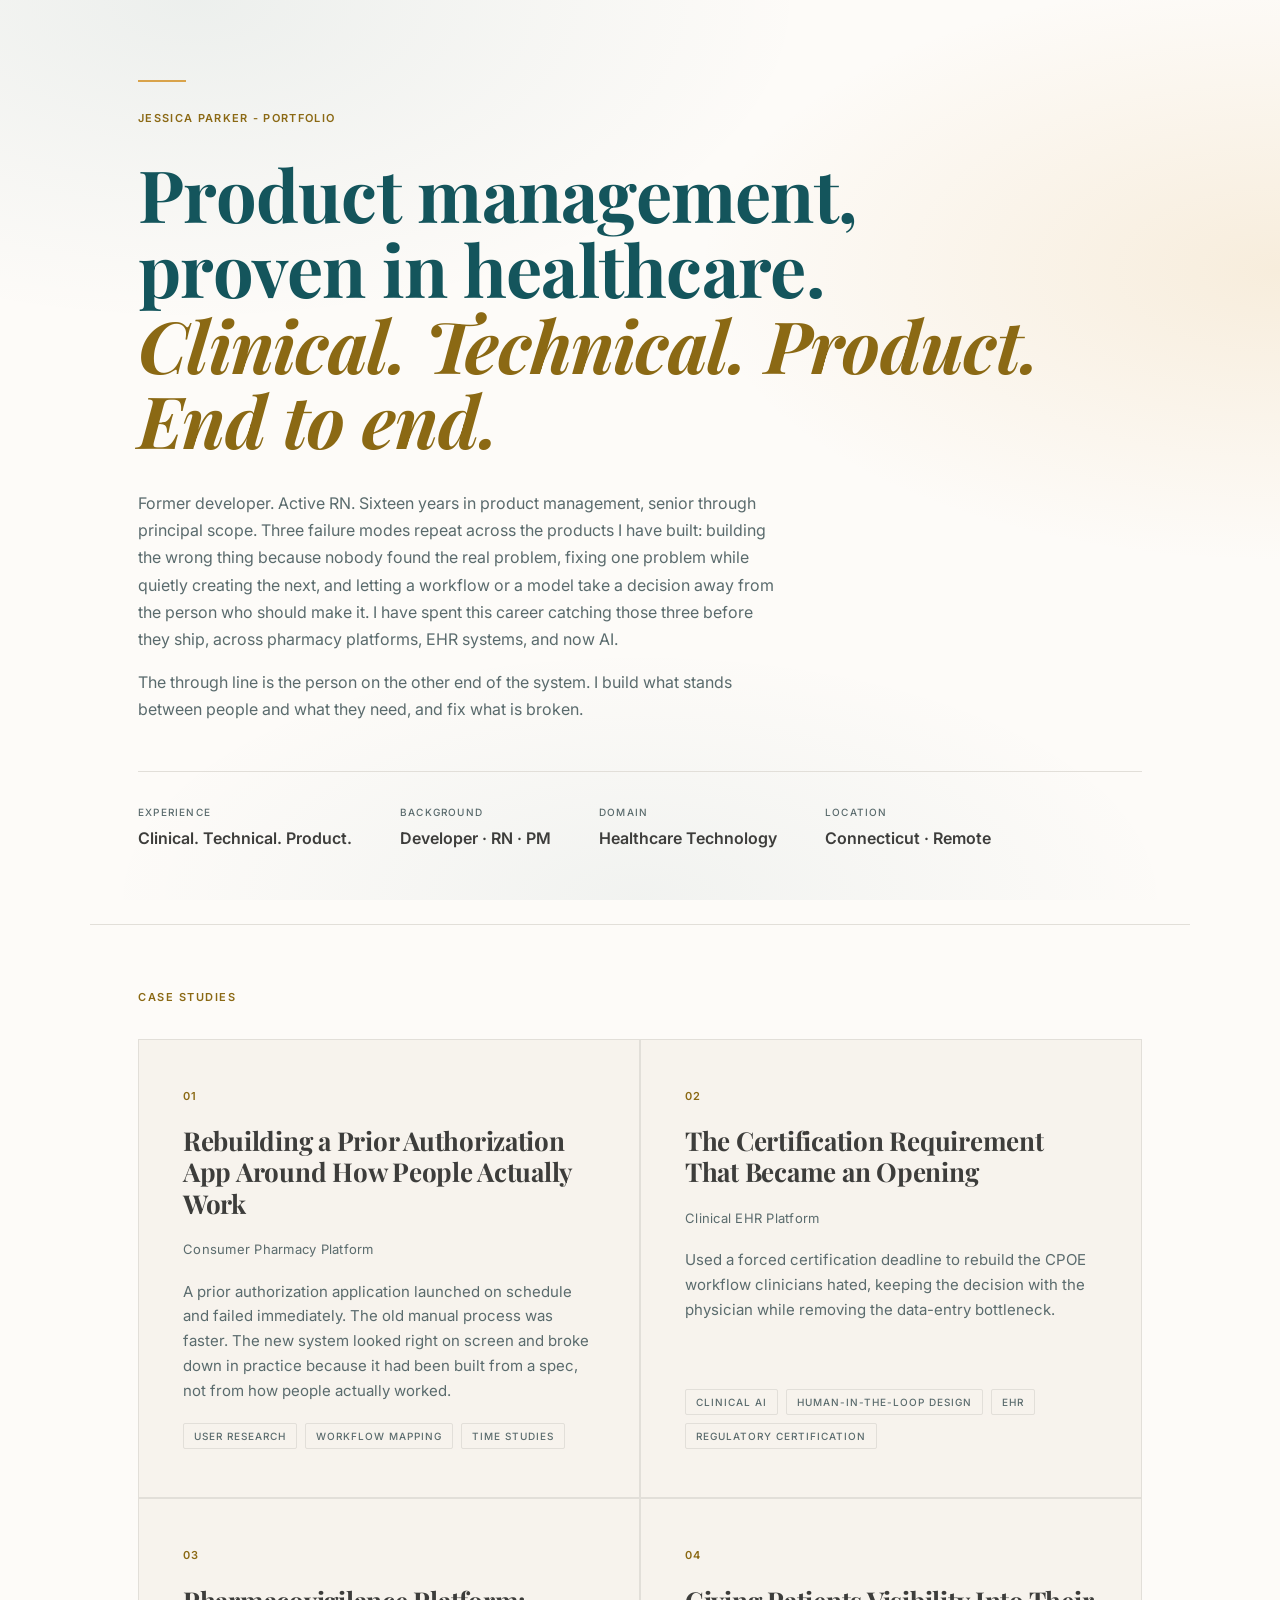
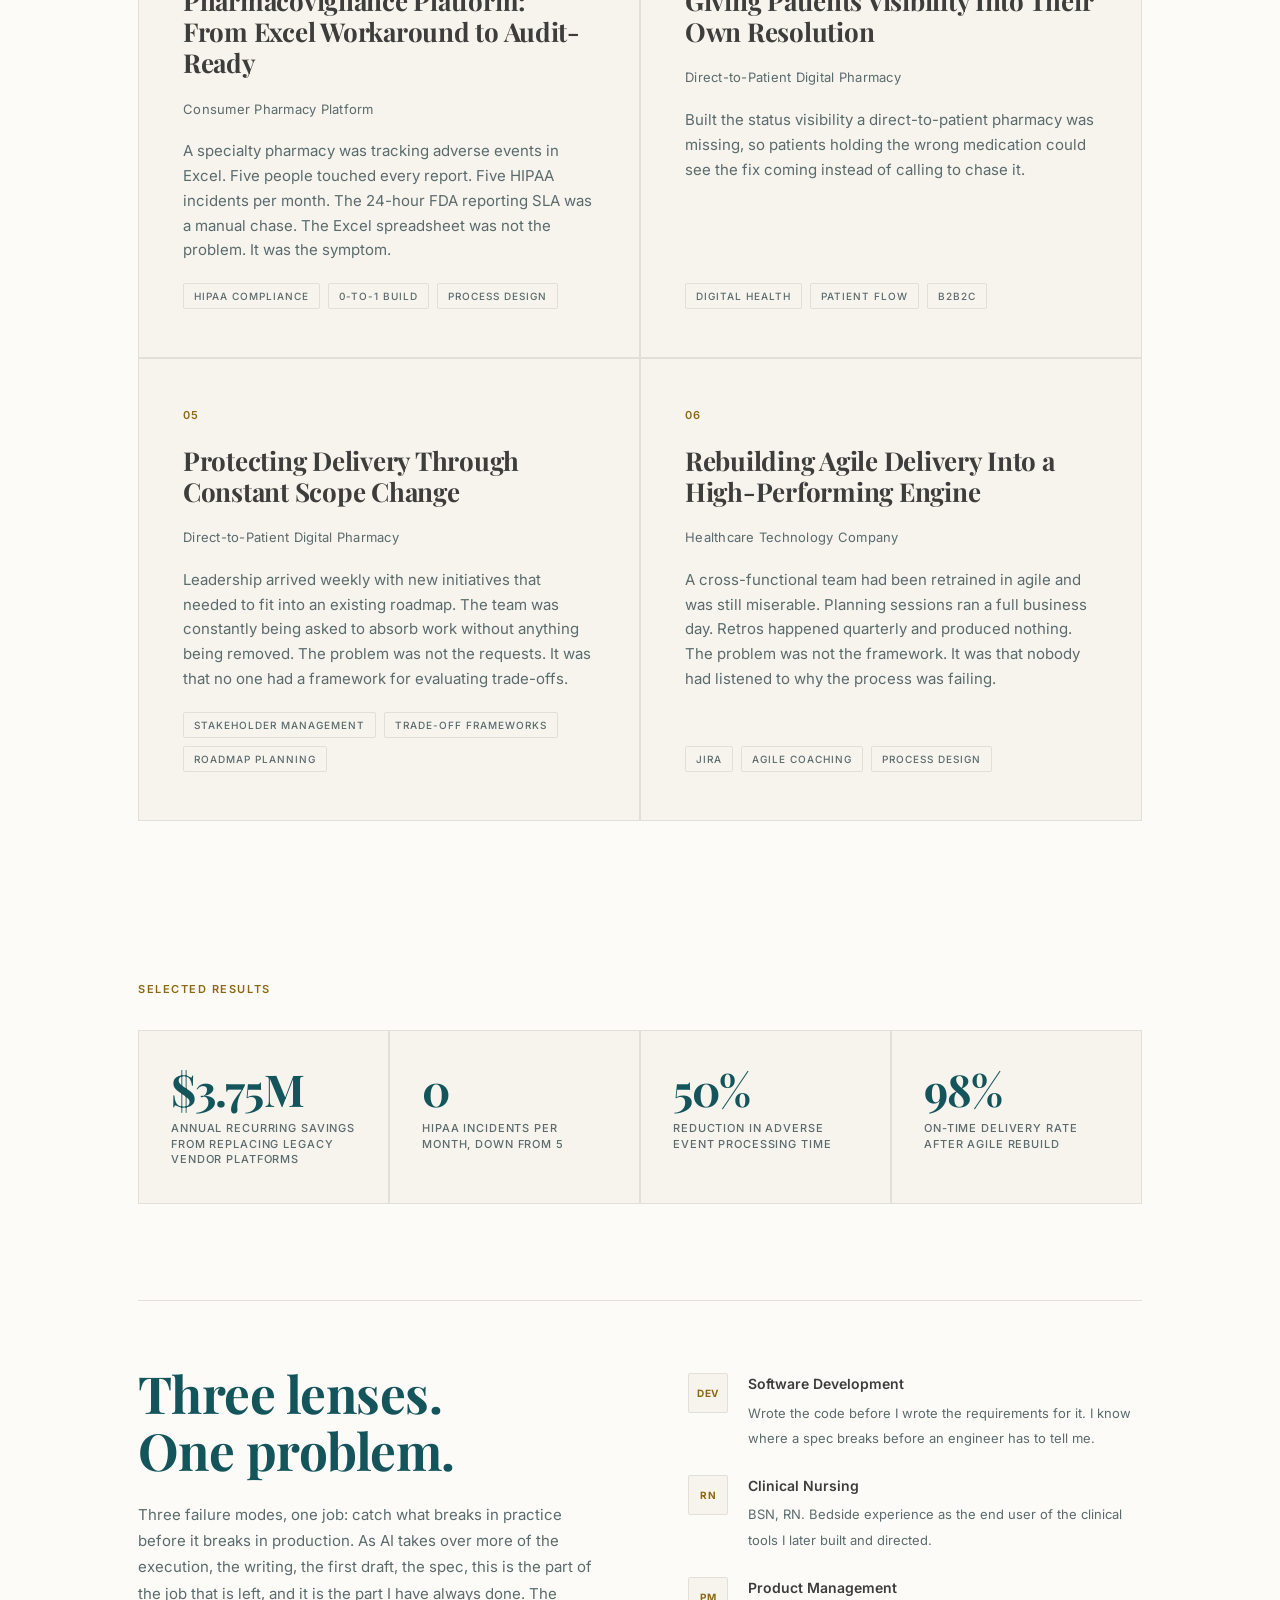
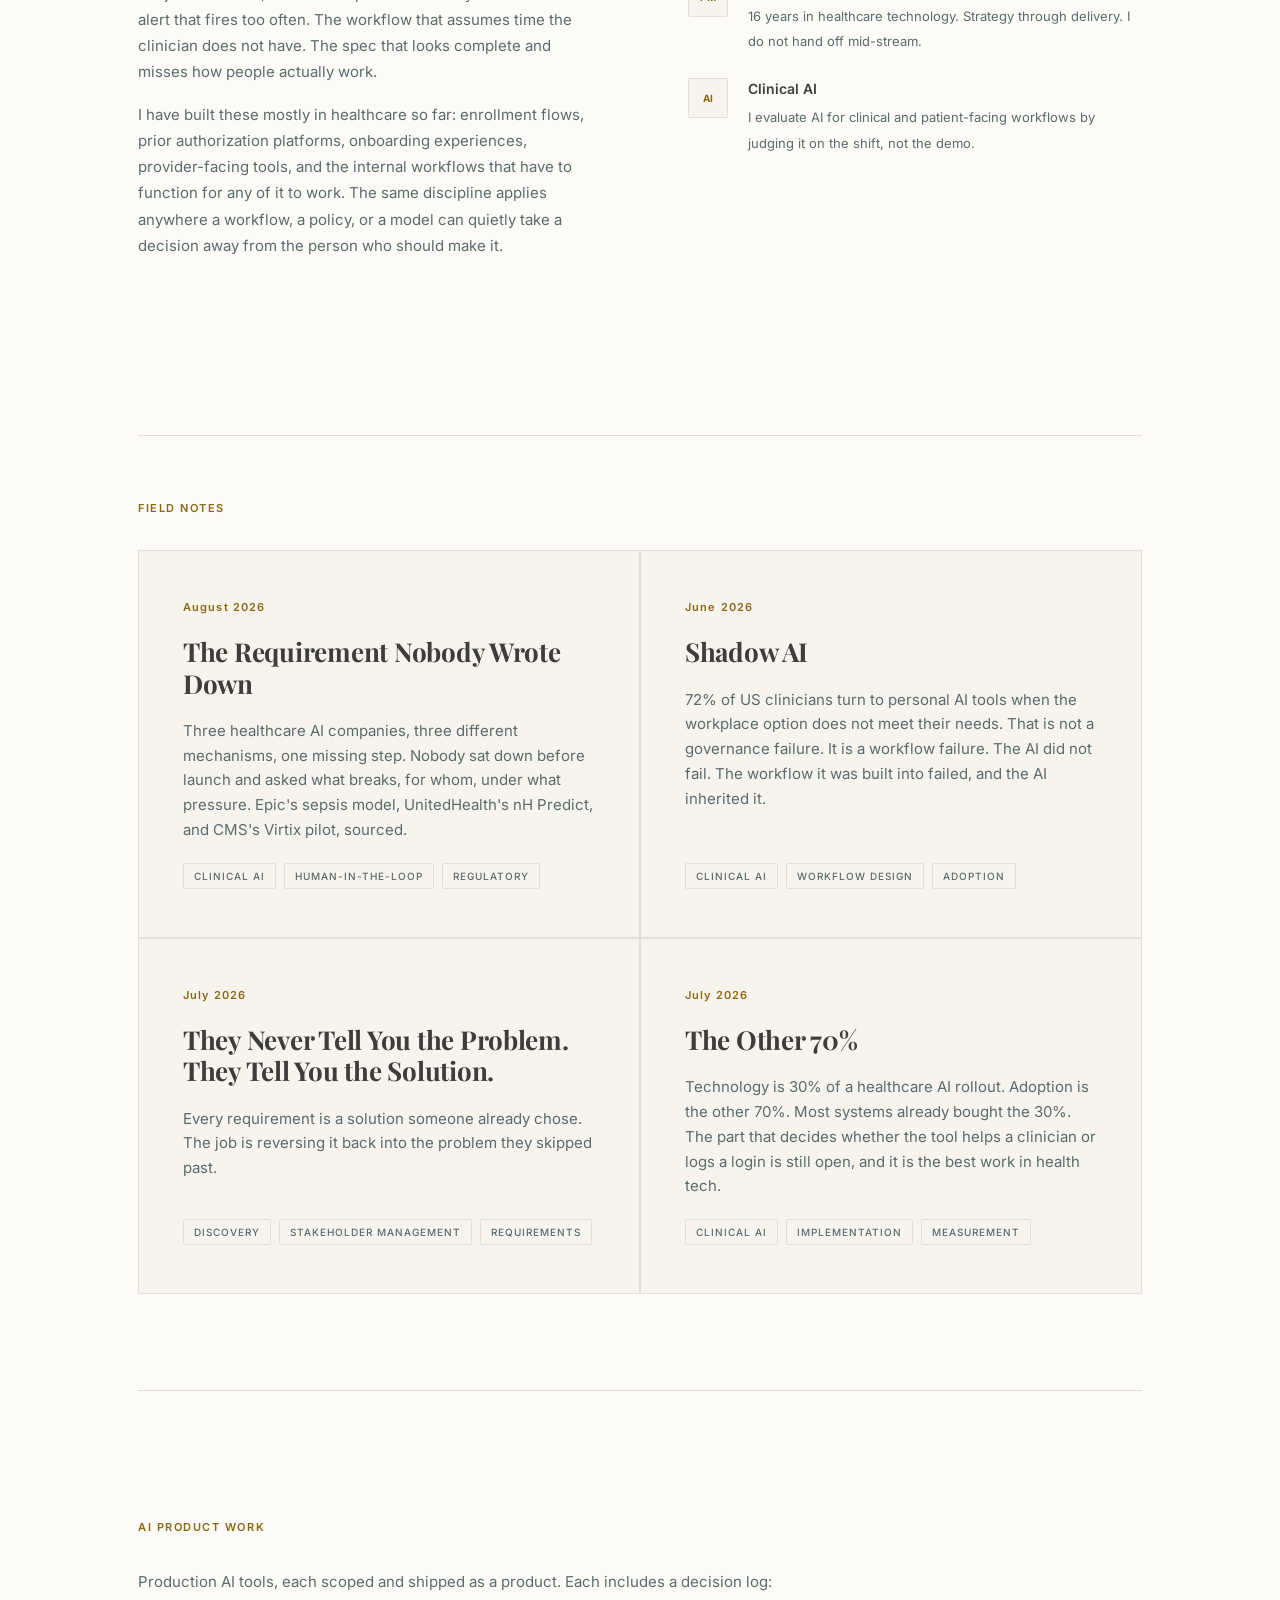
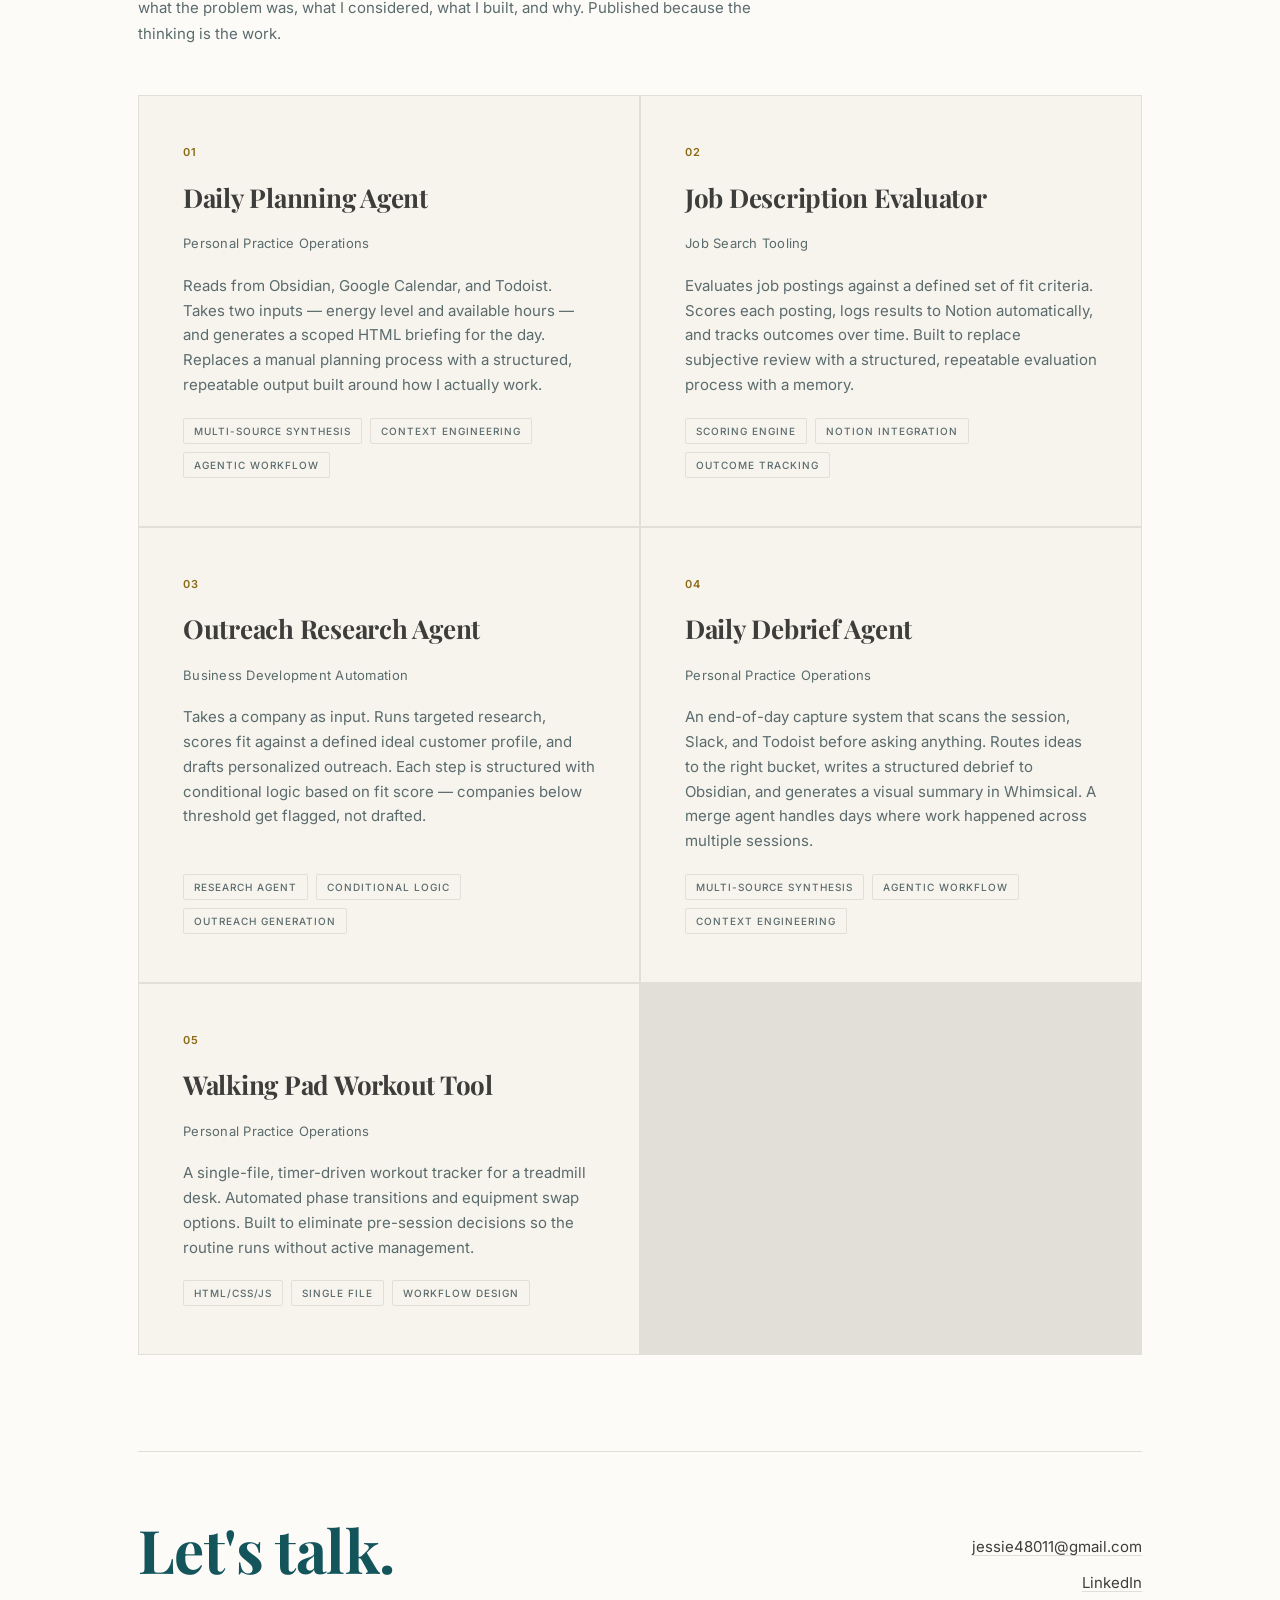
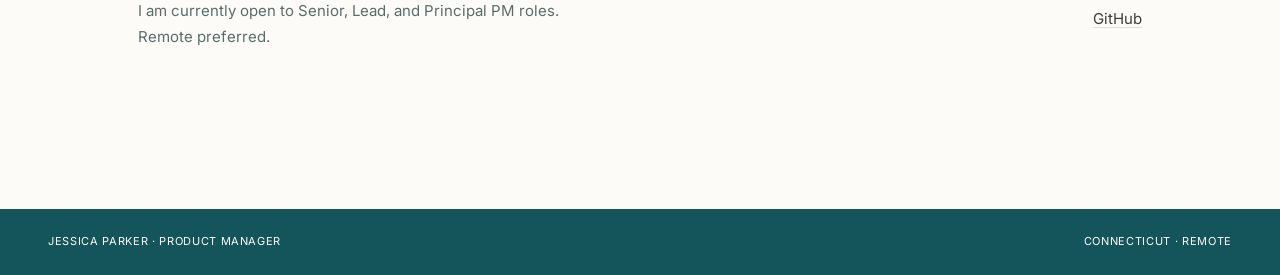
<file: index.html>
<!DOCTYPE html>
<html lang="en">
<head>
<meta charset="UTF-8">
<meta name="viewport" content="width=device-width, initial-scale=1.0">
<title>Jessica Parker, Product Manager</title>
<link rel="preconnect" href="https://fonts.googleapis.com">
<link rel="stylesheet" href="https://fonts.googleapis.com/css2?family=Playfair+Display:ital,wght@0,400;0,500;0,600;0,700;0,800;1,400;1,700&family=Inter:wght@300;400;500;600&family=DM+Mono:wght@400;500&display=swap">
<style>
  *, *::before, *::after { box-sizing: border-box; margin: 0; padding: 0; }
  :root {
    --font-heading: 'Playfair Display', serif;
    --font-body: 'Inter', sans-serif;
    --font-mono: 'DM Mono', monospace;
    --paper: #FDFBF8;
    --card: #F7F3ED;
    --white: #FFFFFF;
    --ink: #3D3D3B;
    --ink-light: #5A6B6D;
    --primary: #14555C;
    --rule: #E2DFD9;
    --accent: #8B6914;
    --accent-fill: #D9A34A;
    --accent-light: #F5EBD8;
    --accent-foreground: #3D2A08;
  }
  html h1, html h2, html h3, html h4, html h5, html h6 {
    color: var(--primary);
  }
  html { font-size: 16px; scroll-behavior: smooth; }
  body {
    background-color: var(--paper);
    background-image:
      radial-gradient(80% 60% at 15% 0%, rgba(20, 85, 92, 0.07), transparent 60%),
      radial-gradient(70% 50% at 100% 30%, rgba(217, 163, 74, 0.16), transparent 65%),
      radial-gradient(60% 40% at 50% 100%, rgba(20, 85, 92, 0.05), transparent 70%);
    background-attachment: fixed;
    color: var(--ink);
    font-family: var(--font-body);
    font-weight: 400;
    line-height: 1.6;
    -webkit-font-smoothing: antialiased;
  }
  header {
    padding: 80px 48px 72px;
    max-width: 1100px;
    margin: 0 auto;
    border-bottom: 1px solid var(--rule);
  }
  header::before {
    content: '';
    display: block;
    width: 3rem;
    height: 2px;
    background: var(--accent-fill);
    margin-bottom: 1.75rem;
  }
  .header-label {
    font-family: var(--font-body);
    font-size: 11px;
    letter-spacing: 0.12em;
    text-transform: uppercase;
    color: var(--accent);
    margin-bottom: 28px;
    font-weight: 600;
  }
  h1 {
    font-family: var(--font-heading);
    font-size: clamp(42px, 6vw, 72px);
    font-weight: 700;
    line-height: 1.05;
    letter-spacing: -0.01em;
    margin-bottom: 32px;
  }
  h1 em {
    font-style: italic;
    color: var(--accent);
    font-weight: 700;
  }
  .header-body {
    max-width: 640px;
    margin-bottom: 48px;
  }
  .header-body p {
    font-size: 16px;
    line-height: 1.7;
    color: var(--ink-light);
    margin-bottom: 16px;
    font-family: var(--font-body);
    font-weight: 400;
  }
  .header-meta {
    display: flex;
    gap: 48px;
    padding-top: 32px;
    border-top: 1px solid var(--rule);
  }
  .meta-label {
    font-family: var(--font-body);
    font-size: 10px;
    letter-spacing: 0.12em;
    text-transform: uppercase;
    color: var(--ink-light);
    display: block;
    margin-bottom: 6px;
    font-weight: 500;
  }
  .meta-value {
    font-family: var(--font-body);
    font-size: 16px;
    font-weight: 600;
    color: var(--ink);
    display: block;
  }
  main {
    max-width: 1100px;
    margin: 0 auto;
    padding: 0 48px 96px;
  }
  .section-label {
    font-family: var(--font-body);
    font-size: 11px;
    letter-spacing: 0.14em;
    text-transform: uppercase;
    color: var(--accent);
    font-weight: 600;
    padding-top: 64px;
    margin-bottom: 32px;
  }
  .cases {
    display: grid;
    grid-template-columns: 1fr 1fr;
    gap: 2px;
    background: var(--rule);
    border: 1px solid var(--rule);
    margin-bottom: 96px;
  }
  .case-card {
    background: var(--card);
    padding: 48px 44px;
    text-decoration: none;
    color: inherit;
    display: flex;
    flex-direction: column;
    gap: 20px;
    transition: background 0.15s ease, box-shadow 0.15s ease;
    position: relative;
  }
  .case-card:hover {
    background: var(--white);
    box-shadow: 0 4px 24px rgba(20, 85, 92, 0.10);
  }
  .case-number {
    font-family: var(--font-body);
    font-size: 11px;
    color: var(--accent);
    letter-spacing: 0.1em;
    font-weight: 600;
  }
  .case-title {
    font-family: var(--font-heading);
    font-size: 26px;
    font-weight: 700;
    line-height: 1.2;
    letter-spacing: -0.01em;
    color: var(--ink);
  }
  .case-context {
    font-size: 13px;
    color: var(--ink-light);
    font-weight: 400;
    letter-spacing: 0.02em;
    font-family: var(--font-body);
  }
  .case-summary {
    font-size: 15px;
    line-height: 1.65;
    color: var(--ink-light);
    flex: 1;
    font-family: var(--font-body);
  }
  .case-tags {
    display: flex;
    flex-wrap: wrap;
    gap: 8px;
    margin-top: auto;
  }
  .tag {
    font-family: var(--font-body);
    font-size: 10px;
    letter-spacing: 0.1em;
    text-transform: uppercase;
    border: 1px solid var(--rule);
    color: var(--ink-light);
    padding: 4px 10px;
    border-radius: 2px;
    font-weight: 500;
    background: transparent;
  }
  .case-arrow {
    position: absolute;
    bottom: 44px;
    right: 44px;
    font-size: 18px;
    color: var(--accent);
    opacity: 0;
    transition: opacity 0.15s ease;
  }
  .case-card:hover .case-arrow { opacity: 1; }
  .metrics {
    display: grid;
    grid-template-columns: repeat(4, 1fr);
    gap: 2px;
    background: var(--rule);
    border: 1px solid var(--rule);
    margin-bottom: 96px;
  }
  .metric {
    background: var(--card);
    padding: 36px 32px;
  }
  .metric-number {
    font-family: var(--font-heading);
    font-size: 44px;
    font-weight: 700;
    color: var(--primary);
    line-height: 1;
    margin-bottom: 10px;
    letter-spacing: -0.02em;
  }
  .metric-label {
    font-size: 11px;
    color: var(--ink-light);
    text-transform: uppercase;
    letter-spacing: 0.08em;
    line-height: 1.4;
    font-family: var(--font-body);
    font-weight: 500;
  }
  .background {
    display: grid;
    grid-template-columns: 1fr 1fr;
    gap: 96px;
    padding: 64px 0;
    border-top: 1px solid var(--rule);
    margin-bottom: 96px;
  }
  .background-left h2 {
    font-family: var(--font-heading);
    font-size: clamp(32px, 4vw, 52px);
    font-weight: 700;
    line-height: 1.1;
    letter-spacing: -0.01em;
    margin-bottom: 24px;
    color: var(--primary);
  }
  .background-left p {
    font-size: 15px;
    line-height: 1.75;
    color: var(--ink-light);
    margin-bottom: 16px;
    font-family: var(--font-body);
  }
  .background-right {
    display: flex;
    flex-direction: column;
    gap: 24px;
    padding-top: 8px;
  }
  .credential {
    display: flex;
    gap: 20px;
    align-items: flex-start;
  }
  .credential-icon {
    width: 40px;
    height: 40px;
    border: 1px solid var(--rule);
    background: var(--card);
    display: flex;
    align-items: center;
    justify-content: center;
    flex-shrink: 0;
    border-radius: 2px;
  }
  .credential-icon span {
    font-family: var(--font-body);
    font-size: 10px;
    font-weight: 700;
    color: var(--accent);
    letter-spacing: 0.05em;
  }
  .credential-text strong {
    display: block;
    font-size: 14px;
    font-weight: 600;
    margin-bottom: 4px;
    font-family: var(--font-body);
    color: var(--ink);
  }
  .credential-text span {
    font-size: 13px;
    color: var(--ink-light);
    line-height: 1.5;
    font-family: var(--font-body);
  }
  .field-notes {
    border-top: 1px solid var(--rule);
    margin-bottom: 96px;
  }
  .field-note {
    display: grid;
    grid-template-columns: 200px 1fr;
    gap: 64px;
    padding: 48px 0;
    border-bottom: 1px solid var(--rule);
  }
  .field-note-meta { padding-top: 4px; }
  .field-note-title {
    font-family: var(--font-heading);
    font-size: 18px;
    font-weight: 700;
    line-height: 1.3;
    letter-spacing: -0.01em;
    margin-bottom: 12px;
    color: var(--ink);
  }
  .field-note-date {
    font-family: var(--font-body);
    font-size: 10px;
    letter-spacing: 0.08em;
    text-transform: uppercase;
    color: var(--ink-light);
    font-weight: 500;
  }
  .field-note-body p {
    font-size: 15px;
    line-height: 1.75;
    color: var(--ink-light);
    font-family: var(--font-body);
  }
  .field-note-body p + p { margin-top: 14px; }
  .field-note-body p strong { color: var(--ink); font-weight: 600; }
  .field-note-sources {
    margin-top: 28px;
    padding-top: 20px;
    border-top: 1px solid var(--rule);
  }
  .field-note-sources-label {
    font-family: var(--font-body);
    font-size: 10px;
    letter-spacing: 0.08em;
    text-transform: uppercase;
    color: var(--ink-light);
    margin-bottom: 8px;
    font-weight: 500;
  }
  .field-note-sources p {
    font-size: 13px;
    color: var(--ink-light);
    line-height: 1.6;
    font-family: var(--font-body);
  }
  .tag-list {
    display: flex;
    flex-wrap: wrap;
    gap: 8px;
    margin-top: 24px;
  }
  .contact {
    border-top: 1px solid var(--rule);
    padding: 64px 0;
    display: grid;
    grid-template-columns: 1fr 1fr;
    gap: 96px;
  }
  .contact h2 {
    font-family: var(--font-heading);
    font-size: clamp(36px, 5vw, 60px);
    font-weight: 700;
    line-height: 1.1;
    letter-spacing: -0.01em;
    margin-bottom: 16px;
    color: var(--primary);
  }
  .contact p {
    font-size: 15px;
    color: var(--ink-light);
    line-height: 1.7;
    font-family: var(--font-body);
  }
  .contact-links {
    display: flex;
    flex-direction: column;
    gap: 12px;
    justify-content: center;
    align-items: flex-end;
  }
  .contact-links a {
    font-family: var(--font-body);
    font-size: 15px;
    color: var(--ink);
    text-decoration: underline;
    text-underline-offset: 3px;
    text-decoration-color: var(--rule);
    transition: color 0.15s ease, text-decoration-color 0.15s ease;
    font-weight: 400;
  }
  .contact-links a:hover {
    color: var(--primary);
    text-decoration-color: var(--primary);
  }
  footer {
    background: var(--primary);
    color: var(--paper);
    padding: 24px 48px;
    display: flex;
    justify-content: space-between;
    align-items: center;
    font-family: var(--font-body);
    font-size: 11px;
    letter-spacing: 0.06em;
    text-transform: uppercase;
  }
  footer a {
    color: var(--paper);
    text-decoration: none;
    opacity: 0.65;
    transition: opacity 0.15s ease;
  }
  footer a:hover { opacity: 1; }
  @media (max-width: 768px) {
    header { padding: 48px 24px 48px; }
    main { padding: 0 24px 64px; }
    .cases { grid-template-columns: 1fr; }
    .background { grid-template-columns: 1fr; gap: 48px; }
    .metrics { grid-template-columns: repeat(2, 1fr); }
    .field-note { grid-template-columns: 1fr; gap: 24px; }
    .contact { grid-template-columns: 1fr; gap: 32px; }
    .contact-links { align-items: flex-start; }
    .header-meta { flex-wrap: wrap; gap: 24px; }
    footer { flex-direction: column; gap: 12px; text-align: center; }
  }
</style>
</head>
<body>
<header>
  <p class="header-label">Jessica Parker - Portfolio</p>
<h1>Product management,<br>proven in healthcare.<br><em>Clinical. Technical. Product. End to end.</em></h1>
 <div class="header-body">
    <p>Former developer. Active RN. Sixteen years in product management, senior through principal scope. Three failure modes repeat across the products I have built: building the wrong thing because nobody found the real problem, fixing one problem while quietly creating the next, and letting a workflow or a model take a decision away from the person who should make it. I have spent this career catching those three before they ship, across pharmacy platforms, EHR systems, and now AI.</p>
    <p>The through line is the person on the other end of the system. I build what stands between people and what they need, and fix what is broken.</p>
  </div>
  <div class="header-meta">
    <div class="meta-item">
      <span class="meta-label">Experience</span>
      <span class="meta-value">Clinical. Technical. Product.</span>
    </div>
    <div class="meta-item">
      <span class="meta-label">Background</span>
      <span class="meta-value">Developer · RN · PM</span>
    </div>
    <div class="meta-item">
      <span class="meta-label">Domain</span>
      <span class="meta-value">Healthcare Technology</span>
    </div>
    <div class="meta-item">
      <span class="meta-label">Location</span>
      <span class="meta-value">Connecticut · Remote</span>
    </div>
  </div>
</header>
<main>
  <p class="section-label">Case Studies</p>
  <div class="cases">
    <a href="cases/launch.html" class="case-card">
      <span class="case-number">01</span>
      <h2 class="case-title">Rebuilding a Prior Authorization App Around How People Actually Work</h2>
      <p class="case-context">Consumer Pharmacy Platform</p>
      <p class="case-summary">A prior authorization application launched on schedule and failed immediately. The old manual process was faster. The new system looked right on screen and broke down in practice because it had been built from a spec, not from how people actually worked.</p>
      <div class="case-tags">
        <span class="tag">User Research</span>
        <span class="tag">Workflow Mapping</span>
        <span class="tag">Time Studies</span>
      </div>
      <span class="case-arrow">→</span>
    </a>
    <a href="cases/opening.html" class="case-card">
      <span class="case-number">02</span>
      <h2 class="case-title">The Certification Requirement That Became an Opening</h2>
      <p class="case-context">Clinical EHR Platform</p>
      <p class="case-summary">Used a forced certification deadline to rebuild the CPOE workflow clinicians hated, keeping the decision with the physician while removing the data-entry bottleneck.</p>
      <div class="case-tags">
        <span class="tag">Clinical AI</span>
        <span class="tag">Human-in-the-Loop Design</span>
        <span class="tag">EHR</span>
        <span class="tag">Regulatory Certification</span>
      </div>
      <span class="case-arrow">→</span>
    </a>
    <a href="cases/pharmacovigilance.html" class="case-card">
      <span class="case-number">03</span>
      <h2 class="case-title">Pharmacovigilance Platform: From Excel Workaround to Audit-Ready</h2>
      <p class="case-context">Consumer Pharmacy Platform</p>
      <p class="case-summary">A specialty pharmacy was tracking adverse events in Excel. Five people touched every report. Five HIPAA incidents per month. The 24-hour FDA reporting SLA was a manual chase. The Excel spreadsheet was not the problem. It was the symptom.</p>
      <div class="case-tags">
        <span class="tag">HIPAA Compliance</span>
        <span class="tag">0-to-1 Build</span>
        <span class="tag">Process Design</span>
      </div>
      <span class="case-arrow">→</span>
    </a>
    <a href="cases/call.html" class="case-card">
      <span class="case-number">04</span>
      <h2 class="case-title">Giving Patients Visibility Into Their Own Resolution</h2>
      <p class="case-context">Direct-to-Patient Digital Pharmacy</p>
      <p class="case-summary">Built the status visibility a direct-to-patient pharmacy was missing, so patients holding the wrong medication could see the fix coming instead of calling to chase it.</p>
      <div class="case-tags">
        <span class="tag">Digital Health</span>
        <span class="tag">Patient Flow</span>
        <span class="tag">B2B2C</span>
      </div>
      <span class="case-arrow">→</span>
    </a>
    <a href="cases/chaos.html" class="case-card">
      <span class="case-number">05</span>
      <h2 class="case-title">Protecting Delivery Through Constant Scope Change</h2>
      <p class="case-context">Direct-to-Patient Digital Pharmacy</p>
      <p class="case-summary">Leadership arrived weekly with new initiatives that needed to fit into an existing roadmap. The team was constantly being asked to absorb work without anything being removed. The problem was not the requests. It was that no one had a framework for evaluating trade-offs.</p>
      <div class="case-tags">
        <span class="tag">Stakeholder Management</span>
        <span class="tag">Trade-off Frameworks</span>
        <span class="tag">Roadmap Planning</span>
      </div>
      <span class="case-arrow">→</span>
    </a>
    <a href="cases/agile.html" class="case-card">
      <span class="case-number">06</span>
      <h2 class="case-title">Rebuilding Agile Delivery Into a High-Performing Engine</h2>
      <p class="case-context">Healthcare Technology Company</p>
      <p class="case-summary">A cross-functional team had been retrained in agile and was still miserable. Planning sessions ran a full business day. Retros happened quarterly and produced nothing. The problem was not the framework. It was that nobody had listened to why the process was failing.</p>
      <div class="case-tags">
        <span class="tag">Jira</span>
        <span class="tag">Agile Coaching</span>
        <span class="tag">Process Design</span>
      </div>
      <span class="case-arrow">→</span>
    </a>
  </div>
  <p class="section-label">Selected Results</p>
  <div class="metrics">
    <div class="metric">
      <div class="metric-number">$3.75M</div>
      <div class="metric-label">Annual recurring savings from replacing legacy vendor platforms</div>
    </div>
    <div class="metric">
      <div class="metric-number">0</div>
      <div class="metric-label">HIPAA incidents per month, down from 5</div>
    </div>
    <div class="metric">
      <div class="metric-number">50%</div>
      <div class="metric-label">Reduction in adverse event processing time</div>
    </div>
    <div class="metric">
      <div class="metric-number">98%</div>
      <div class="metric-label">On-time delivery rate after agile rebuild</div>
    </div>
  </div>
  <div class="background">
    <div class="background-left">
      <h2>Three lenses.<br>One problem.</h2>
<p>Three failure modes, one job: catch what breaks in practice before it breaks in production. As AI takes over more of the execution, the writing, the first draft, the spec, this is the part of the job that is left, and it is the part I have always done. The alert that fires too often. The workflow that assumes time the clinician does not have. The spec that looks complete and misses how people actually work.</p>
     <p>I have built these mostly in healthcare so far: enrollment flows, prior authorization platforms, onboarding experiences, provider-facing tools, and the internal workflows that have to function for any of it to work. The same discipline applies anywhere a workflow, a policy, or a model can quietly take a decision away from the person who should make it.</p>
    </div>
    <div class="background-right">
      <div class="credential">
        <div class="credential-icon"><span>DEV</span></div>
        <div class="credential-text">
          <strong>Software Development</strong>
          <span>Wrote the code before I wrote the requirements for it. I know where a spec breaks before an engineer has to tell me.</span>
        </div>
      </div>
      <div class="credential">
        <div class="credential-icon"><span>RN</span></div>
        <div class="credential-text">
          <strong>Clinical Nursing</strong>
          <span>BSN, RN. Bedside experience as the end user of the clinical tools I later built and directed.</span>
        </div>
      </div>
      <div class="credential">
        <div class="credential-icon"><span>PM</span></div>
        <div class="credential-text">
          <strong>Product Management</strong>
          <span>16 years in healthcare technology. Strategy through delivery. I do not hand off mid-stream.</span>
        </div>
      </div>
      <div class="credential">
        <div class="credential-icon"><span>AI</span></div>
        <div class="credential-text">
          <strong>Clinical AI</strong>
          <span>I evaluate AI for clinical and patient-facing workflows by judging it on the shift, not the demo.</span>
        </div>
      </div>
    </div>
  </div>
  <div class="field-notes" id="field-notes">
    <p class="section-label">Field Notes</p>
    <div class="cases">
      <a href="notes/requirement-nobody-wrote-down.html" class="case-card">
        <span class="case-number">August 2026</span>
        <h2 class="case-title">The Requirement Nobody Wrote Down</h2>
        <p class="case-summary">Three healthcare AI companies, three different mechanisms, one missing step. Nobody sat down before launch and asked what breaks, for whom, under what pressure. Epic's sepsis model, UnitedHealth's nH Predict, and CMS's Virtix pilot, sourced.</p>
        <div class="case-tags">
          <span class="tag">Clinical AI</span>
          <span class="tag">Human-in-the-Loop</span>
          <span class="tag">Regulatory</span>
        </div>
        <span class="case-arrow">→</span>
      </a>
      <a href="notes/shadow-ai.html" class="case-card">
        <span class="case-number">June 2026</span>
        <h2 class="case-title">Shadow AI</h2>
        <p class="case-summary">72% of US clinicians turn to personal AI tools when the workplace option does not meet their needs. That is not a governance failure. It is a workflow failure. The AI did not fail. The workflow it was built into failed, and the AI inherited it.</p>
        <div class="case-tags">
          <span class="tag">Clinical AI</span>
          <span class="tag">Workflow Design</span>
          <span class="tag">Adoption</span>
        </div>
        <span class="case-arrow">→</span>
      </a>
      <a href="notes/problem.html" class="case-card">
        <span class="case-number">July 2026</span>
        <h2 class="case-title">They Never Tell You the Problem. They Tell You the Solution.</h2>
        <p class="case-summary">Every requirement is a solution someone already chose. The job is reversing it back into the problem they skipped past.</p>
        <div class="case-tags">
          <span class="tag">Discovery</span>
          <span class="tag">Stakeholder Management</span>
          <span class="tag">Requirements</span>
        </div>
        <span class="case-arrow">→</span>
      </a>
      <a href="notes/seventy-percent.html" class="case-card">
        <span class="case-number">July 2026</span>
        <h2 class="case-title">The Other 70%</h2>
        <p class="case-summary">Technology is 30% of a healthcare AI rollout. Adoption is the other 70%. Most systems already bought the 30%. The part that decides whether the tool helps a clinician or logs a login is still open, and it is the best work in health tech.</p>
        <div class="case-tags">
          <span class="tag">Clinical AI</span>
          <span class="tag">Implementation</span>
          <span class="tag">Measurement</span>
        </div>
        <span class="case-arrow">→</span>
      </a>
    </div>
  </div>
  <div style="border-top: 1px solid var(--rule); padding-top: 64px; margin-bottom: 96px;">
    <p class="section-label">AI Product Work</p>
    <p style="font-size: 15px; line-height: 1.75; color: var(--ink-light); max-width: 640px; margin-bottom: 48px; font-family: var(--font-body);">Production AI tools, each scoped and shipped as a product. Each includes a decision log: what the problem was, what I considered, what I built, and why. Published because the thinking is the work.</p>
    <div class="cases">
      <a href="https://github.com/jparkerpm-cmyk/jessica-parker-ai-pm/tree/main/squirrel's-desk-daily-planning-agent" class="case-card" target="_blank">
        <span class="case-number">01</span>
        <h2 class="case-title">Daily Planning Agent</h2>
        <p class="case-context">Personal Practice Operations</p>
        <p class="case-summary">Reads from Obsidian, Google Calendar, and Todoist. Takes two inputs — energy level and available hours — and generates a scoped HTML briefing for the day. Replaces a manual planning process with a structured, repeatable output built around how I actually work.</p>
        <div class="case-tags">
          <span class="tag">Multi-source Synthesis</span>
          <span class="tag">Context Engineering</span>
          <span class="tag">Agentic Workflow</span>
        </div>
        <span class="case-arrow">→</span>
      </a>
      <a href="https://github.com/jparkerpm-cmyk/jessica-parker-ai-pm/tree/main/jd-triage" class="case-card" target="_blank">
        <span class="case-number">02</span>
        <h2 class="case-title">Job Description Evaluator</h2>
        <p class="case-context">Job Search Tooling</p>
        <p class="case-summary">Evaluates job postings against a defined set of fit criteria. Scores each posting, logs results to Notion automatically, and tracks outcomes over time. Built to replace subjective review with a structured, repeatable evaluation process with a memory.</p>
        <div class="case-tags">
          <span class="tag">Scoring Engine</span>
          <span class="tag">Notion Integration</span>
          <span class="tag">Outcome Tracking</span>
        </div>
        <span class="case-arrow">→</span>
      </a>
      <a href="https://github.com/jparkerpm-cmyk/jessica-parker-ai-pm/tree/main/parker-pm-outreach-agent" class="case-card" target="_blank">
        <span class="case-number">03</span>
        <h2 class="case-title">Outreach Research Agent</h2>
        <p class="case-context">Business Development Automation</p>
        <p class="case-summary">Takes a company as input. Runs targeted research, scores fit against a defined ideal customer profile, and drafts personalized outreach. Each step is structured with conditional logic based on fit score — companies below threshold get flagged, not drafted.</p>
        <div class="case-tags">
          <span class="tag">Research Agent</span>
          <span class="tag">Conditional Logic</span>
          <span class="tag">Outreach Generation</span>
        </div>
        <span class="case-arrow">→</span>
      </a>
      <a href="https://github.com/jparkerpm-cmyk/jessica-parker-ai-pm/tree/main/daily-debrief-agent" class="case-card" target="_blank">
        <span class="case-number">04</span>
        <h2 class="case-title">Daily Debrief Agent</h2>
        <p class="case-context">Personal Practice Operations</p>
        <p class="case-summary">An end-of-day capture system that scans the session, Slack, and Todoist before asking anything. Routes ideas to the right bucket, writes a structured debrief to Obsidian, and generates a visual summary in Whimsical. A merge agent handles days where work happened across multiple sessions.</p>
        <div class="case-tags">
          <span class="tag">Multi-source Synthesis</span>
          <span class="tag">Agentic Workflow</span>
          <span class="tag">Context Engineering</span>
        </div>
        <span class="case-arrow">→</span>
      </a>
      <a href="https://claude.ai/public/artifacts/f4637fa1-86b8-499b-a683-68ba5047c889" class="case-card" target="_blank">
        <span class="case-number">05</span>
        <h2 class="case-title">Walking Pad Workout Tool</h2>
        <p class="case-context">Personal Practice Operations</p>
        <p class="case-summary">A single-file, timer-driven workout tracker for a treadmill desk. Automated phase transitions and equipment swap options. Built to eliminate pre-session decisions so the routine runs without active management.</p>
        <div class="case-tags">
          <span class="tag">HTML/CSS/JS</span>
          <span class="tag">Single File</span>
          <span class="tag">Workflow Design</span>
        </div>
        <span class="case-arrow">→</span>
      </a>
    </div>
  </div>
  <div class="contact">
    <div>
      <h2>Let's talk.</h2>
      <p>I am currently open to Senior, Lead, and Principal PM roles. Remote preferred.</p>
    </div>
    <div class="contact-links">
      <a href="mailto:jessie48011@gmail.com" class="contact-link">jessie48011@gmail.com</a>
      <a href="https://linkedin.com/in/jessicaparkerpm" class="contact-link" target="_blank">LinkedIn</a>
      <a href="https://github.com/jparkerpm-cmyk/jessica-parker-portfolio" class="contact-link" target="_blank">GitHub</a>
    </div>
  </div>
</main>
<footer>
  <span>Jessica Parker · Product Manager</span>
  <span>Connecticut · Remote</span>
</footer>
</body>
</html>
</file>
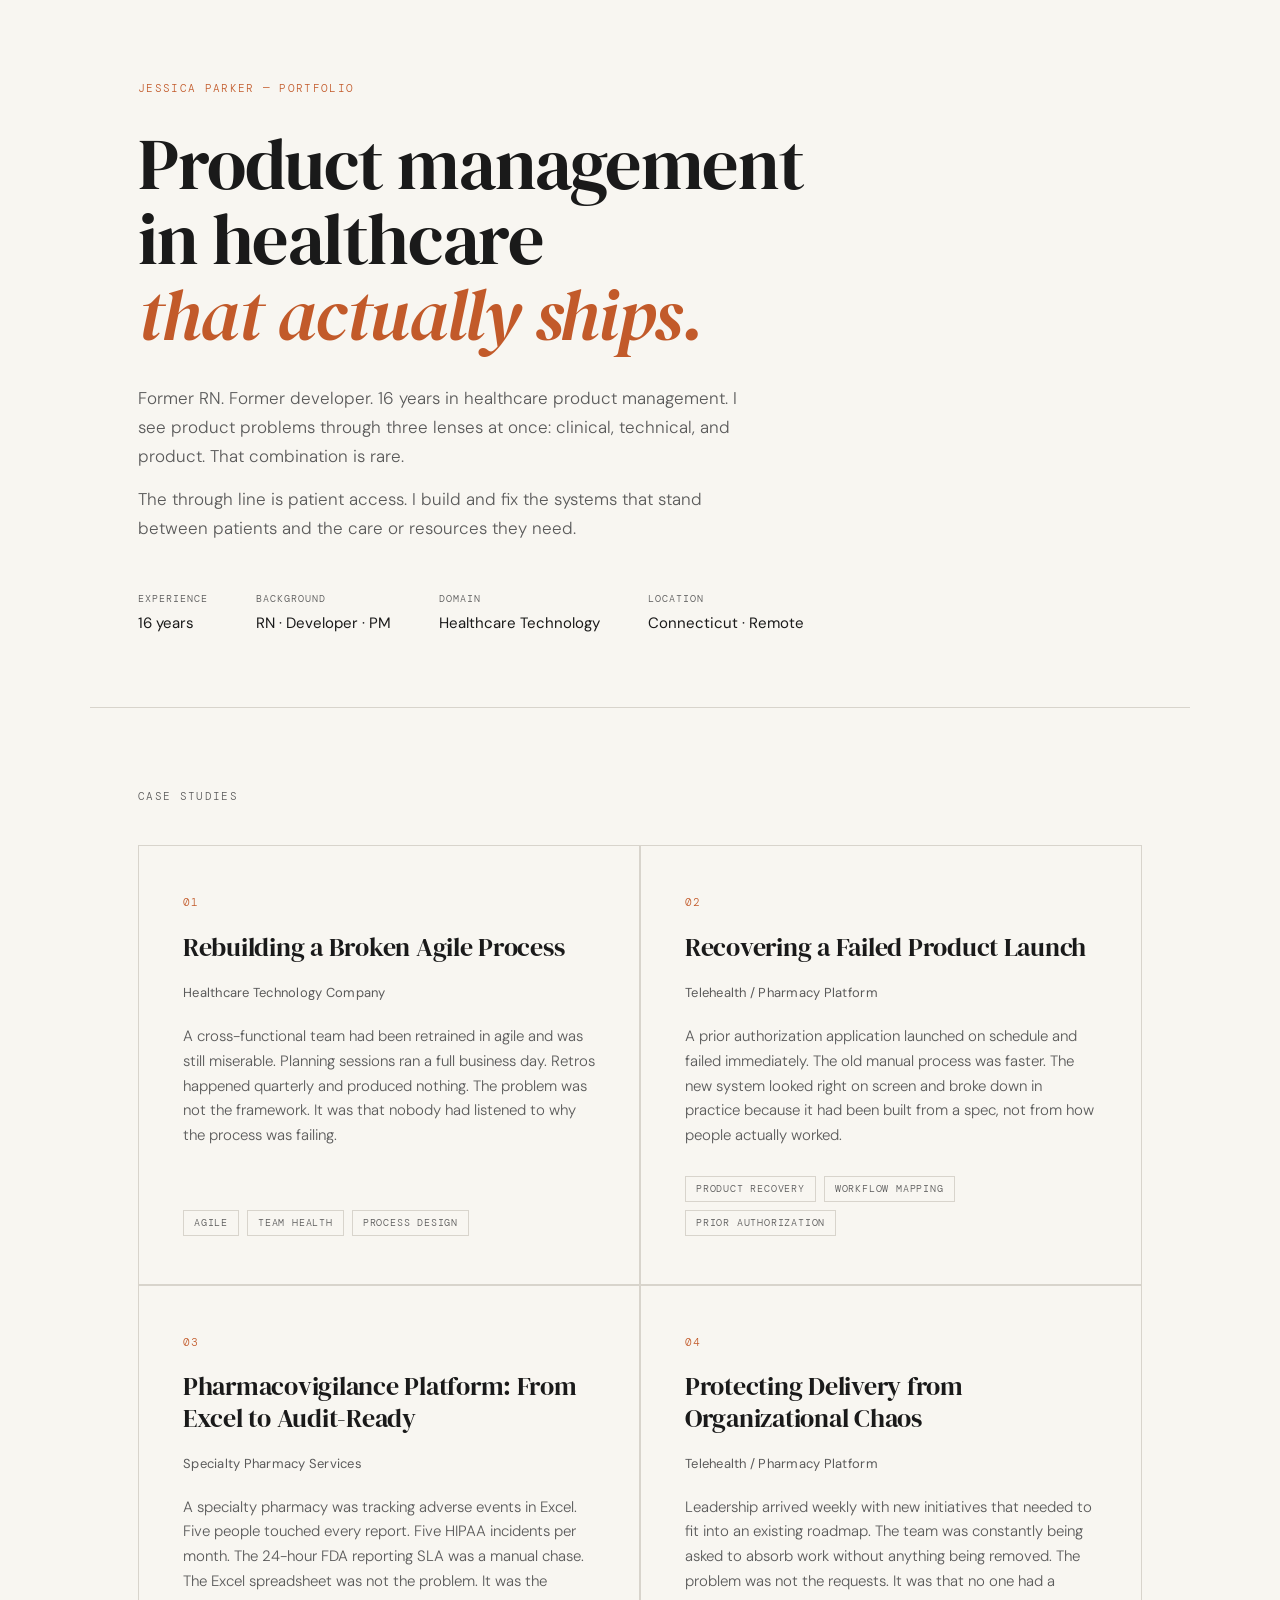
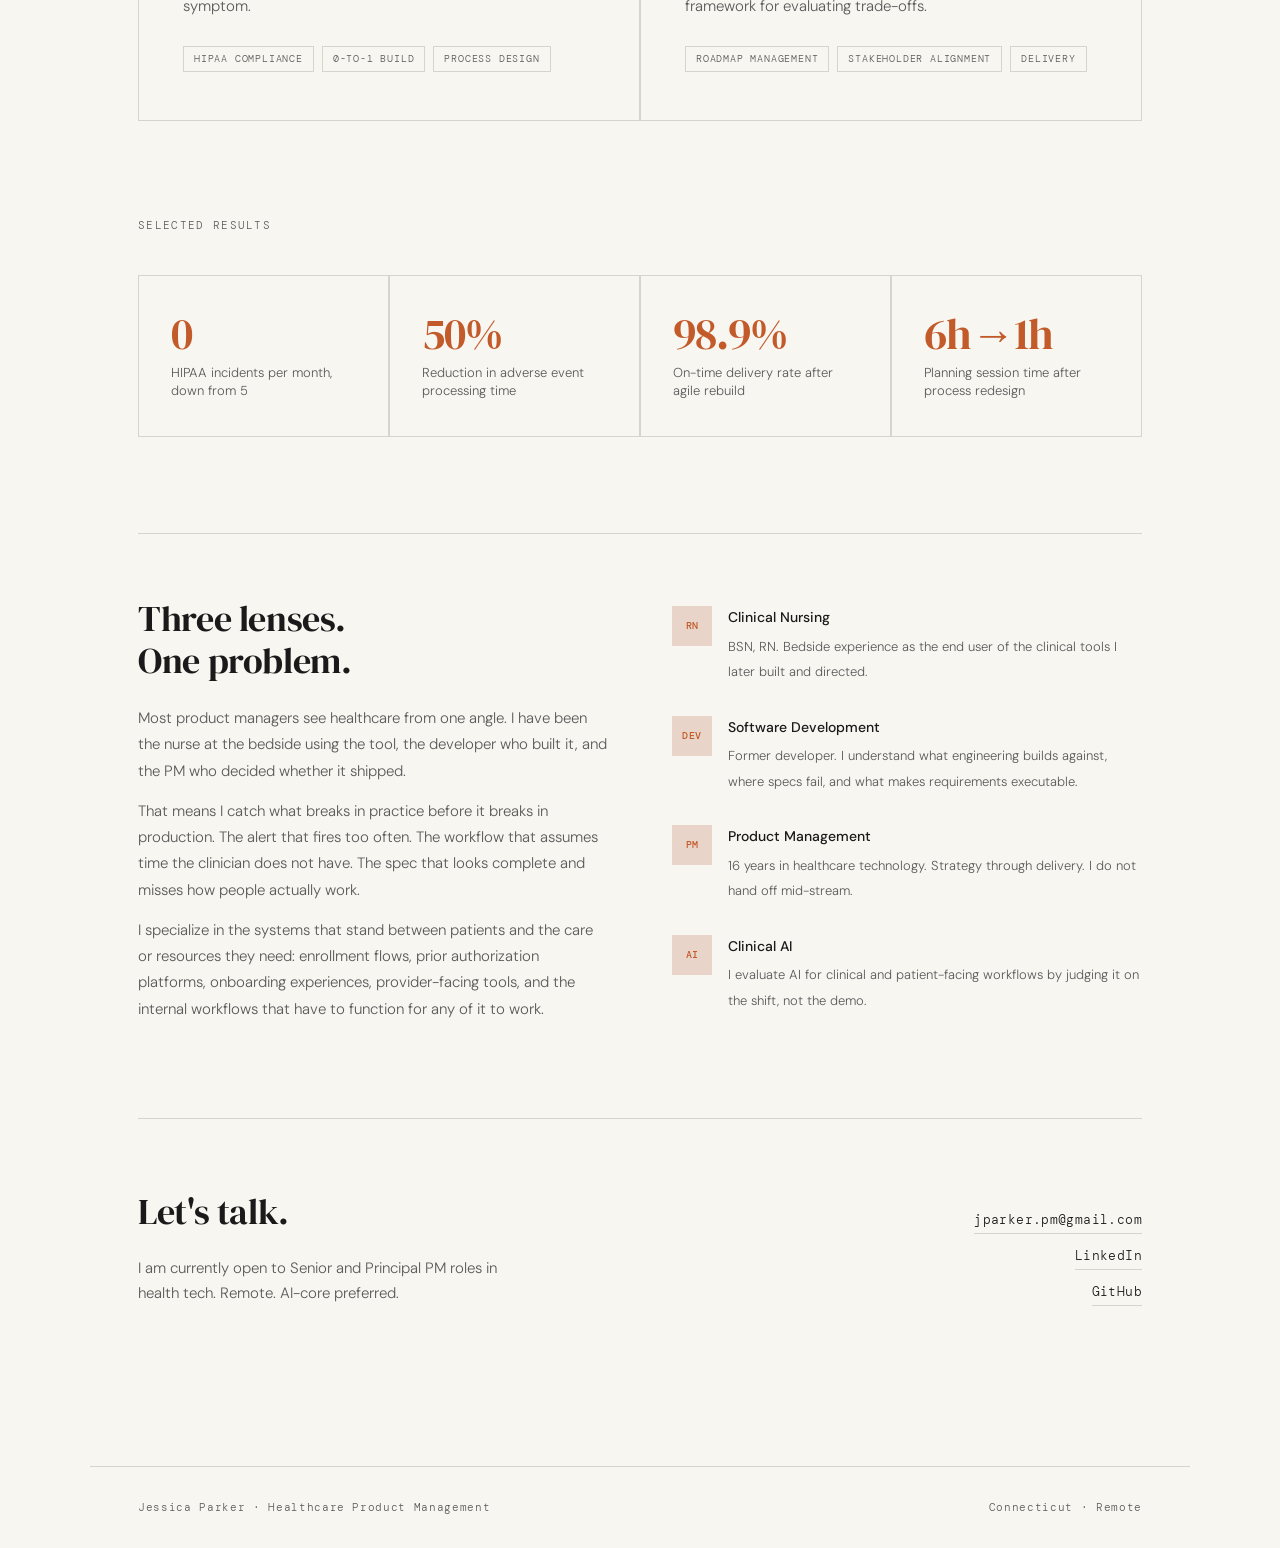
<file: idex.html>
<!DOCTYPE html>
<html lang="en">
<head>
<meta charset="UTF-8">
<meta name="viewport" content="width=device-width, initial-scale=1.0">
<title>Jessica Parker — Product Manager, Healthcare Technology</title>
<link rel="preconnect" href="https://fonts.googleapis.com">
<link href="https://fonts.googleapis.com/css2?family=DM+Serif+Display:ital@0;1&family=DM+Sans:wght@300;400;500&family=DM+Mono:wght@400;500&display=swap" rel="stylesheet">
<style>
  *, *::before, *::after { box-sizing: border-box; margin: 0; padding: 0; }

  :root {
    --ink: #1a1a1a;
    --ink-light: #5a5a5a;
    --paper: #f8f6f1;
    --rule: #d8d4cc;
    --accent: #c25a2a;
    --accent-light: #e8d4c8;
    --white: #ffffff;
  }

  html { font-size: 16px; scroll-behavior: smooth; }

  body {
    background: var(--paper);
    color: var(--ink);
    font-family: 'DM Sans', sans-serif;
    font-weight: 300;
    line-height: 1.6;
    -webkit-font-smoothing: antialiased;
  }

  /* HEADER */
  header {
    padding: 80px 48px 72px;
    max-width: 1100px;
    margin: 0 auto;
    border-bottom: 1px solid var(--rule);
  }

  .header-label {
    font-family: 'DM Mono', monospace;
    font-size: 11px;
    letter-spacing: 0.12em;
    text-transform: uppercase;
    color: var(--accent);
    margin-bottom: 28px;
  }

  h1 {
    font-family: 'DM Serif Display', serif;
    font-size: clamp(42px, 6vw, 72px);
    font-weight: 400;
    line-height: 1.05;
    letter-spacing: -0.02em;
    margin-bottom: 32px;
  }

  h1 em {
    font-style: italic;
    color: var(--accent);
  }

  .header-body {
    max-width: 620px;
    font-size: 17px;
    line-height: 1.7;
    color: var(--ink-light);
  }

  .header-body p + p { margin-top: 14px; }

  .header-meta {
    margin-top: 48px;
    display: flex;
    gap: 48px;
    flex-wrap: wrap;
  }

  .meta-item {
    display: flex;
    flex-direction: column;
    gap: 4px;
  }

  .meta-label {
    font-family: 'DM Mono', monospace;
    font-size: 10px;
    letter-spacing: 0.1em;
    text-transform: uppercase;
    color: var(--ink-light);
  }

  .meta-value {
    font-size: 15px;
    font-weight: 400;
    color: var(--ink);
  }

  /* MAIN */
  main {
    max-width: 1100px;
    margin: 0 auto;
    padding: 80px 48px;
  }

  .section-label {
    font-family: 'DM Mono', monospace;
    font-size: 11px;
    letter-spacing: 0.12em;
    text-transform: uppercase;
    color: var(--ink-light);
    margin-bottom: 40px;
  }

  /* CASE STUDY GRID */
  .cases {
    display: grid;
    grid-template-columns: 1fr 1fr;
    gap: 2px;
    background: var(--rule);
    border: 1px solid var(--rule);
    margin-bottom: 96px;
  }

  .case-card {
    background: var(--paper);
    padding: 48px 44px;
    text-decoration: none;
    color: inherit;
    display: flex;
    flex-direction: column;
    gap: 20px;
    transition: background 0.15s ease;
    position: relative;
  }

  .case-card:hover { background: var(--white); }

  .case-number {
    font-family: 'DM Mono', monospace;
    font-size: 11px;
    color: var(--accent);
    letter-spacing: 0.1em;
  }

  .case-title {
    font-family: 'DM Serif Display', serif;
    font-size: 26px;
    font-weight: 400;
    line-height: 1.2;
    letter-spacing: -0.01em;
  }

  .case-context {
    font-size: 13px;
    color: var(--ink-light);
    font-weight: 400;
    letter-spacing: 0.02em;
  }

  .case-summary {
    font-size: 15px;
    line-height: 1.65;
    color: var(--ink-light);
    flex: 1;
  }

  .case-tags {
    display: flex;
    flex-wrap: wrap;
    gap: 8px;
    margin-top: 8px;
  }

  .tag {
    font-family: 'DM Mono', monospace;
    font-size: 10px;
    letter-spacing: 0.08em;
    text-transform: uppercase;
    padding: 4px 10px;
    border: 1px solid var(--rule);
    color: var(--ink-light);
  }

  .case-arrow {
    position: absolute;
    bottom: 44px;
    right: 44px;
    font-size: 18px;
    color: var(--accent);
    opacity: 0;
    transition: opacity 0.15s ease, transform 0.15s ease;
  }

  .case-card:hover .case-arrow {
    opacity: 1;
    transform: translateX(4px);
  }

  /* BACKGROUND */
  .background {
    display: grid;
    grid-template-columns: 1fr 1fr;
    gap: 64px;
    padding-top: 64px;
    border-top: 1px solid var(--rule);
    margin-bottom: 96px;
  }

  .background-left h2 {
    font-family: 'DM Serif Display', serif;
    font-size: 36px;
    font-weight: 400;
    line-height: 1.15;
    margin-bottom: 24px;
    letter-spacing: -0.01em;
  }

  .background-left p {
    font-size: 15px;
    line-height: 1.75;
    color: var(--ink-light);
  }

  .background-left p + p { margin-top: 14px; }

  .background-right {
    display: flex;
    flex-direction: column;
    gap: 32px;
    padding-top: 8px;
  }

  .credential {
    display: grid;
    grid-template-columns: 40px 1fr;
    gap: 16px;
    align-items: start;
  }

  .credential-icon {
    width: 40px;
    height: 40px;
    background: var(--accent-light);
    display: flex;
    align-items: center;
    justify-content: center;
    flex-shrink: 0;
  }

  .credential-icon span {
    font-family: 'DM Mono', monospace;
    font-size: 10px;
    font-weight: 500;
    color: var(--accent);
    letter-spacing: 0.05em;
  }

  .credential-text strong {
    display: block;
    font-size: 14px;
    font-weight: 500;
    margin-bottom: 4px;
  }

  .credential-text span {
    font-size: 13px;
    color: var(--ink-light);
    line-height: 1.5;
  }

  /* METRICS */
  .metrics {
    display: grid;
    grid-template-columns: repeat(4, 1fr);
    gap: 2px;
    background: var(--rule);
    border: 1px solid var(--rule);
    margin-bottom: 96px;
  }

  .metric {
    background: var(--paper);
    padding: 36px 32px;
  }

  .metric-number {
    font-family: 'DM Serif Display', serif;
    font-size: 44px;
    font-weight: 400;
    color: var(--accent);
    line-height: 1;
    margin-bottom: 8px;
    letter-spacing: -0.02em;
  }

  .metric-label {
    font-size: 13px;
    color: var(--ink-light);
    line-height: 1.4;
  }

  /* CONTACT */
  .contact {
    padding-top: 64px;
    border-top: 1px solid var(--rule);
    display: flex;
    justify-content: space-between;
    align-items: flex-end;
    flex-wrap: wrap;
    gap: 32px;
  }

  .contact h2 {
    font-family: 'DM Serif Display', serif;
    font-size: 36px;
    font-weight: 400;
    letter-spacing: -0.01em;
    margin-bottom: 16px;
  }

  .contact p {
    font-size: 15px;
    color: var(--ink-light);
    max-width: 400px;
    line-height: 1.65;
  }

  .contact-links {
    display: flex;
    flex-direction: column;
    gap: 12px;
    align-items: flex-end;
  }

  .contact-link {
    font-family: 'DM Mono', monospace;
    font-size: 13px;
    color: var(--ink);
    text-decoration: none;
    letter-spacing: 0.03em;
    border-bottom: 1px solid var(--rule);
    padding-bottom: 2px;
    transition: border-color 0.15s ease, color 0.15s ease;
  }

  .contact-link:hover {
    color: var(--accent);
    border-color: var(--accent);
  }

  /* FOOTER */
  footer {
    margin-top: 80px;
    padding: 32px 48px;
    border-top: 1px solid var(--rule);
    max-width: 1100px;
    margin-left: auto;
    margin-right: auto;
    display: flex;
    justify-content: space-between;
    align-items: center;
  }

  footer span {
    font-family: 'DM Mono', monospace;
    font-size: 11px;
    color: var(--ink-light);
    letter-spacing: 0.06em;
  }

  @media (max-width: 768px) {
    header, main { padding: 48px 24px; }
    .cases { grid-template-columns: 1fr; }
    .background { grid-template-columns: 1fr; gap: 48px; }
    .metrics { grid-template-columns: 1fr 1fr; }
    .contact { flex-direction: column; align-items: flex-start; }
    .contact-links { align-items: flex-start; }
    footer { padding: 24px; flex-direction: column; gap: 12px; }
  }
</style>
</head>
<body>

<header>
  <p class="header-label">Jessica Parker — Portfolio</p>
  <h1>Product management<br>in healthcare<br><em>that actually ships.</em></h1>
  <div class="header-body">
    <p>Former RN. Former developer. 16 years in healthcare product management. I see product problems through three lenses at once: clinical, technical, and product. That combination is rare.</p>
    <p>The through line is patient access. I build and fix the systems that stand between patients and the care or resources they need.</p>
  </div>
  <div class="header-meta">
    <div class="meta-item">
      <span class="meta-label">Experience</span>
      <span class="meta-value">16 years</span>
    </div>
    <div class="meta-item">
      <span class="meta-label">Background</span>
      <span class="meta-value">RN · Developer · PM</span>
    </div>
    <div class="meta-item">
      <span class="meta-label">Domain</span>
      <span class="meta-value">Healthcare Technology</span>
    </div>
    <div class="meta-item">
      <span class="meta-label">Location</span>
      <span class="meta-value">Connecticut · Remote</span>
    </div>
  </div>
</header>

<main>

  <p class="section-label">Case Studies</p>

  <div class="cases">

    <a href="cases/agile.html" class="case-card">
      <span class="case-number">01</span>
      <h2 class="case-title">Rebuilding a Broken Agile Process</h2>
      <p class="case-context">Healthcare Technology Company</p>
      <p class="case-summary">A cross-functional team had been retrained in agile and was still miserable. Planning sessions ran a full business day. Retros happened quarterly and produced nothing. The problem was not the framework. It was that nobody had listened to why the process was failing.</p>
      <div class="case-tags">
        <span class="tag">Agile</span>
        <span class="tag">Team Health</span>
        <span class="tag">Process Design</span>
      </div>
      <span class="case-arrow">→</span>
    </a>

    <a href="cases/launch.html" class="case-card">
      <span class="case-number">02</span>
      <h2 class="case-title">Recovering a Failed Product Launch</h2>
      <p class="case-context">Telehealth / Pharmacy Platform</p>
      <p class="case-summary">A prior authorization application launched on schedule and failed immediately. The old manual process was faster. The new system looked right on screen and broke down in practice because it had been built from a spec, not from how people actually worked.</p>
      <div class="case-tags">
        <span class="tag">Product Recovery</span>
        <span class="tag">Workflow Mapping</span>
        <span class="tag">Prior Authorization</span>
      </div>
      <span class="case-arrow">→</span>
    </a>

    <a href="cases/pharmavigilance.html" class="case-card">
      <span class="case-number">03</span>
      <h2 class="case-title">Pharmacovigilance Platform: From Excel to Audit-Ready</h2>
      <p class="case-context">Specialty Pharmacy Services</p>
      <p class="case-summary">A specialty pharmacy was tracking adverse events in Excel. Five people touched every report. Five HIPAA incidents per month. The 24-hour FDA reporting SLA was a manual chase. The Excel spreadsheet was not the problem. It was the symptom.</p>
      <div class="case-tags">
        <span class="tag">HIPAA Compliance</span>
        <span class="tag">0-to-1 Build</span>
        <span class="tag">Process Design</span>
      </div>
      <span class="case-arrow">→</span>
    </a>

    <a href="cases/chaos.html" class="case-card">
      <span class="case-number">04</span>
      <h2 class="case-title">Protecting Delivery from Organizational Chaos</h2>
      <p class="case-context">Telehealth / Pharmacy Platform</p>
      <p class="case-summary">Leadership arrived weekly with new initiatives that needed to fit into an existing roadmap. The team was constantly being asked to absorb work without anything being removed. The problem was not the requests. It was that no one had a framework for evaluating trade-offs.</p>
      <div class="case-tags">
        <span class="tag">Roadmap Management</span>
        <span class="tag">Stakeholder Alignment</span>
        <span class="tag">Delivery</span>
      </div>
      <span class="case-arrow">→</span>
    </a>

  </div>

  <p class="section-label">Selected Results</p>

  <div class="metrics">
    <div class="metric">
      <div class="metric-number">0</div>
      <div class="metric-label">HIPAA incidents per month, down from 5</div>
    </div>
    <div class="metric">
      <div class="metric-number">50%</div>
      <div class="metric-label">Reduction in adverse event processing time</div>
    </div>
    <div class="metric">
      <div class="metric-number">98.9%</div>
      <div class="metric-label">On-time delivery rate after agile rebuild</div>
    </div>
    <div class="metric">
      <div class="metric-number">6h→1h</div>
      <div class="metric-label">Planning session time after process redesign</div>
    </div>
  </div>

  <div class="background">
    <div class="background-left">
      <h2>Three lenses.<br>One problem.</h2>
      <p>Most product managers see healthcare from one angle. I have been the nurse at the bedside using the tool, the developer who built it, and the PM who decided whether it shipped.</p>
      <p>That means I catch what breaks in practice before it breaks in production. The alert that fires too often. The workflow that assumes time the clinician does not have. The spec that looks complete and misses how people actually work.</p>
      <p>I specialize in the systems that stand between patients and the care or resources they need: enrollment flows, prior authorization platforms, onboarding experiences, provider-facing tools, and the internal workflows that have to function for any of it to work.</p>
    </div>
    <div class="background-right">
      <div class="credential">
        <div class="credential-icon"><span>RN</span></div>
        <div class="credential-text">
          <strong>Clinical Nursing</strong>
          <span>BSN, RN. Bedside experience as the end user of the clinical tools I later built and directed.</span>
        </div>
      </div>
      <div class="credential">
        <div class="credential-icon"><span>DEV</span></div>
        <div class="credential-text">
          <strong>Software Development</strong>
          <span>Former developer. I understand what engineering builds against, where specs fail, and what makes requirements executable.</span>
        </div>
      </div>
      <div class="credential">
        <div class="credential-icon"><span>PM</span></div>
        <div class="credential-text">
          <strong>Product Management</strong>
          <span>16 years in healthcare technology. Strategy through delivery. I do not hand off mid-stream.</span>
        </div>
      </div>
      <div class="credential">
        <div class="credential-icon"><span>AI</span></div>
        <div class="credential-text">
          <strong>Clinical AI</strong>
          <span>I evaluate AI for clinical and patient-facing workflows by judging it on the shift, not the demo.</span>
        </div>
      </div>
    </div>
  </div>

  <div class="contact">
    <div>
      <h2>Let's talk.</h2>
      <p>I am currently open to Senior and Principal PM roles in health tech. Remote. AI-core preferred.</p>
    </div>
    <div class="contact-links">
      <a href="mailto:jparker.pm@gmail.com" class="contact-link">jparker.pm@gmail.com</a>
      <a href="https://linkedin.com/in/jessicaparkerpm" class="contact-link" target="_blank">LinkedIn</a>
      <a href="https://github.com/jparkerpm-cmyk/jessica-parker-portfolio" class="contact-link" target="_blank">GitHub</a>
    </div>
  </div>

</main>

<footer>
  <span>Jessica Parker · Healthcare Product Management</span>
  <span>Connecticut · Remote</span>
</footer>

</body>
</html>
</file>
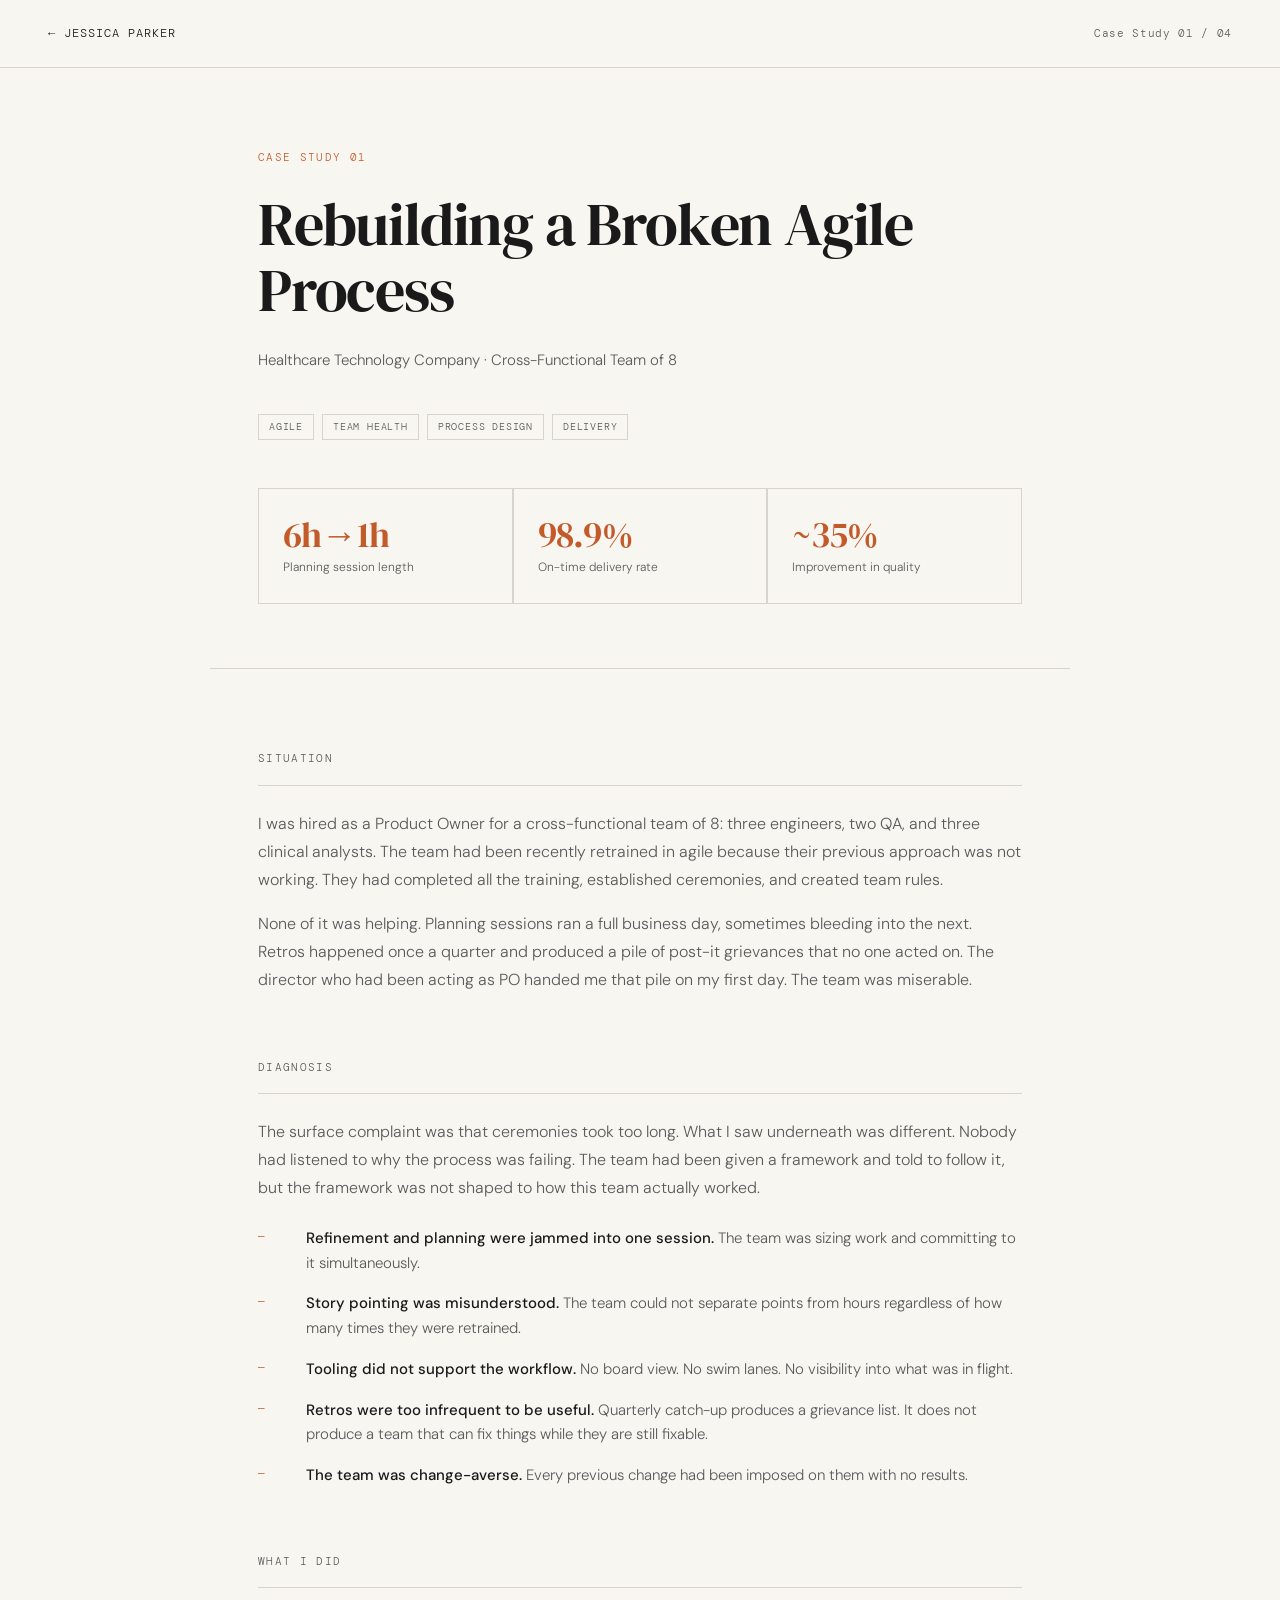
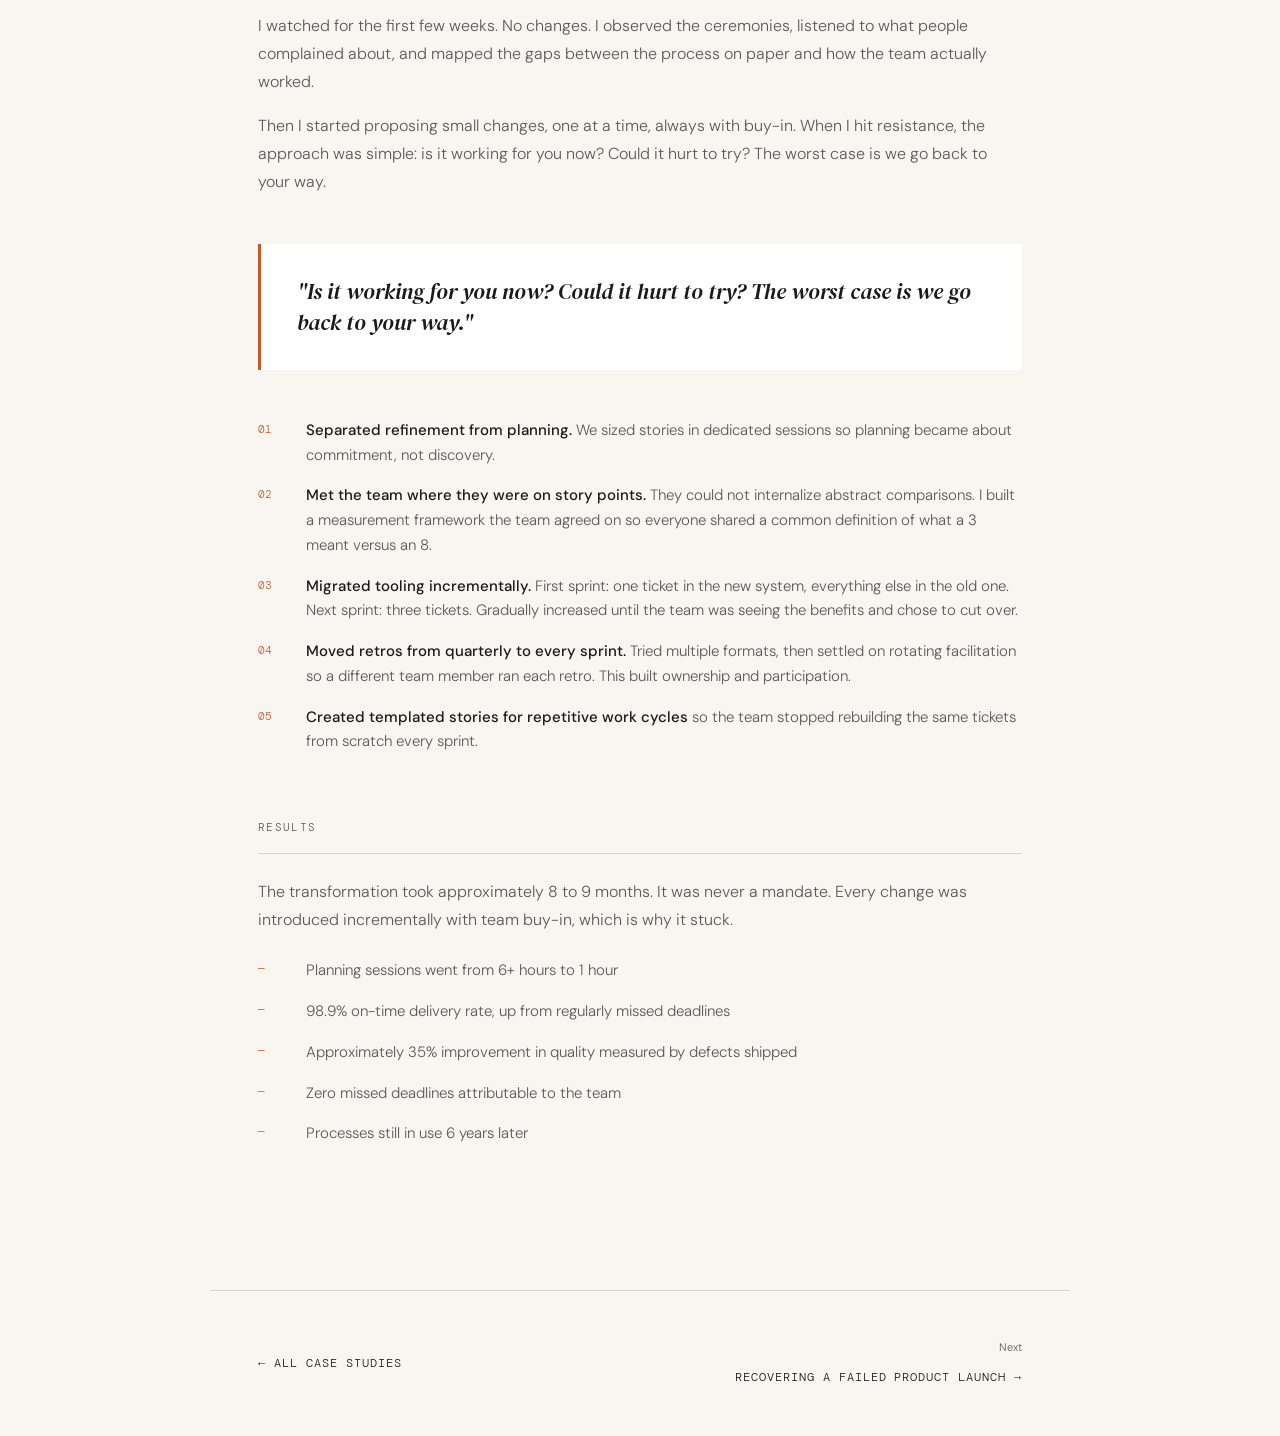
<file: case-studies/agile.html>
<!DOCTYPE html>
<html lang="en">
<head>
<meta charset="UTF-8">
<meta name="viewport" content="width=device-width, initial-scale=1.0">
<title>Rebuilding a Broken Agile Process — Jessica Parker</title>
<link rel="preconnect" href="https://fonts.googleapis.com">
<link href="https://fonts.googleapis.com/css2?family=DM+Serif+Display:ital@0;1&family=DM+Sans:wght@300;400;500&family=DM+Mono:wght@400;500&display=swap" rel="stylesheet">
<style>
  *, *::before, *::after { box-sizing: border-box; margin: 0; padding: 0; }
  :root {
    --ink: #1a1a1a;
    --ink-light: #5a5a5a;
    --paper: #f8f6f1;
    --rule: #d8d4cc;
    --accent: #c25a2a;
    --accent-light: #e8d4c8;
    --white: #ffffff;
  }
  html { font-size: 16px; scroll-behavior: smooth; }
  body { background: var(--paper); color: var(--ink); font-family: 'DM Sans', sans-serif; font-weight: 300; line-height: 1.6; -webkit-font-smoothing: antialiased; }

  nav {
    padding: 24px 48px;
    border-bottom: 1px solid var(--rule);
    display: flex;
    justify-content: space-between;
    align-items: center;
  }
  .nav-home {
    font-family: 'DM Mono', monospace;
    font-size: 12px;
    letter-spacing: 0.08em;
    text-transform: uppercase;
    color: var(--ink);
    text-decoration: none;
  }
  .nav-home:hover { color: var(--accent); }
  .nav-label {
    font-family: 'DM Mono', monospace;
    font-size: 11px;
    color: var(--ink-light);
    letter-spacing: 0.06em;
  }

  .case-header {
    max-width: 860px;
    margin: 0 auto;
    padding: 80px 48px 64px;
    border-bottom: 1px solid var(--rule);
  }
  .case-eyebrow {
    font-family: 'DM Mono', monospace;
    font-size: 11px;
    letter-spacing: 0.12em;
    text-transform: uppercase;
    color: var(--accent);
    margin-bottom: 24px;
  }
  h1 {
    font-family: 'DM Serif Display', serif;
    font-size: clamp(36px, 5vw, 60px);
    font-weight: 400;
    line-height: 1.1;
    letter-spacing: -0.02em;
    margin-bottom: 24px;
  }
  .case-context-line {
    font-size: 15px;
    color: var(--ink-light);
    margin-bottom: 40px;
  }
  .case-tags {
    display: flex;
    flex-wrap: wrap;
    gap: 8px;
    margin-bottom: 48px;
  }
  .tag {
    font-family: 'DM Mono', monospace;
    font-size: 10px;
    letter-spacing: 0.08em;
    text-transform: uppercase;
    padding: 4px 10px;
    border: 1px solid var(--rule);
    color: var(--ink-light);
  }
  .case-results-bar {
    display: grid;
    grid-template-columns: repeat(3, 1fr);
    gap: 2px;
    background: var(--rule);
    border: 1px solid var(--rule);
  }
  .result-item {
    background: var(--paper);
    padding: 28px 24px;
  }
  .result-number {
    font-family: 'DM Serif Display', serif;
    font-size: 36px;
    color: var(--accent);
    line-height: 1;
    margin-bottom: 6px;
    letter-spacing: -0.02em;
  }
  .result-label {
    font-size: 12px;
    color: var(--ink-light);
    line-height: 1.4;
  }

  .case-body {
    max-width: 860px;
    margin: 0 auto;
    padding: 80px 48px;
  }
  .case-section {
    margin-bottom: 64px;
  }
  .section-label {
    font-family: 'DM Mono', monospace;
    font-size: 11px;
    letter-spacing: 0.12em;
    text-transform: uppercase;
    color: var(--ink-light);
    margin-bottom: 24px;
    padding-bottom: 16px;
    border-bottom: 1px solid var(--rule);
  }
  h2 {
    font-family: 'DM Serif Display', serif;
    font-size: 28px;
    font-weight: 400;
    line-height: 1.2;
    letter-spacing: -0.01em;
    margin-bottom: 20px;
  }
  p { font-size: 16px; line-height: 1.75; color: var(--ink-light); }
  p + p { margin-top: 16px; }
  p strong { color: var(--ink); font-weight: 500; }

  .action-list {
    margin-top: 24px;
    display: flex;
    flex-direction: column;
    gap: 16px;
  }
  .action-item {
    display: grid;
    grid-template-columns: 32px 1fr;
    gap: 16px;
    align-items: start;
  }
  .action-marker {
    font-family: 'DM Mono', monospace;
    font-size: 11px;
    color: var(--accent);
    padding-top: 3px;
  }
  .action-text {
    font-size: 15px;
    line-height: 1.65;
    color: var(--ink-light);
  }
  .action-text strong { color: var(--ink); font-weight: 500; }

  .pullquote {
    margin: 48px 0;
    padding: 32px 36px;
    border-left: 3px solid var(--accent);
    background: var(--white);
  }
  .pullquote p {
    font-family: 'DM Serif Display', serif;
    font-size: 22px;
    font-weight: 400;
    line-height: 1.4;
    color: var(--ink);
    font-style: italic;
  }

  .nav-footer {
    border-top: 1px solid var(--rule);
    padding: 48px;
    max-width: 860px;
    margin: 0 auto;
    display: flex;
    justify-content: space-between;
    align-items: center;
    flex-wrap: wrap;
    gap: 24px;
  }
  .nav-footer a {
    font-family: 'DM Mono', monospace;
    font-size: 12px;
    letter-spacing: 0.08em;
    text-transform: uppercase;
    color: var(--ink);
    text-decoration: none;
  }
  .nav-footer a:hover { color: var(--accent); }
  .nav-next { text-align: right; }
  .nav-next-label { font-size: 11px; color: var(--ink-light); display: block; margin-bottom: 6px; }

  @media (max-width: 768px) {
    nav, .case-header, .case-body, .nav-footer { padding-left: 24px; padding-right: 24px; }
    .case-results-bar { grid-template-columns: 1fr; }
  }
</style>
</head>
<body>

<nav>
  <a href="../index.html" class="nav-home">← Jessica Parker</a>
  <span class="nav-label">Case Study 01 / 04</span>
</nav>

<div class="case-header">
  <p class="case-eyebrow">Case Study 01</p>
  <h1>Rebuilding a Broken Agile Process</h1>
  <p class="case-context-line">Healthcare Technology Company · Cross-Functional Team of 8</p>
  <div class="case-tags">
    <span class="tag">Agile</span>
    <span class="tag">Team Health</span>
    <span class="tag">Process Design</span>
    <span class="tag">Delivery</span>
  </div>
  <div class="case-results-bar">
    <div class="result-item">
      <div class="result-number">6h→1h</div>
      <div class="result-label">Planning session length</div>
    </div>
    <div class="result-item">
      <div class="result-number">98.9%</div>
      <div class="result-label">On-time delivery rate</div>
    </div>
    <div class="result-item">
      <div class="result-number">~35%</div>
      <div class="result-label">Improvement in quality</div>
    </div>
  </div>
</div>

<div class="case-body">

  <div class="case-section">
    <p class="section-label">Situation</p>
    <p>I was hired as a Product Owner for a cross-functional team of 8: three engineers, two QA, and three clinical analysts. The team had been recently retrained in agile because their previous approach was not working. They had completed all the training, established ceremonies, and created team rules.</p>
    <p>None of it was helping. Planning sessions ran a full business day, sometimes bleeding into the next. Retros happened once a quarter and produced a pile of post-it grievances that no one acted on. The director who had been acting as PO handed me that pile on my first day. The team was miserable.</p>
  </div>

  <div class="case-section">
    <p class="section-label">Diagnosis</p>
    <p>The surface complaint was that ceremonies took too long. What I saw underneath was different. Nobody had listened to why the process was failing. The team had been given a framework and told to follow it, but the framework was not shaped to how this team actually worked.</p>
    <div class="action-list">
      <div class="action-item">
        <span class="action-marker">—</span>
        <span class="action-text"><strong>Refinement and planning were jammed into one session.</strong> The team was sizing work and committing to it simultaneously.</span>
      </div>
      <div class="action-item">
        <span class="action-marker">—</span>
        <span class="action-text"><strong>Story pointing was misunderstood.</strong> The team could not separate points from hours regardless of how many times they were retrained.</span>
      </div>
      <div class="action-item">
        <span class="action-marker">—</span>
        <span class="action-text"><strong>Tooling did not support the workflow.</strong> No board view. No swim lanes. No visibility into what was in flight.</span>
      </div>
      <div class="action-item">
        <span class="action-marker">—</span>
        <span class="action-text"><strong>Retros were too infrequent to be useful.</strong> Quarterly catch-up produces a grievance list. It does not produce a team that can fix things while they are still fixable.</span>
      </div>
      <div class="action-item">
        <span class="action-marker">—</span>
        <span class="action-text"><strong>The team was change-averse.</strong> Every previous change had been imposed on them with no results.</span>
      </div>
    </div>
  </div>

  <div class="case-section">
    <p class="section-label">What I Did</p>
    <p>I watched for the first few weeks. No changes. I observed the ceremonies, listened to what people complained about, and mapped the gaps between the process on paper and how the team actually worked.</p>
    <p>Then I started proposing small changes, one at a time, always with buy-in. When I hit resistance, the approach was simple: is it working for you now? Could it hurt to try? The worst case is we go back to your way.</p>

    <div class="pullquote">
      <p>"Is it working for you now? Could it hurt to try? The worst case is we go back to your way."</p>
    </div>

    <div class="action-list">
      <div class="action-item">
        <span class="action-marker">01</span>
        <span class="action-text"><strong>Separated refinement from planning.</strong> We sized stories in dedicated sessions so planning became about commitment, not discovery.</span>
      </div>
      <div class="action-item">
        <span class="action-marker">02</span>
        <span class="action-text"><strong>Met the team where they were on story points.</strong> They could not internalize abstract comparisons. I built a measurement framework the team agreed on so everyone shared a common definition of what a 3 meant versus an 8.</span>
      </div>
      <div class="action-item">
        <span class="action-marker">03</span>
        <span class="action-text"><strong>Migrated tooling incrementally.</strong> First sprint: one ticket in the new system, everything else in the old one. Next sprint: three tickets. Gradually increased until the team was seeing the benefits and chose to cut over.</span>
      </div>
      <div class="action-item">
        <span class="action-marker">04</span>
        <span class="action-text"><strong>Moved retros from quarterly to every sprint.</strong> Tried multiple formats, then settled on rotating facilitation so a different team member ran each retro. This built ownership and participation.</span>
      </div>
      <div class="action-item">
        <span class="action-marker">05</span>
        <span class="action-text"><strong>Created templated stories for repetitive work cycles</strong> so the team stopped rebuilding the same tickets from scratch every sprint.</span>
      </div>
    </div>
  </div>

  <div class="case-section">
    <p class="section-label">Results</p>
    <p>The transformation took approximately 8 to 9 months. It was never a mandate. Every change was introduced incrementally with team buy-in, which is why it stuck.</p>
    <div class="action-list">
      <div class="action-item">
        <span class="action-marker">—</span>
        <span class="action-text">Planning sessions went from 6+ hours to 1 hour</span>
      </div>
      <div class="action-item">
        <span class="action-marker">—</span>
        <span class="action-text">98.9% on-time delivery rate, up from regularly missed deadlines</span>
      </div>
      <div class="action-item">
        <span class="action-marker">—</span>
        <span class="action-text">Approximately 35% improvement in quality measured by defects shipped</span>
      </div>
      <div class="action-item">
        <span class="action-marker">—</span>
        <span class="action-text">Zero missed deadlines attributable to the team</span>
      </div>
      <div class="action-item">
        <span class="action-marker">—</span>
        <span class="action-text">Processes still in use 6 years later</span>
      </div>
    </div>
  </div>

</div>

<div class="nav-footer">
  <a href="../index.html">← All Case Studies</a>
  <div class="nav-next">
    <span class="nav-next-label">Next</span>
    <a href="launch.html">Recovering a Failed Product Launch →</a>
  </div>
</div>

</body>
</html>
</file>
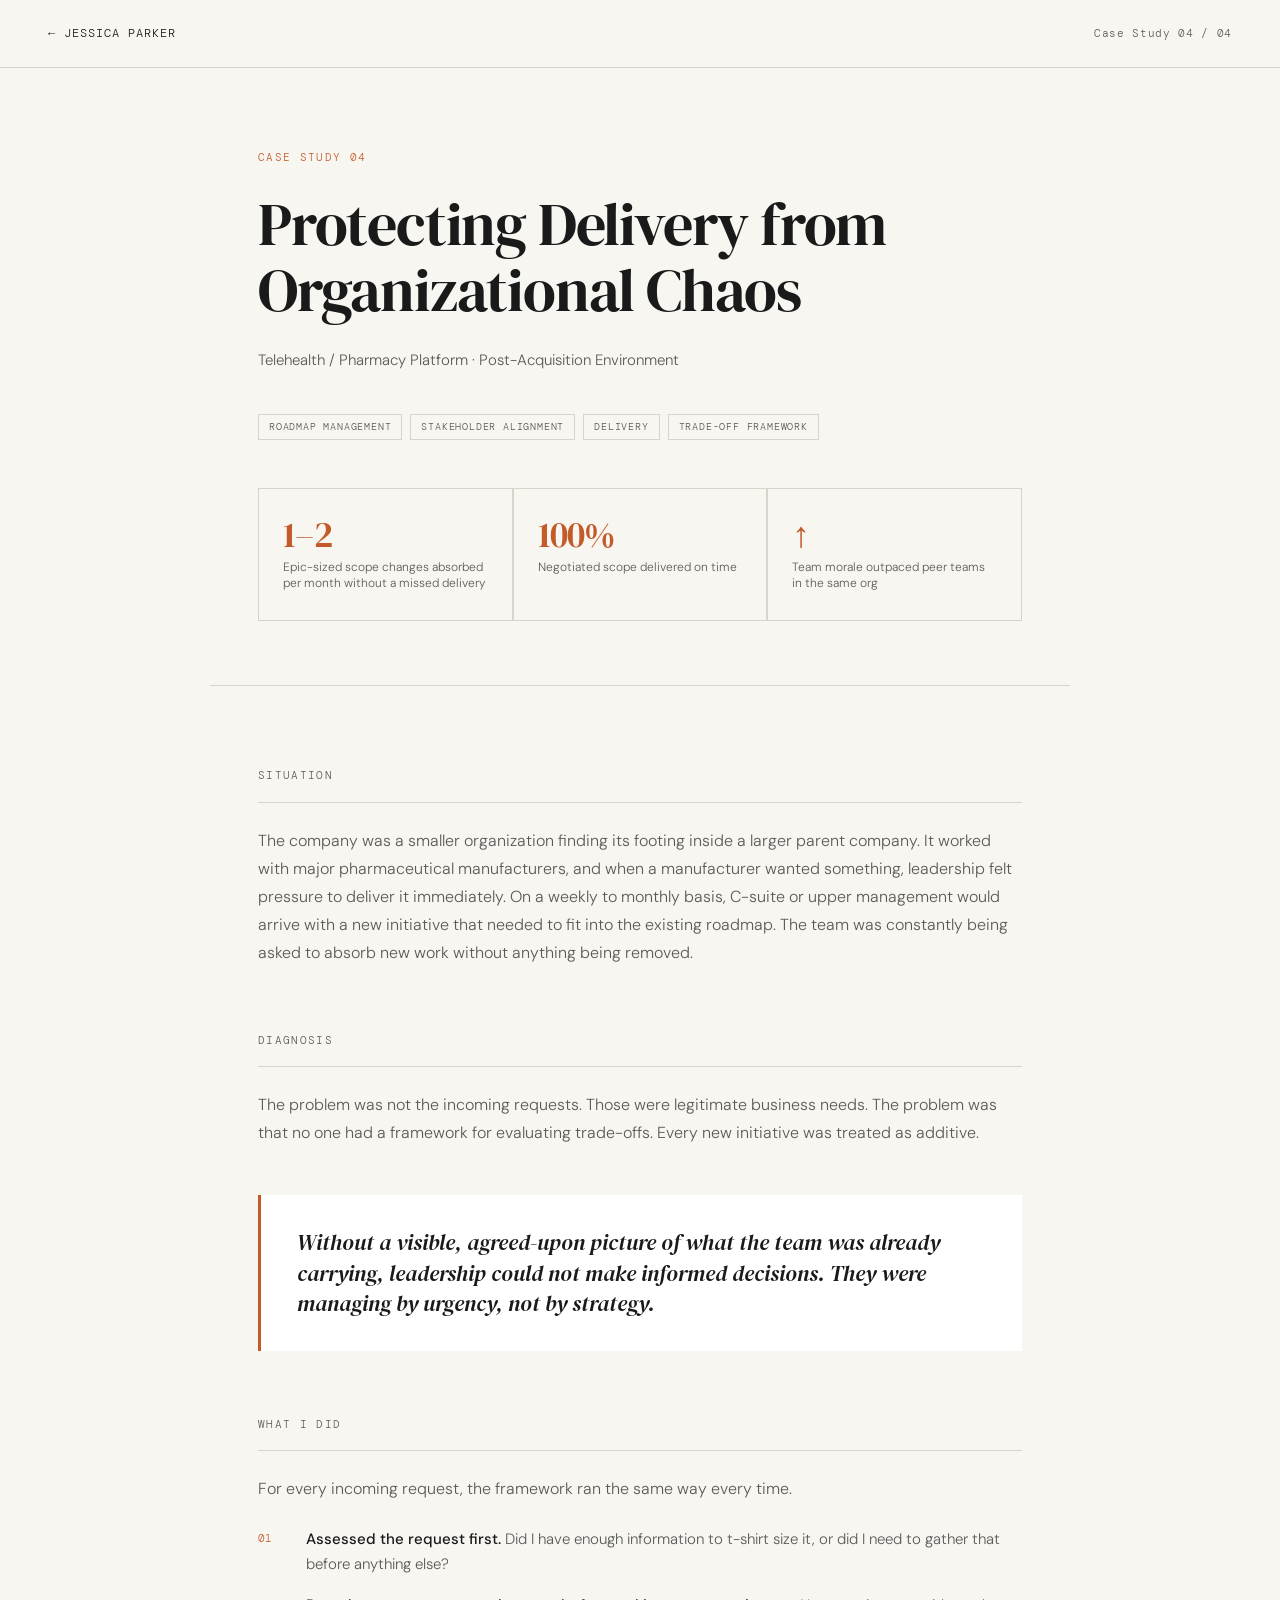
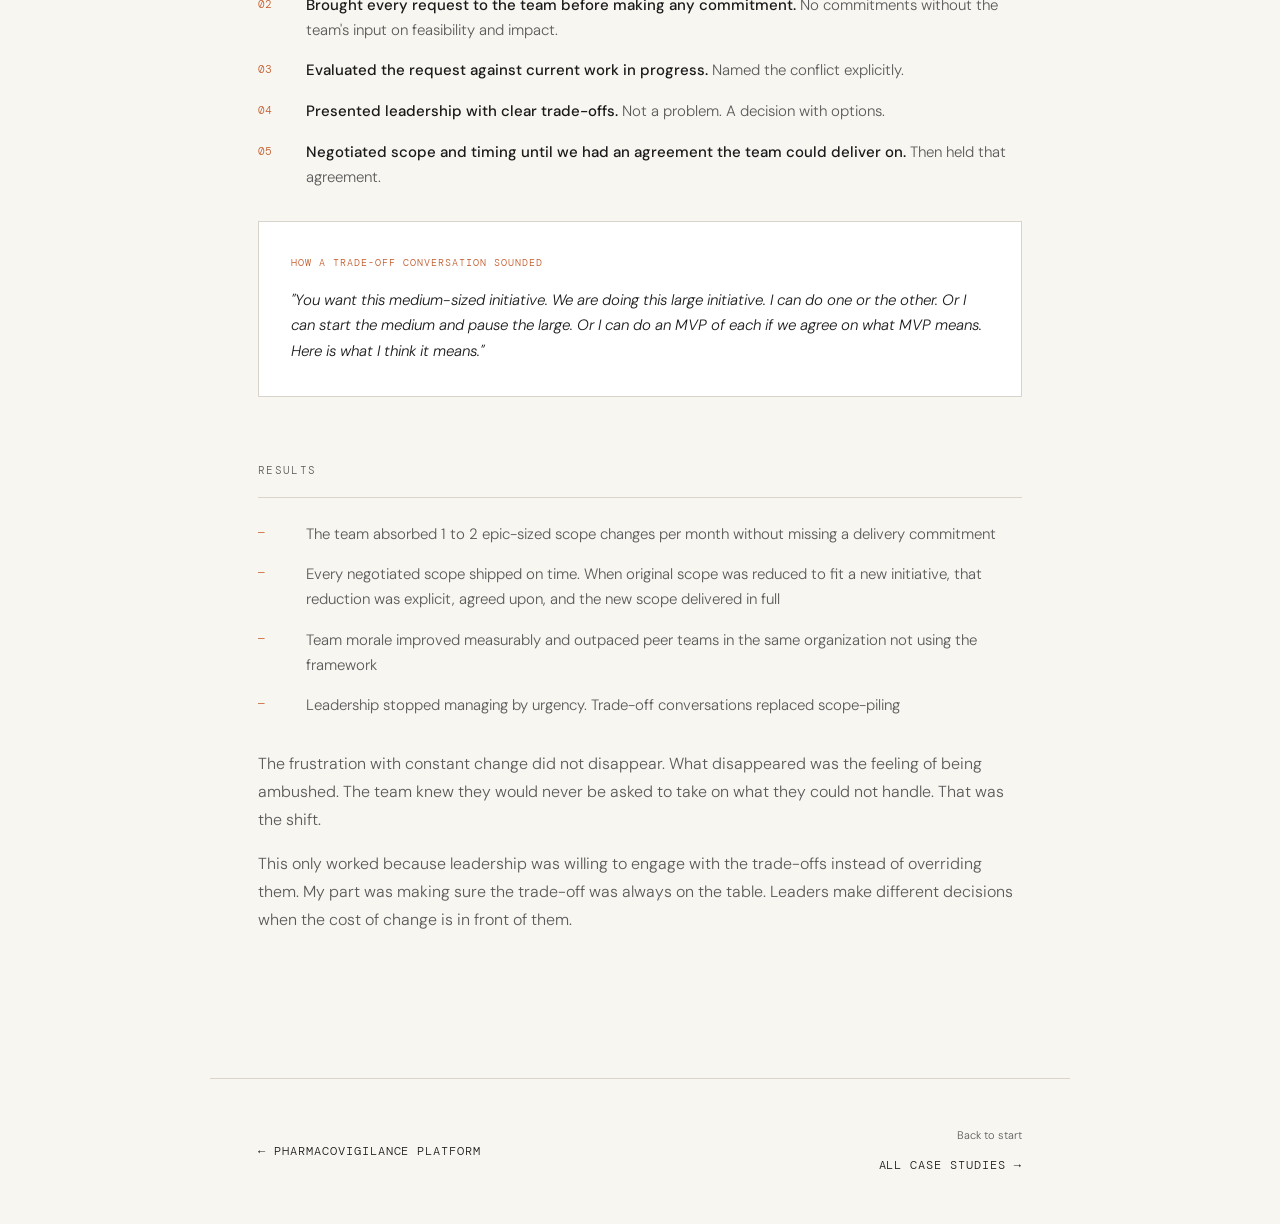
<file: case-studies/chaos.html>
<!DOCTYPE html>
<html lang="en">
<head>
<meta charset="UTF-8">
<meta name="viewport" content="width=device-width, initial-scale=1.0">
<title>Protecting Delivery from Organizational Chaos — Jessica Parker</title>
<link rel="preconnect" href="https://fonts.googleapis.com">
<link href="https://fonts.googleapis.com/css2?family=DM+Serif+Display:ital@0;1&family=DM+Sans:wght@300;400;500&family=DM+Mono:wght@400;500&display=swap" rel="stylesheet">
<style>
  *, *::before, *::after { box-sizing: border-box; margin: 0; padding: 0; }
  :root { --ink: #1a1a1a; --ink-light: #5a5a5a; --paper: #f8f6f1; --rule: #d8d4cc; --accent: #c25a2a; --accent-light: #e8d4c8; --white: #ffffff; }
  html { font-size: 16px; scroll-behavior: smooth; }
  body { background: var(--paper); color: var(--ink); font-family: 'DM Sans', sans-serif; font-weight: 300; line-height: 1.6; -webkit-font-smoothing: antialiased; }
  nav { padding: 24px 48px; border-bottom: 1px solid var(--rule); display: flex; justify-content: space-between; align-items: center; }
  .nav-home { font-family: 'DM Mono', monospace; font-size: 12px; letter-spacing: 0.08em; text-transform: uppercase; color: var(--ink); text-decoration: none; }
  .nav-home:hover { color: var(--accent); }
  .nav-label { font-family: 'DM Mono', monospace; font-size: 11px; color: var(--ink-light); letter-spacing: 0.06em; }
  .case-header { max-width: 860px; margin: 0 auto; padding: 80px 48px 64px; border-bottom: 1px solid var(--rule); }
  .case-eyebrow { font-family: 'DM Mono', monospace; font-size: 11px; letter-spacing: 0.12em; text-transform: uppercase; color: var(--accent); margin-bottom: 24px; }
  h1 { font-family: 'DM Serif Display', serif; font-size: clamp(36px, 5vw, 60px); font-weight: 400; line-height: 1.1; letter-spacing: -0.02em; margin-bottom: 24px; }
  .case-context-line { font-size: 15px; color: var(--ink-light); margin-bottom: 40px; }
  .case-tags { display: flex; flex-wrap: wrap; gap: 8px; margin-bottom: 48px; }
  .tag { font-family: 'DM Mono', monospace; font-size: 10px; letter-spacing: 0.08em; text-transform: uppercase; padding: 4px 10px; border: 1px solid var(--rule); color: var(--ink-light); }
  .case-results-bar { display: grid; grid-template-columns: repeat(3, 1fr); gap: 2px; background: var(--rule); border: 1px solid var(--rule); }
  .result-item { background: var(--paper); padding: 28px 24px; }
  .result-number { font-family: 'DM Serif Display', serif; font-size: 36px; color: var(--accent); line-height: 1; margin-bottom: 6px; letter-spacing: -0.02em; }
  .result-label { font-size: 12px; color: var(--ink-light); line-height: 1.4; }
  .case-body { max-width: 860px; margin: 0 auto; padding: 80px 48px; }
  .case-section { margin-bottom: 64px; }
  .section-label { font-family: 'DM Mono', monospace; font-size: 11px; letter-spacing: 0.12em; text-transform: uppercase; color: var(--ink-light); margin-bottom: 24px; padding-bottom: 16px; border-bottom: 1px solid var(--rule); }
  p { font-size: 16px; line-height: 1.75; color: var(--ink-light); }
  p + p { margin-top: 16px; }
  p strong { color: var(--ink); font-weight: 500; }
  .action-list { margin-top: 24px; display: flex; flex-direction: column; gap: 16px; }
  .action-item { display: grid; grid-template-columns: 32px 1fr; gap: 16px; align-items: start; }
  .action-marker { font-family: 'DM Mono', monospace; font-size: 11px; color: var(--accent); padding-top: 3px; }
  .action-text { font-size: 15px; line-height: 1.65; color: var(--ink-light); }
  .action-text strong { color: var(--ink); font-weight: 500; }
  .pullquote { margin: 48px 0; padding: 32px 36px; border-left: 3px solid var(--accent); background: var(--white); }
  .pullquote p { font-family: 'DM Serif Display', serif; font-size: 22px; font-weight: 400; line-height: 1.4; color: var(--ink); font-style: italic; }
  .tradeoff-box { background: var(--white); border: 1px solid var(--rule); padding: 32px; margin: 32px 0; }
  .tradeoff-label { font-family: 'DM Mono', monospace; font-size: 10px; letter-spacing: 0.1em; text-transform: uppercase; color: var(--accent); margin-bottom: 16px; }
  .tradeoff-text { font-size: 15px; line-height: 1.7; color: var(--ink); font-style: italic; }
  .nav-footer { border-top: 1px solid var(--rule); padding: 48px; max-width: 860px; margin: 0 auto; display: flex; justify-content: space-between; align-items: center; flex-wrap: wrap; gap: 24px; }
  .nav-footer a { font-family: 'DM Mono', monospace; font-size: 12px; letter-spacing: 0.08em; text-transform: uppercase; color: var(--ink); text-decoration: none; }
  .nav-footer a:hover { color: var(--accent); }
  .nav-next { text-align: right; }
  .nav-next-label { font-size: 11px; color: var(--ink-light); display: block; margin-bottom: 6px; }
  @media (max-width: 768px) { nav, .case-header, .case-body, .nav-footer { padding-left: 24px; padding-right: 24px; } .case-results-bar { grid-template-columns: 1fr; } }
</style>
</head>
<body>

<nav>
  <a href="../index.html" class="nav-home">← Jessica Parker</a>
  <span class="nav-label">Case Study 04 / 04</span>
</nav>

<div class="case-header">
  <p class="case-eyebrow">Case Study 04</p>
  <h1>Protecting Delivery from Organizational Chaos</h1>
  <p class="case-context-line">Telehealth / Pharmacy Platform · Post-Acquisition Environment</p>
  <div class="case-tags">
    <span class="tag">Roadmap Management</span>
    <span class="tag">Stakeholder Alignment</span>
    <span class="tag">Delivery</span>
    <span class="tag">Trade-off Framework</span>
  </div>
  <div class="case-results-bar">
    <div class="result-item">
      <div class="result-number">1–2</div>
      <div class="result-label">Epic-sized scope changes absorbed per month without a missed delivery</div>
    </div>
    <div class="result-item">
      <div class="result-number">100%</div>
      <div class="result-label">Negotiated scope delivered on time</div>
    </div>
    <div class="result-item">
      <div class="result-number">↑</div>
      <div class="result-label">Team morale outpaced peer teams in the same org</div>
    </div>
  </div>
</div>

<div class="case-body">

  <div class="case-section">
    <p class="section-label">Situation</p>
    <p>The company was a smaller organization finding its footing inside a larger parent company. It worked with major pharmaceutical manufacturers, and when a manufacturer wanted something, leadership felt pressure to deliver it immediately. On a weekly to monthly basis, C-suite or upper management would arrive with a new initiative that needed to fit into the existing roadmap. The team was constantly being asked to absorb new work without anything being removed.</p>
  </div>

  <div class="case-section">
    <p class="section-label">Diagnosis</p>
    <p>The problem was not the incoming requests. Those were legitimate business needs. The problem was that no one had a framework for evaluating trade-offs. Every new initiative was treated as additive.</p>

    <div class="pullquote">
      <p>Without a visible, agreed-upon picture of what the team was already carrying, leadership could not make informed decisions. They were managing by urgency, not by strategy.</p>
    </div>
  </div>

  <div class="case-section">
    <p class="section-label">What I Did</p>
    <p>For every incoming request, the framework ran the same way every time.</p>
    <div class="action-list">
      <div class="action-item">
        <span class="action-marker">01</span>
        <span class="action-text"><strong>Assessed the request first.</strong> Did I have enough information to t-shirt size it, or did I need to gather that before anything else?</span>
      </div>
      <div class="action-item">
        <span class="action-marker">02</span>
        <span class="action-text"><strong>Brought every request to the team before making any commitment.</strong> No commitments without the team's input on feasibility and impact.</span>
      </div>
      <div class="action-item">
        <span class="action-marker">03</span>
        <span class="action-text"><strong>Evaluated the request against current work in progress.</strong> Named the conflict explicitly.</span>
      </div>
      <div class="action-item">
        <span class="action-marker">04</span>
        <span class="action-text"><strong>Presented leadership with clear trade-offs.</strong> Not a problem. A decision with options.</span>
      </div>
      <div class="action-item">
        <span class="action-marker">05</span>
        <span class="action-text"><strong>Negotiated scope and timing until we had an agreement the team could deliver on.</strong> Then held that agreement.</span>
      </div>
    </div>

    <div class="tradeoff-box">
      <p class="tradeoff-label">How a trade-off conversation sounded</p>
      <p class="tradeoff-text">"You want this medium-sized initiative. We are doing this large initiative. I can do one or the other. Or I can start the medium and pause the large. Or I can do an MVP of each if we agree on what MVP means. Here is what I think it means."</p>
    </div>
  </div>

  <div class="case-section">
    <p class="section-label">Results</p>
    <div class="action-list">
      <div class="action-item">
        <span class="action-marker">—</span>
        <span class="action-text">The team absorbed 1 to 2 epic-sized scope changes per month without missing a delivery commitment</span>
      </div>
      <div class="action-item">
        <span class="action-marker">—</span>
        <span class="action-text">Every negotiated scope shipped on time. When original scope was reduced to fit a new initiative, that reduction was explicit, agreed upon, and the new scope delivered in full</span>
      </div>
      <div class="action-item">
        <span class="action-marker">—</span>
        <span class="action-text">Team morale improved measurably and outpaced peer teams in the same organization not using the framework</span>
      </div>
      <div class="action-item">
        <span class="action-marker">—</span>
        <span class="action-text">Leadership stopped managing by urgency. Trade-off conversations replaced scope-piling</span>
      </div>
    </div>
    <p style="margin-top: 32px;">The frustration with constant change did not disappear. What disappeared was the feeling of being ambushed. The team knew they would never be asked to take on what they could not handle. That was the shift.</p>
    <p>This only worked because leadership was willing to engage with the trade-offs instead of overriding them. My part was making sure the trade-off was always on the table. Leaders make different decisions when the cost of change is in front of them.</p>
  </div>

</div>

<div class="nav-footer">
  <a href="pharmavigilance.html">← Pharmacovigilance Platform</a>
  <div class="nav-next">
    <span class="nav-next-label">Back to start</span>
    <a href="../index.html">All Case Studies →</a>
  </div>
</div>

</body>
</html>
</file>
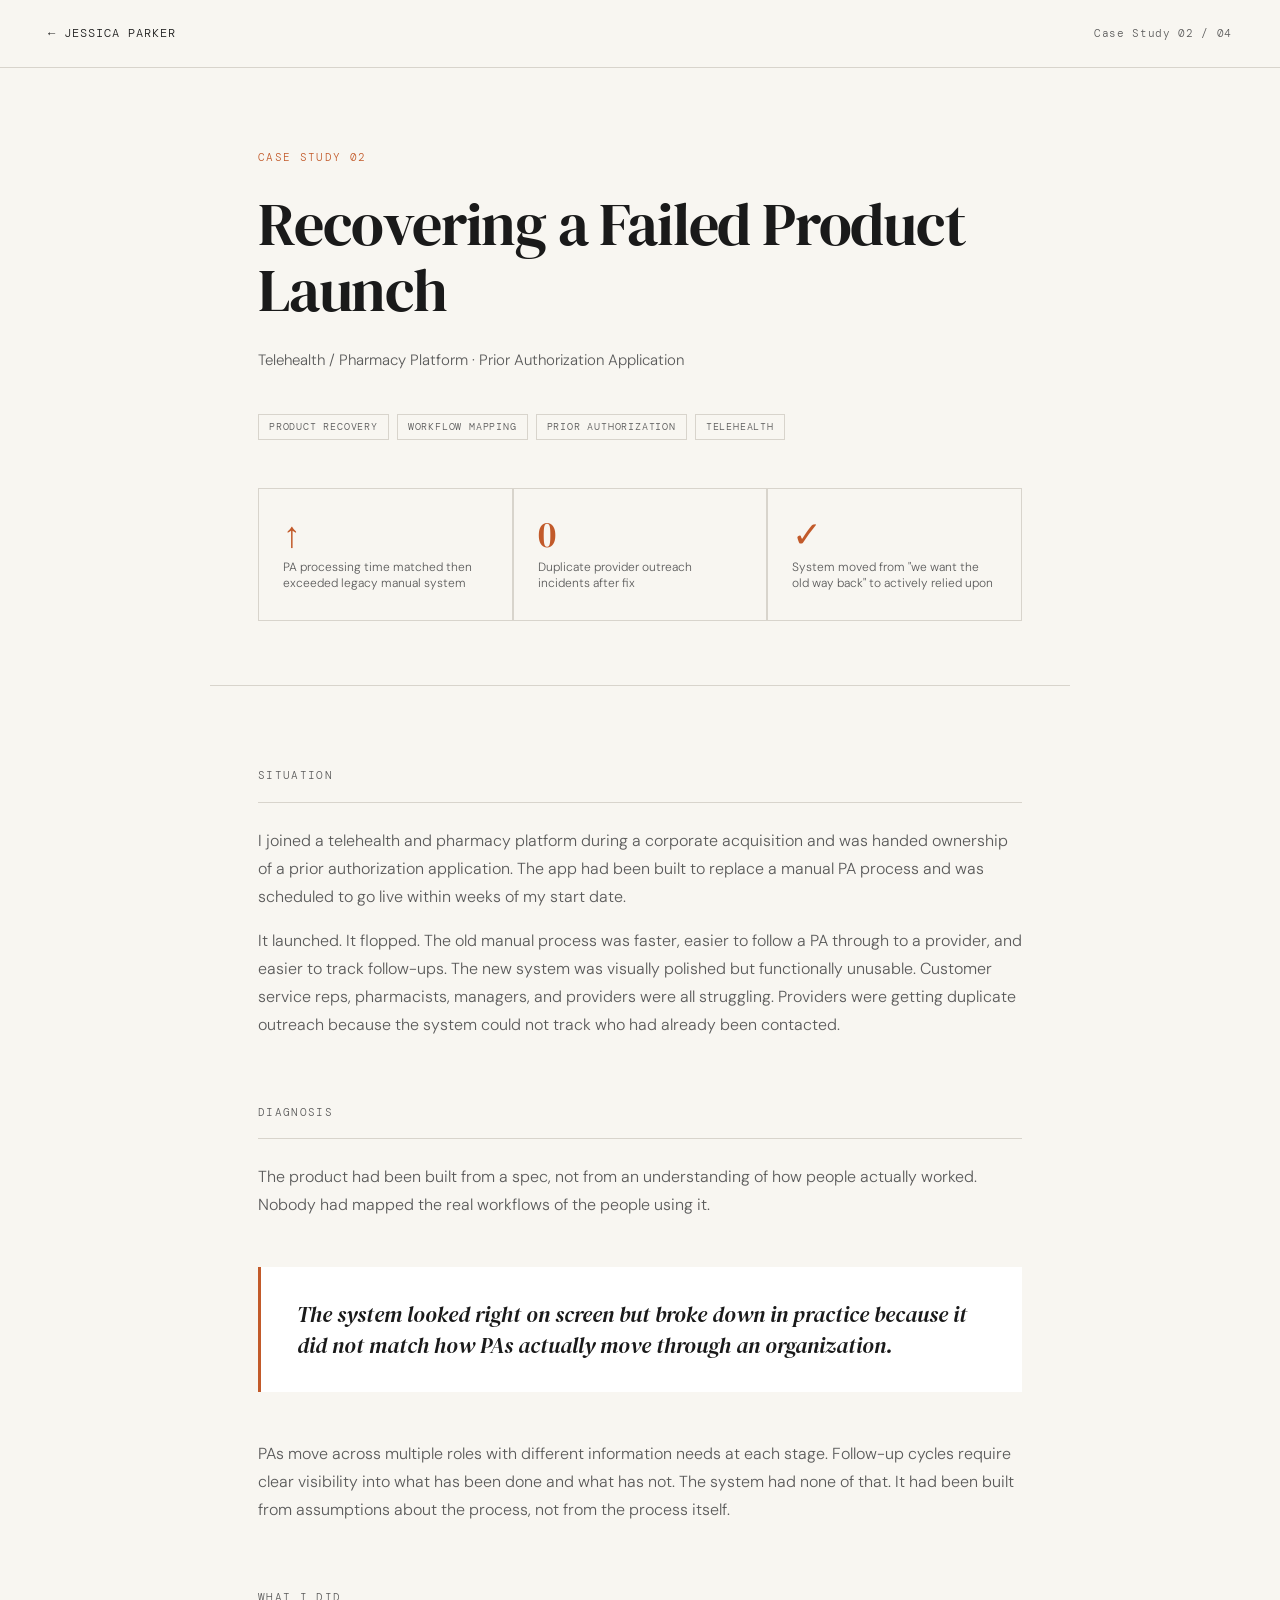
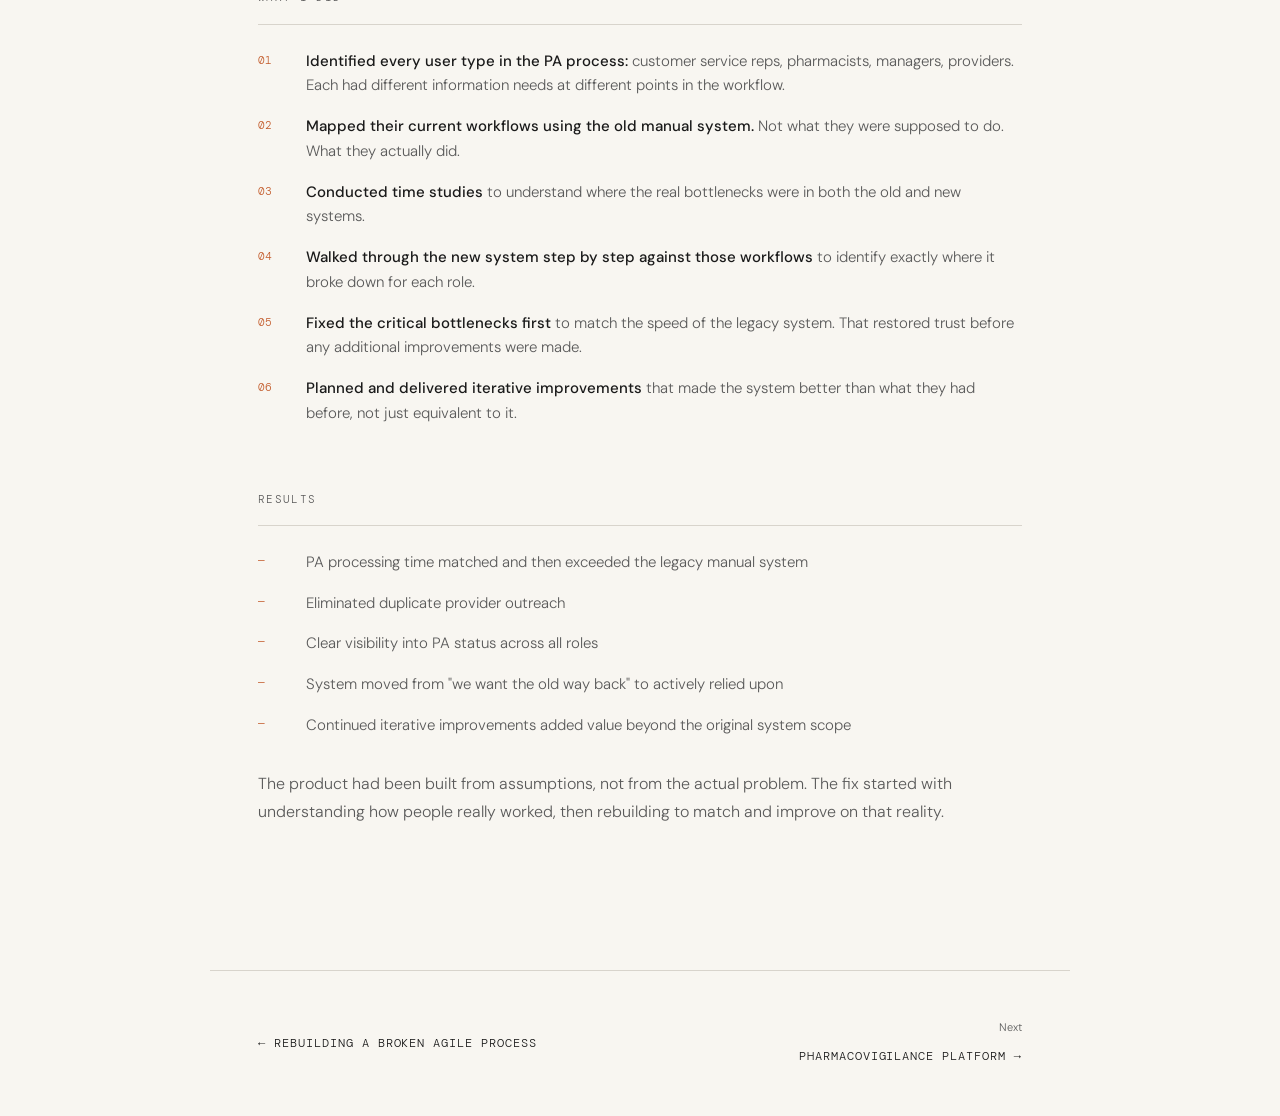
<file: case-studies/launch.html>
<!DOCTYPE html>
<html lang="en">
<head>
<meta charset="UTF-8">
<meta name="viewport" content="width=device-width, initial-scale=1.0">
<title>Recovering a Failed Product Launch — Jessica Parker</title>
<link rel="preconnect" href="https://fonts.googleapis.com">
<link href="https://fonts.googleapis.com/css2?family=DM+Serif+Display:ital@0;1&family=DM+Sans:wght@300;400;500&family=DM+Mono:wght@400;500&display=swap" rel="stylesheet">
<style>
  *, *::before, *::after { box-sizing: border-box; margin: 0; padding: 0; }
  :root { --ink: #1a1a1a; --ink-light: #5a5a5a; --paper: #f8f6f1; --rule: #d8d4cc; --accent: #c25a2a; --accent-light: #e8d4c8; --white: #ffffff; }
  html { font-size: 16px; scroll-behavior: smooth; }
  body { background: var(--paper); color: var(--ink); font-family: 'DM Sans', sans-serif; font-weight: 300; line-height: 1.6; -webkit-font-smoothing: antialiased; }
  nav { padding: 24px 48px; border-bottom: 1px solid var(--rule); display: flex; justify-content: space-between; align-items: center; }
  .nav-home { font-family: 'DM Mono', monospace; font-size: 12px; letter-spacing: 0.08em; text-transform: uppercase; color: var(--ink); text-decoration: none; }
  .nav-home:hover { color: var(--accent); }
  .nav-label { font-family: 'DM Mono', monospace; font-size: 11px; color: var(--ink-light); letter-spacing: 0.06em; }
  .case-header { max-width: 860px; margin: 0 auto; padding: 80px 48px 64px; border-bottom: 1px solid var(--rule); }
  .case-eyebrow { font-family: 'DM Mono', monospace; font-size: 11px; letter-spacing: 0.12em; text-transform: uppercase; color: var(--accent); margin-bottom: 24px; }
  h1 { font-family: 'DM Serif Display', serif; font-size: clamp(36px, 5vw, 60px); font-weight: 400; line-height: 1.1; letter-spacing: -0.02em; margin-bottom: 24px; }
  .case-context-line { font-size: 15px; color: var(--ink-light); margin-bottom: 40px; }
  .case-tags { display: flex; flex-wrap: wrap; gap: 8px; margin-bottom: 48px; }
  .tag { font-family: 'DM Mono', monospace; font-size: 10px; letter-spacing: 0.08em; text-transform: uppercase; padding: 4px 10px; border: 1px solid var(--rule); color: var(--ink-light); }
  .case-results-bar { display: grid; grid-template-columns: repeat(3, 1fr); gap: 2px; background: var(--rule); border: 1px solid var(--rule); }
  .result-item { background: var(--paper); padding: 28px 24px; }
  .result-number { font-family: 'DM Serif Display', serif; font-size: 36px; color: var(--accent); line-height: 1; margin-bottom: 6px; letter-spacing: -0.02em; }
  .result-label { font-size: 12px; color: var(--ink-light); line-height: 1.4; }
  .case-body { max-width: 860px; margin: 0 auto; padding: 80px 48px; }
  .case-section { margin-bottom: 64px; }
  .section-label { font-family: 'DM Mono', monospace; font-size: 11px; letter-spacing: 0.12em; text-transform: uppercase; color: var(--ink-light); margin-bottom: 24px; padding-bottom: 16px; border-bottom: 1px solid var(--rule); }
  h2 { font-family: 'DM Serif Display', serif; font-size: 28px; font-weight: 400; line-height: 1.2; letter-spacing: -0.01em; margin-bottom: 20px; }
  p { font-size: 16px; line-height: 1.75; color: var(--ink-light); }
  p + p { margin-top: 16px; }
  p strong { color: var(--ink); font-weight: 500; }
  .action-list { margin-top: 24px; display: flex; flex-direction: column; gap: 16px; }
  .action-item { display: grid; grid-template-columns: 32px 1fr; gap: 16px; align-items: start; }
  .action-marker { font-family: 'DM Mono', monospace; font-size: 11px; color: var(--accent); padding-top: 3px; }
  .action-text { font-size: 15px; line-height: 1.65; color: var(--ink-light); }
  .action-text strong { color: var(--ink); font-weight: 500; }
  .pullquote { margin: 48px 0; padding: 32px 36px; border-left: 3px solid var(--accent); background: var(--white); }
  .pullquote p { font-family: 'DM Serif Display', serif; font-size: 22px; font-weight: 400; line-height: 1.4; color: var(--ink); font-style: italic; }
  .nav-footer { border-top: 1px solid var(--rule); padding: 48px; max-width: 860px; margin: 0 auto; display: flex; justify-content: space-between; align-items: center; flex-wrap: wrap; gap: 24px; }
  .nav-footer a { font-family: 'DM Mono', monospace; font-size: 12px; letter-spacing: 0.08em; text-transform: uppercase; color: var(--ink); text-decoration: none; }
  .nav-footer a:hover { color: var(--accent); }
  .nav-next { text-align: right; }
  .nav-next-label { font-size: 11px; color: var(--ink-light); display: block; margin-bottom: 6px; }
  @media (max-width: 768px) { nav, .case-header, .case-body, .nav-footer { padding-left: 24px; padding-right: 24px; } .case-results-bar { grid-template-columns: 1fr; } }
</style>
</head>
<body>

<nav>
  <a href="../index.html" class="nav-home">← Jessica Parker</a>
  <span class="nav-label">Case Study 02 / 04</span>
</nav>

<div class="case-header">
  <p class="case-eyebrow">Case Study 02</p>
  <h1>Recovering a Failed Product Launch</h1>
  <p class="case-context-line">Telehealth / Pharmacy Platform · Prior Authorization Application</p>
  <div class="case-tags">
    <span class="tag">Product Recovery</span>
    <span class="tag">Workflow Mapping</span>
    <span class="tag">Prior Authorization</span>
    <span class="tag">Telehealth</span>
  </div>
  <div class="case-results-bar">
    <div class="result-item">
      <div class="result-number">↑</div>
      <div class="result-label">PA processing time matched then exceeded legacy manual system</div>
    </div>
    <div class="result-item">
      <div class="result-number">0</div>
      <div class="result-label">Duplicate provider outreach incidents after fix</div>
    </div>
    <div class="result-item">
      <div class="result-number">✓</div>
      <div class="result-label">System moved from "we want the old way back" to actively relied upon</div>
    </div>
  </div>
</div>

<div class="case-body">

  <div class="case-section">
    <p class="section-label">Situation</p>
    <p>I joined a telehealth and pharmacy platform during a corporate acquisition and was handed ownership of a prior authorization application. The app had been built to replace a manual PA process and was scheduled to go live within weeks of my start date.</p>
    <p>It launched. It flopped. The old manual process was faster, easier to follow a PA through to a provider, and easier to track follow-ups. The new system was visually polished but functionally unusable. Customer service reps, pharmacists, managers, and providers were all struggling. Providers were getting duplicate outreach because the system could not track who had already been contacted.</p>
  </div>

  <div class="case-section">
    <p class="section-label">Diagnosis</p>
    <p>The product had been built from a spec, not from an understanding of how people actually worked. Nobody had mapped the real workflows of the people using it.</p>

    <div class="pullquote">
      <p>The system looked right on screen but broke down in practice because it did not match how PAs actually move through an organization.</p>
    </div>

    <p>PAs move across multiple roles with different information needs at each stage. Follow-up cycles require clear visibility into what has been done and what has not. The system had none of that. It had been built from assumptions about the process, not from the process itself.</p>
  </div>

  <div class="case-section">
    <p class="section-label">What I Did</p>
    <div class="action-list">
      <div class="action-item">
        <span class="action-marker">01</span>
        <span class="action-text"><strong>Identified every user type in the PA process:</strong> customer service reps, pharmacists, managers, providers. Each had different information needs at different points in the workflow.</span>
      </div>
      <div class="action-item">
        <span class="action-marker">02</span>
        <span class="action-text"><strong>Mapped their current workflows using the old manual system.</strong> Not what they were supposed to do. What they actually did.</span>
      </div>
      <div class="action-item">
        <span class="action-marker">03</span>
        <span class="action-text"><strong>Conducted time studies</strong> to understand where the real bottlenecks were in both the old and new systems.</span>
      </div>
      <div class="action-item">
        <span class="action-marker">04</span>
        <span class="action-text"><strong>Walked through the new system step by step against those workflows</strong> to identify exactly where it broke down for each role.</span>
      </div>
      <div class="action-item">
        <span class="action-marker">05</span>
        <span class="action-text"><strong>Fixed the critical bottlenecks first</strong> to match the speed of the legacy system. That restored trust before any additional improvements were made.</span>
      </div>
      <div class="action-item">
        <span class="action-marker">06</span>
        <span class="action-text"><strong>Planned and delivered iterative improvements</strong> that made the system better than what they had before, not just equivalent to it.</span>
      </div>
    </div>
  </div>

  <div class="case-section">
    <p class="section-label">Results</p>
    <div class="action-list">
      <div class="action-item">
        <span class="action-marker">—</span>
        <span class="action-text">PA processing time matched and then exceeded the legacy manual system</span>
      </div>
      <div class="action-item">
        <span class="action-marker">—</span>
        <span class="action-text">Eliminated duplicate provider outreach</span>
      </div>
      <div class="action-item">
        <span class="action-marker">—</span>
        <span class="action-text">Clear visibility into PA status across all roles</span>
      </div>
      <div class="action-item">
        <span class="action-marker">—</span>
        <span class="action-text">System moved from "we want the old way back" to actively relied upon</span>
      </div>
      <div class="action-item">
        <span class="action-marker">—</span>
        <span class="action-text">Continued iterative improvements added value beyond the original system scope</span>
      </div>
    </div>
    <p style="margin-top: 32px;">The product had been built from assumptions, not from the actual problem. The fix started with understanding how people really worked, then rebuilding to match and improve on that reality.</p>
  </div>

</div>

<div class="nav-footer">
  <a href="agile.html">← Rebuilding a Broken Agile Process</a>
  <div class="nav-next">
    <span class="nav-next-label">Next</span>
    <a href="pharmavigilance.html">Pharmacovigilance Platform →</a>
  </div>
</div>

</body>
</html>
</file>
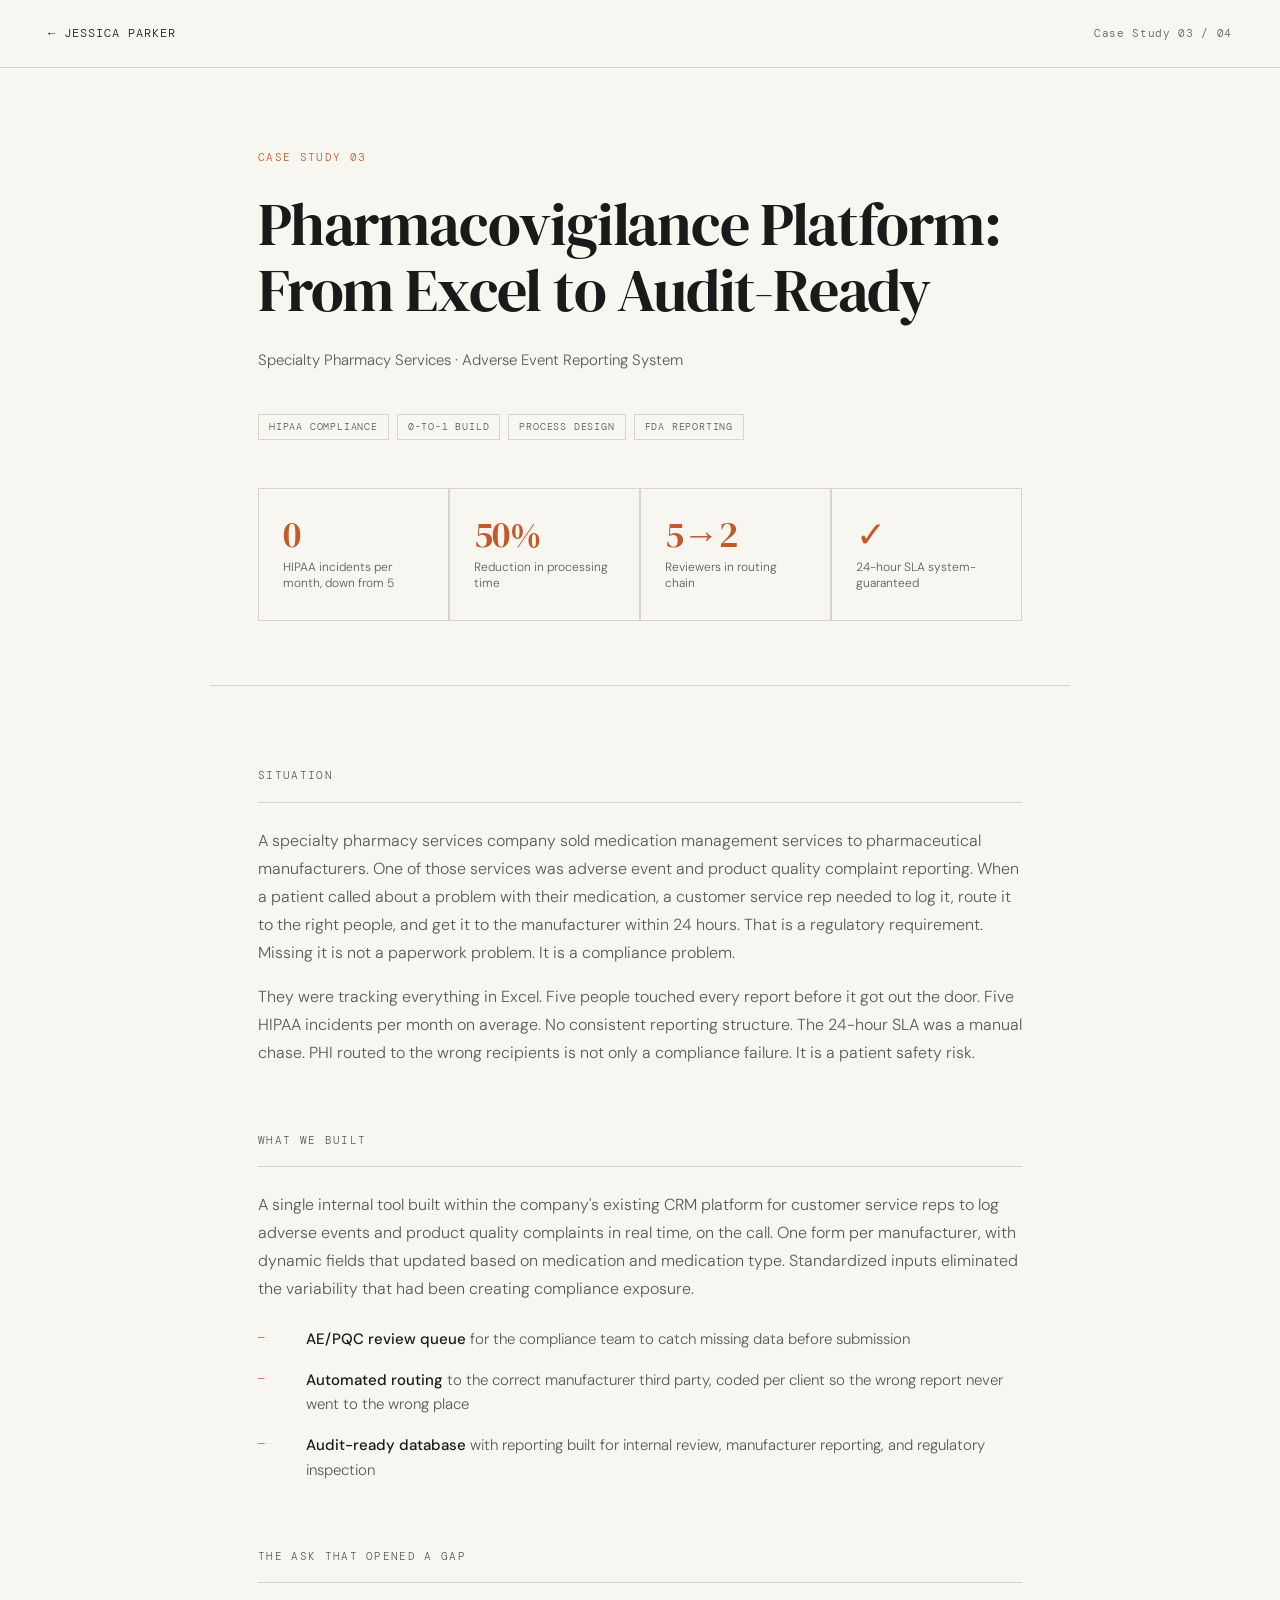
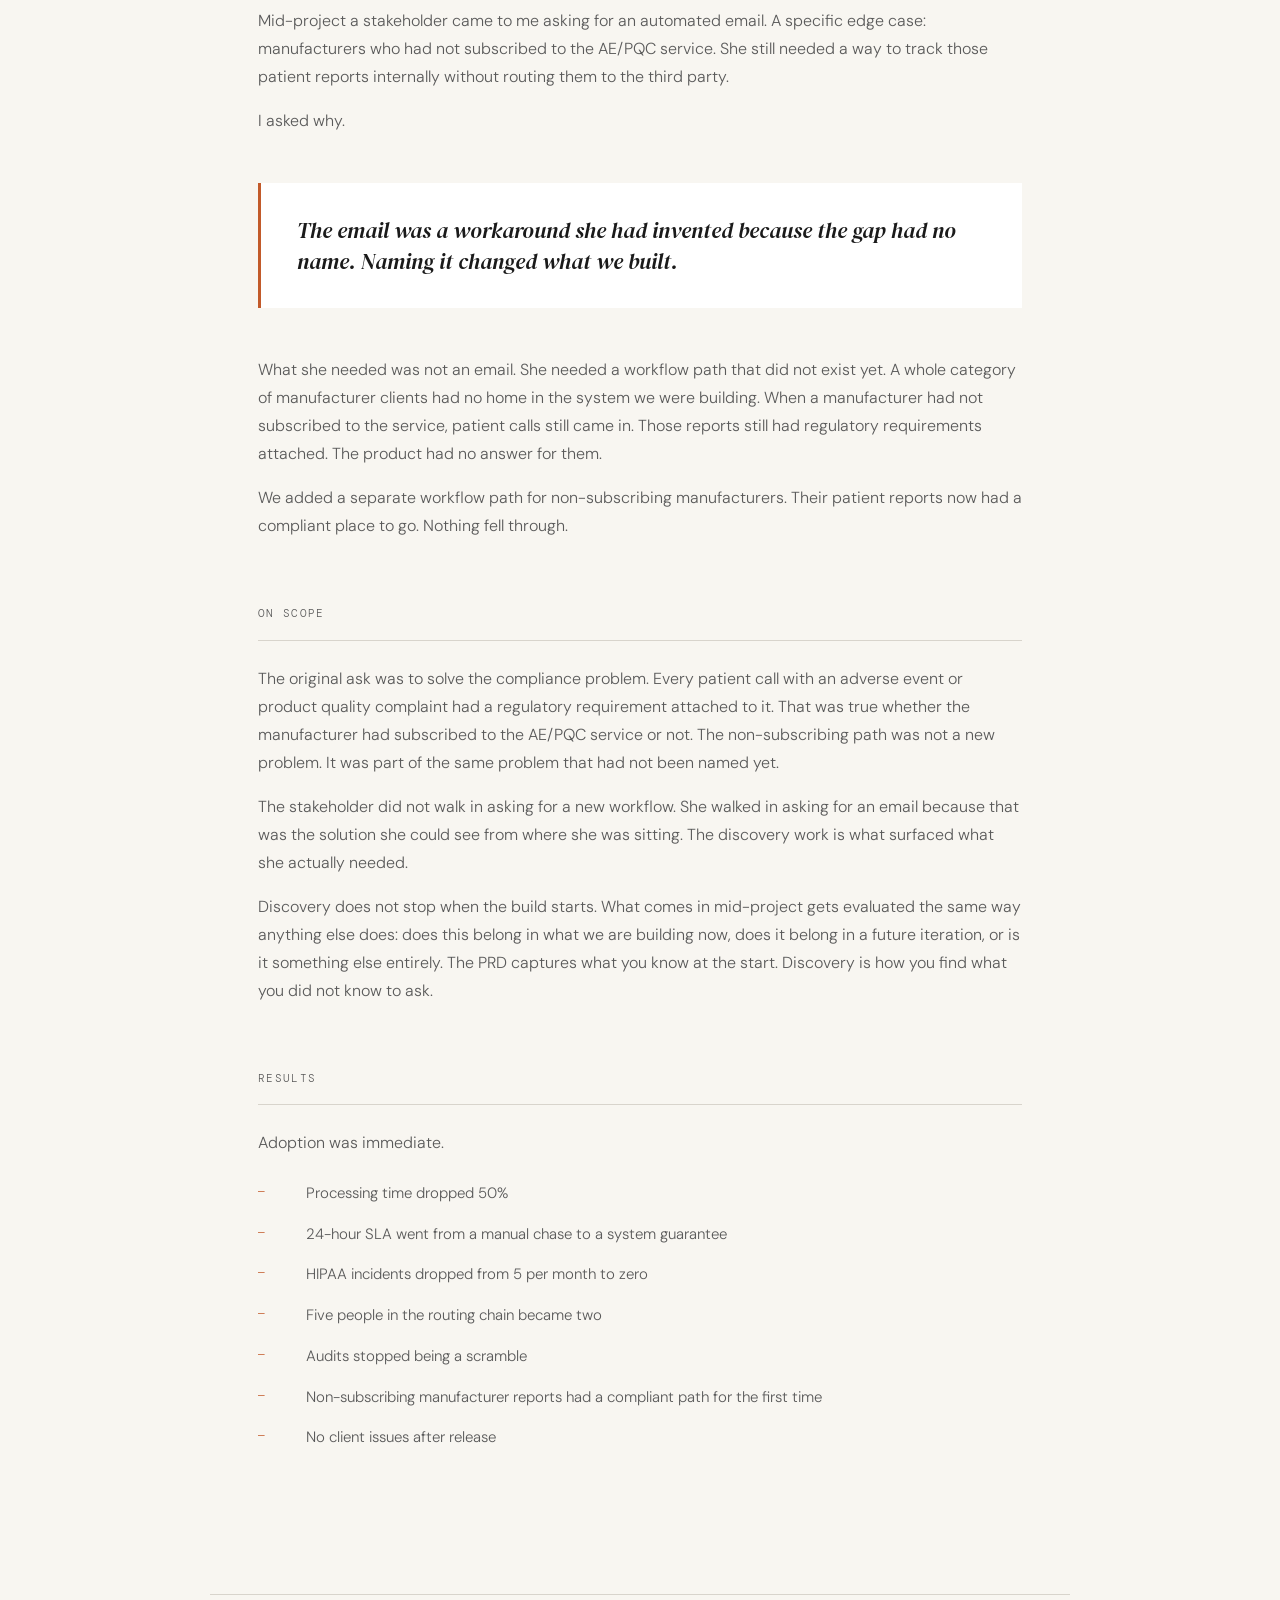
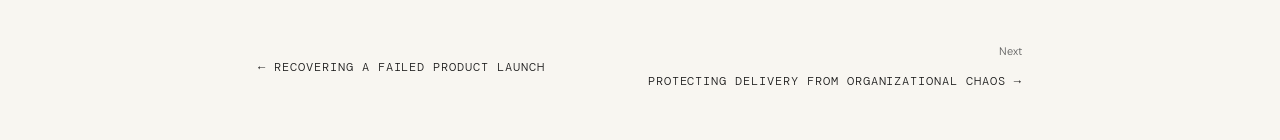
<file: case-studies/pharmacovigilance.html>
<!DOCTYPE html>
<html lang="en">
<head>
<meta charset="UTF-8">
<meta name="viewport" content="width=device-width, initial-scale=1.0">
<title>Pharmacovigilance Platform — Jessica Parker</title>
<link rel="preconnect" href="https://fonts.googleapis.com">
<link href="https://fonts.googleapis.com/css2?family=DM+Serif+Display:ital@0;1&family=DM+Sans:wght@300;400;500&family=DM+Mono:wght@400;500&display=swap" rel="stylesheet">
<style>
  *, *::before, *::after { box-sizing: border-box; margin: 0; padding: 0; }
  :root { --ink: #1a1a1a; --ink-light: #5a5a5a; --paper: #f8f6f1; --rule: #d8d4cc; --accent: #c25a2a; --accent-light: #e8d4c8; --white: #ffffff; }
  html { font-size: 16px; scroll-behavior: smooth; }
  body { background: var(--paper); color: var(--ink); font-family: 'DM Sans', sans-serif; font-weight: 300; line-height: 1.6; -webkit-font-smoothing: antialiased; }
  nav { padding: 24px 48px; border-bottom: 1px solid var(--rule); display: flex; justify-content: space-between; align-items: center; }
  .nav-home { font-family: 'DM Mono', monospace; font-size: 12px; letter-spacing: 0.08em; text-transform: uppercase; color: var(--ink); text-decoration: none; }
  .nav-home:hover { color: var(--accent); }
  .nav-label { font-family: 'DM Mono', monospace; font-size: 11px; color: var(--ink-light); letter-spacing: 0.06em; }
  .case-header { max-width: 860px; margin: 0 auto; padding: 80px 48px 64px; border-bottom: 1px solid var(--rule); }
  .case-eyebrow { font-family: 'DM Mono', monospace; font-size: 11px; letter-spacing: 0.12em; text-transform: uppercase; color: var(--accent); margin-bottom: 24px; }
  h1 { font-family: 'DM Serif Display', serif; font-size: clamp(36px, 5vw, 60px); font-weight: 400; line-height: 1.1; letter-spacing: -0.02em; margin-bottom: 24px; }
  .case-context-line { font-size: 15px; color: var(--ink-light); margin-bottom: 40px; }
  .case-tags { display: flex; flex-wrap: wrap; gap: 8px; margin-bottom: 48px; }
  .tag { font-family: 'DM Mono', monospace; font-size: 10px; letter-spacing: 0.08em; text-transform: uppercase; padding: 4px 10px; border: 1px solid var(--rule); color: var(--ink-light); }
  .case-results-bar { display: grid; grid-template-columns: repeat(4, 1fr); gap: 2px; background: var(--rule); border: 1px solid var(--rule); }
  .result-item { background: var(--paper); padding: 28px 24px; }
  .result-number { font-family: 'DM Serif Display', serif; font-size: 36px; color: var(--accent); line-height: 1; margin-bottom: 6px; letter-spacing: -0.02em; }
  .result-label { font-size: 12px; color: var(--ink-light); line-height: 1.4; }
  .case-body { max-width: 860px; margin: 0 auto; padding: 80px 48px; }
  .case-section { margin-bottom: 64px; }
  .section-label { font-family: 'DM Mono', monospace; font-size: 11px; letter-spacing: 0.12em; text-transform: uppercase; color: var(--ink-light); margin-bottom: 24px; padding-bottom: 16px; border-bottom: 1px solid var(--rule); }
  p { font-size: 16px; line-height: 1.75; color: var(--ink-light); }
  p + p { margin-top: 16px; }
  p strong { color: var(--ink); font-weight: 500; }
  .action-list { margin-top: 24px; display: flex; flex-direction: column; gap: 16px; }
  .action-item { display: grid; grid-template-columns: 32px 1fr; gap: 16px; align-items: start; }
  .action-marker { font-family: 'DM Mono', monospace; font-size: 11px; color: var(--accent); padding-top: 3px; }
  .action-text { font-size: 15px; line-height: 1.65; color: var(--ink-light); }
  .action-text strong { color: var(--ink); font-weight: 500; }
  .pullquote { margin: 48px 0; padding: 32px 36px; border-left: 3px solid var(--accent); background: var(--white); }
  .pullquote p { font-family: 'DM Serif Display', serif; font-size: 22px; font-weight: 400; line-height: 1.4; color: var(--ink); font-style: italic; }
  .nav-footer { border-top: 1px solid var(--rule); padding: 48px; max-width: 860px; margin: 0 auto; display: flex; justify-content: space-between; align-items: center; flex-wrap: wrap; gap: 24px; }
  .nav-footer a { font-family: 'DM Mono', monospace; font-size: 12px; letter-spacing: 0.08em; text-transform: uppercase; color: var(--ink); text-decoration: none; }
  .nav-footer a:hover { color: var(--accent); }
  .nav-next { text-align: right; }
  .nav-next-label { font-size: 11px; color: var(--ink-light); display: block; margin-bottom: 6px; }
  @media (max-width: 768px) { nav, .case-header, .case-body, .nav-footer { padding-left: 24px; padding-right: 24px; } .case-results-bar { grid-template-columns: 1fr 1fr; } }
</style>
</head>
<body>

<nav>
  <a href="../index.html" class="nav-home">← Jessica Parker</a>
  <span class="nav-label">Case Study 03 / 04</span>
</nav>

<div class="case-header">
  <p class="case-eyebrow">Case Study 03</p>
  <h1>Pharmacovigilance Platform: From Excel to Audit-Ready</h1>
  <p class="case-context-line">Specialty Pharmacy Services · Adverse Event Reporting System</p>
  <div class="case-tags">
    <span class="tag">HIPAA Compliance</span>
    <span class="tag">0-to-1 Build</span>
    <span class="tag">Process Design</span>
    <span class="tag">FDA Reporting</span>
  </div>
  <div class="case-results-bar">
    <div class="result-item">
      <div class="result-number">0</div>
      <div class="result-label">HIPAA incidents per month, down from 5</div>
    </div>
    <div class="result-item">
      <div class="result-number">50%</div>
      <div class="result-label">Reduction in processing time</div>
    </div>
    <div class="result-item">
      <div class="result-number">5→2</div>
      <div class="result-label">Reviewers in routing chain</div>
    </div>
    <div class="result-item">
      <div class="result-number">✓</div>
      <div class="result-label">24-hour SLA system-guaranteed</div>
    </div>
  </div>
</div>

<div class="case-body">

  <div class="case-section">
    <p class="section-label">Situation</p>
    <p>A specialty pharmacy services company sold medication management services to pharmaceutical manufacturers. One of those services was adverse event and product quality complaint reporting. When a patient called about a problem with their medication, a customer service rep needed to log it, route it to the right people, and get it to the manufacturer within 24 hours. That is a regulatory requirement. Missing it is not a paperwork problem. It is a compliance problem.</p>
    <p>They were tracking everything in Excel. Five people touched every report before it got out the door. Five HIPAA incidents per month on average. No consistent reporting structure. The 24-hour SLA was a manual chase. PHI routed to the wrong recipients is not only a compliance failure. It is a patient safety risk.</p>
  </div>

  <div class="case-section">
    <p class="section-label">What We Built</p>
    <p>A single internal tool built within the company's existing CRM platform for customer service reps to log adverse events and product quality complaints in real time, on the call. One form per manufacturer, with dynamic fields that updated based on medication and medication type. Standardized inputs eliminated the variability that had been creating compliance exposure.</p>
    <div class="action-list">
      <div class="action-item">
        <span class="action-marker">—</span>
        <span class="action-text"><strong>AE/PQC review queue</strong> for the compliance team to catch missing data before submission</span>
      </div>
      <div class="action-item">
        <span class="action-marker">—</span>
        <span class="action-text"><strong>Automated routing</strong> to the correct manufacturer third party, coded per client so the wrong report never went to the wrong place</span>
      </div>
      <div class="action-item">
        <span class="action-marker">—</span>
        <span class="action-text"><strong>Audit-ready database</strong> with reporting built for internal review, manufacturer reporting, and regulatory inspection</span>
      </div>
    </div>
  </div>

  <div class="case-section">
    <p class="section-label">The Ask That Opened a Gap</p>
    <p>Mid-project a stakeholder came to me asking for an automated email. A specific edge case: manufacturers who had not subscribed to the AE/PQC service. She still needed a way to track those patient reports internally without routing them to the third party.</p>
    <p>I asked why.</p>

    <div class="pullquote">
      <p>The email was a workaround she had invented because the gap had no name. Naming it changed what we built.</p>
    </div>

    <p>What she needed was not an email. She needed a workflow path that did not exist yet. A whole category of manufacturer clients had no home in the system we were building. When a manufacturer had not subscribed to the service, patient calls still came in. Those reports still had regulatory requirements attached. The product had no answer for them.</p>
    <p>We added a separate workflow path for non-subscribing manufacturers. Their patient reports now had a compliant place to go. Nothing fell through.</p>
  </div>

  <div class="case-section">
    <p class="section-label">On Scope</p>
    <p>The original ask was to solve the compliance problem. Every patient call with an adverse event or product quality complaint had a regulatory requirement attached to it. That was true whether the manufacturer had subscribed to the AE/PQC service or not. The non-subscribing path was not a new problem. It was part of the same problem that had not been named yet.</p>
    <p>The stakeholder did not walk in asking for a new workflow. She walked in asking for an email because that was the solution she could see from where she was sitting. The discovery work is what surfaced what she actually needed.</p>
    <p>Discovery does not stop when the build starts. What comes in mid-project gets evaluated the same way anything else does: does this belong in what we are building now, does it belong in a future iteration, or is it something else entirely. The PRD captures what you know at the start. Discovery is how you find what you did not know to ask.</p>
  </div>

  <div class="case-section">
    <p class="section-label">Results</p>
    <p>Adoption was immediate.</p>
    <div class="action-list">
      <div class="action-item">
        <span class="action-marker">—</span>
        <span class="action-text">Processing time dropped 50%</span>
      </div>
      <div class="action-item">
        <span class="action-marker">—</span>
        <span class="action-text">24-hour SLA went from a manual chase to a system guarantee</span>
      </div>
      <div class="action-item">
        <span class="action-marker">—</span>
        <span class="action-text">HIPAA incidents dropped from 5 per month to zero</span>
      </div>
      <div class="action-item">
        <span class="action-marker">—</span>
        <span class="action-text">Five people in the routing chain became two</span>
      </div>
      <div class="action-item">
        <span class="action-marker">—</span>
        <span class="action-text">Audits stopped being a scramble</span>
      </div>
      <div class="action-item">
        <span class="action-marker">—</span>
        <span class="action-text">Non-subscribing manufacturer reports had a compliant path for the first time</span>
      </div>
      <div class="action-item">
        <span class="action-marker">—</span>
        <span class="action-text">No client issues after release</span>
      </div>
    </div>
  </div>

</div>

<div class="nav-footer">
  <a href="launch.html">← Recovering a Failed Product Launch</a>
  <div class="nav-next">
    <span class="nav-next-label">Next</span>
    <a href="chaos.html">Protecting Delivery from Organizational Chaos →</a>
  </div>
</div>

</body>
</html>
</file>
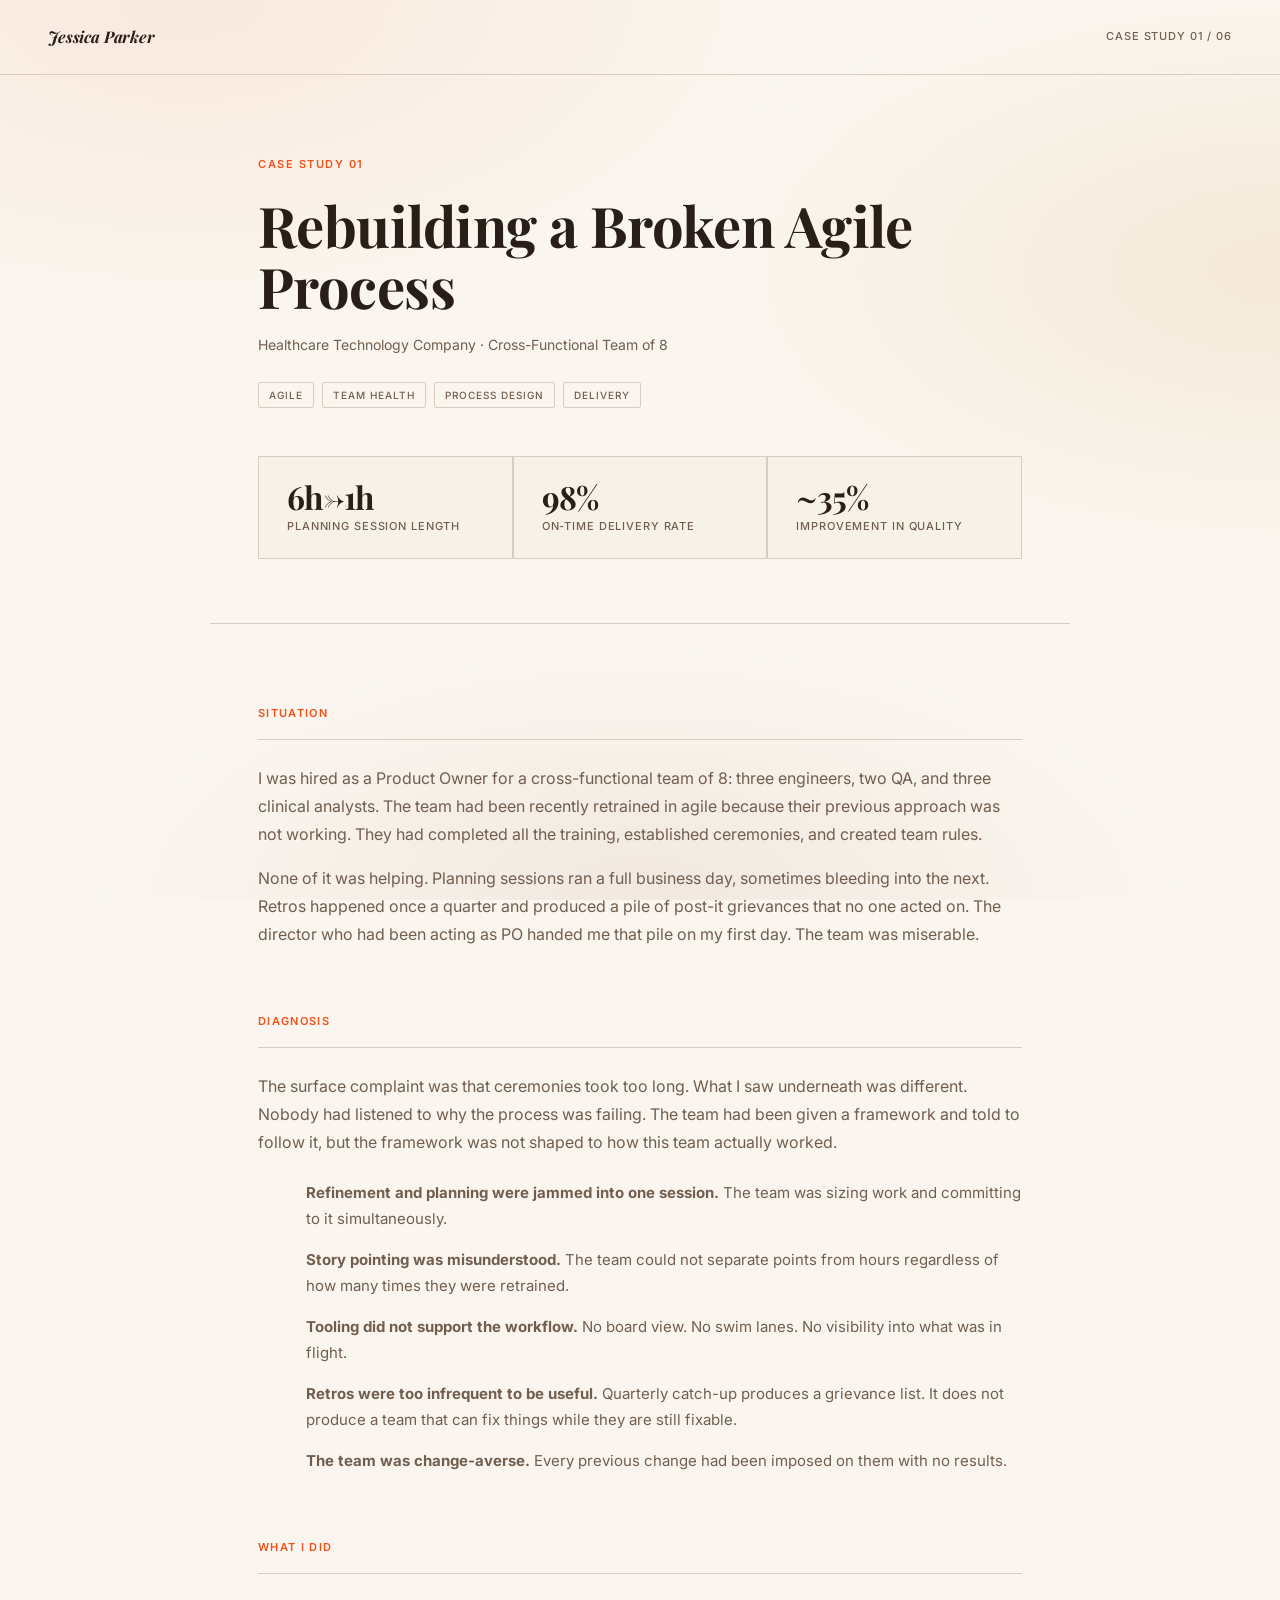
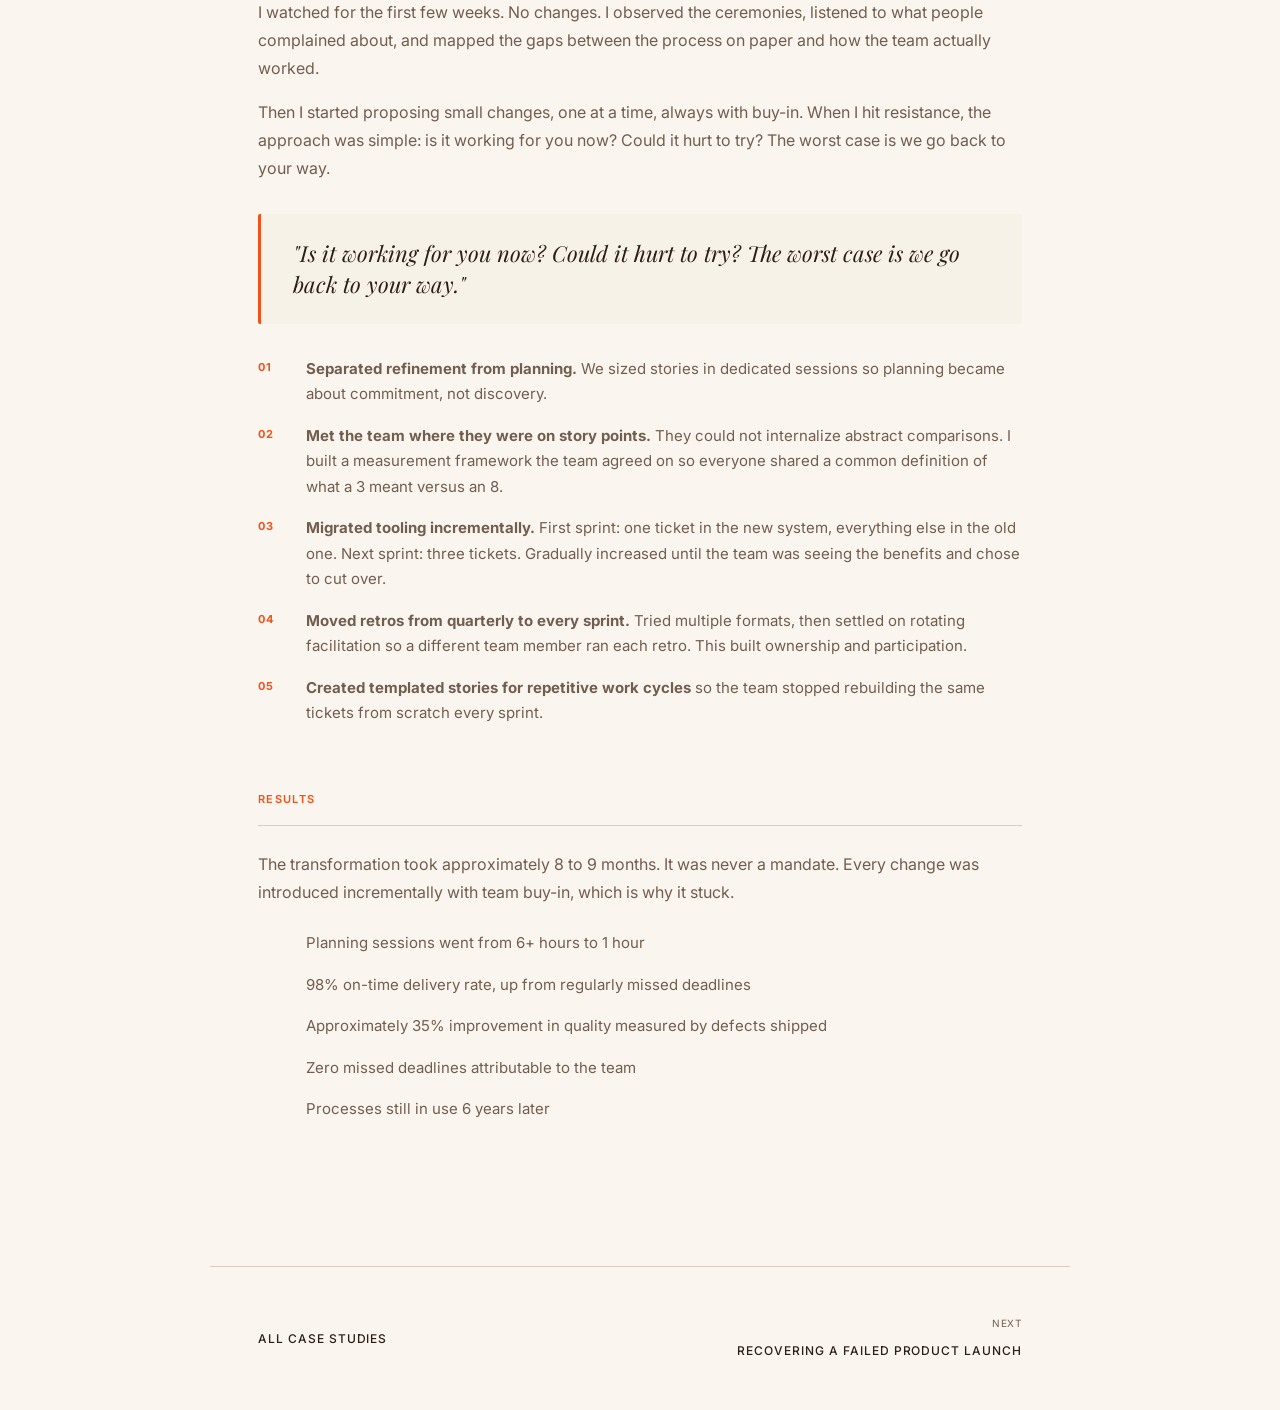
<file: cases/agile.html>
<!DOCTYPE html>
<html lang="en">
<head>
<meta charset="UTF-8">
<meta name="viewport" content="width=device-width, initial-scale=1.0">
<title>Rebuilding a Broken Agile Process  Jessica Parker</title>
<link rel="preconnect" href="https://fonts.googleapis.com">
<link rel="stylesheet" href="https://fonts.googleapis.com/css2?family=Playfair+Display:ital,wght@0,400;0,500;0,600;0,700;0,800;1,400;1,700&family=Inter:wght@300;400;500;600&family=DM+Mono:wght@400;500&display=swap">
<link rel="stylesheet" href="../style.css">

</head>
<body>

<nav>
  <a href="../index.html" class="nav-home"> Jessica Parker</a>
  <span class="nav-label">Case Study 01 / 06</span>
</nav>

<div class="case-header">
  <p class="case-eyebrow">Case Study 01</p>
  <h1>Rebuilding a Broken Agile Process</h1>
  <p class="case-context-line">Healthcare Technology Company · Cross-Functional Team of 8</p>
  <div class="case-tags">
    <span class="tag">Agile</span>
    <span class="tag">Team Health</span>
    <span class="tag">Process Design</span>
    <span class="tag">Delivery</span>
  </div>
  <div class="case-results-bar">
    <div class="result-item">
      <div class="result-number">6h→1h</div>
      <div class="result-label">Planning session length</div>
    </div>
    <div class="result-item">
      <div class="result-number">98%</div>
      <div class="result-label">On-time delivery rate</div>
    </div>
    <div class="result-item">
      <div class="result-number">~35%</div>
      <div class="result-label">Improvement in quality</div>
    </div>
  </div>
</div>

<div class="case-body">

  <div class="case-section">
    <p class="section-label">Situation</p>
    <p>I was hired as a Product Owner for a cross-functional team of 8: three engineers, two QA, and three clinical analysts. The team had been recently retrained in agile because their previous approach was not working. They had completed all the training, established ceremonies, and created team rules.</p>
    <p>None of it was helping. Planning sessions ran a full business day, sometimes bleeding into the next. Retros happened once a quarter and produced a pile of post-it grievances that no one acted on. The director who had been acting as PO handed me that pile on my first day. The team was miserable.</p>
  </div>

  <div class="case-section">
    <p class="section-label">Diagnosis</p>
    <p>The surface complaint was that ceremonies took too long. What I saw underneath was different. Nobody had listened to why the process was failing. The team had been given a framework and told to follow it, but the framework was not shaped to how this team actually worked.</p>
    <div class="action-list">
      <div class="action-item">
        <span class="action-marker"></span>
        <span class="action-text"><strong>Refinement and planning were jammed into one session.</strong> The team was sizing work and committing to it simultaneously.</span>
      </div>
      <div class="action-item">
        <span class="action-marker"></span>
        <span class="action-text"><strong>Story pointing was misunderstood.</strong> The team could not separate points from hours regardless of how many times they were retrained.</span>
      </div>
      <div class="action-item">
        <span class="action-marker"></span>
        <span class="action-text"><strong>Tooling did not support the workflow.</strong> No board view. No swim lanes. No visibility into what was in flight.</span>
      </div>
      <div class="action-item">
        <span class="action-marker"></span>
        <span class="action-text"><strong>Retros were too infrequent to be useful.</strong> Quarterly catch-up produces a grievance list. It does not produce a team that can fix things while they are still fixable.</span>
      </div>
      <div class="action-item">
        <span class="action-marker"></span>
        <span class="action-text"><strong>The team was change-averse.</strong> Every previous change had been imposed on them with no results.</span>
      </div>
    </div>
  </div>

  <div class="case-section">
    <p class="section-label">What I Did</p>
    <p>I watched for the first few weeks. No changes. I observed the ceremonies, listened to what people complained about, and mapped the gaps between the process on paper and how the team actually worked.</p>
    <p>Then I started proposing small changes, one at a time, always with buy-in. When I hit resistance, the approach was simple: is it working for you now? Could it hurt to try? The worst case is we go back to your way.</p>

    <div class="pullquote">
      <p>"Is it working for you now? Could it hurt to try? The worst case is we go back to your way."</p>
    </div>

    <div class="action-list">
      <div class="action-item">
        <span class="action-marker">01</span>
        <span class="action-text"><strong>Separated refinement from planning.</strong> We sized stories in dedicated sessions so planning became about commitment, not discovery.</span>
      </div>
      <div class="action-item">
        <span class="action-marker">02</span>
        <span class="action-text"><strong>Met the team where they were on story points.</strong> They could not internalize abstract comparisons. I built a measurement framework the team agreed on so everyone shared a common definition of what a 3 meant versus an 8.</span>
      </div>
      <div class="action-item">
        <span class="action-marker">03</span>
        <span class="action-text"><strong>Migrated tooling incrementally.</strong> First sprint: one ticket in the new system, everything else in the old one. Next sprint: three tickets. Gradually increased until the team was seeing the benefits and chose to cut over.</span>
      </div>
      <div class="action-item">
        <span class="action-marker">04</span>
        <span class="action-text"><strong>Moved retros from quarterly to every sprint.</strong> Tried multiple formats, then settled on rotating facilitation so a different team member ran each retro. This built ownership and participation.</span>
      </div>
      <div class="action-item">
        <span class="action-marker">05</span>
        <span class="action-text"><strong>Created templated stories for repetitive work cycles</strong> so the team stopped rebuilding the same tickets from scratch every sprint.</span>
      </div>
    </div>
  </div>

  <div class="case-section">
    <p class="section-label">Results</p>
    <p>The transformation took approximately 8 to 9 months. It was never a mandate. Every change was introduced incrementally with team buy-in, which is why it stuck.</p>
    <div class="action-list">
      <div class="action-item">
        <span class="action-marker"></span>
        <span class="action-text">Planning sessions went from 6+ hours to 1 hour</span>
      </div>
      <div class="action-item">
        <span class="action-marker"></span>
        <span class="action-text">98% on-time delivery rate, up from regularly missed deadlines</span>
      </div>
      <div class="action-item">
        <span class="action-marker"></span>
        <span class="action-text">Approximately 35% improvement in quality measured by defects shipped</span>
      </div>
      <div class="action-item">
        <span class="action-marker"></span>
        <span class="action-text">Zero missed deadlines attributable to the team</span>
      </div>
      <div class="action-item">
        <span class="action-marker"></span>
        <span class="action-text">Processes still in use 6 years later</span>
      </div>
    </div>
  </div>

</div>

<div class="nav-footer">
  <a href="../index.html"> All Case Studies</a>
  <div class="nav-next">
    <span class="nav-next-label">Next</span>
    <a href="launch.html">Recovering a Failed Product Launch </a>
  </div>
</div>

</body>
</html>
</file>
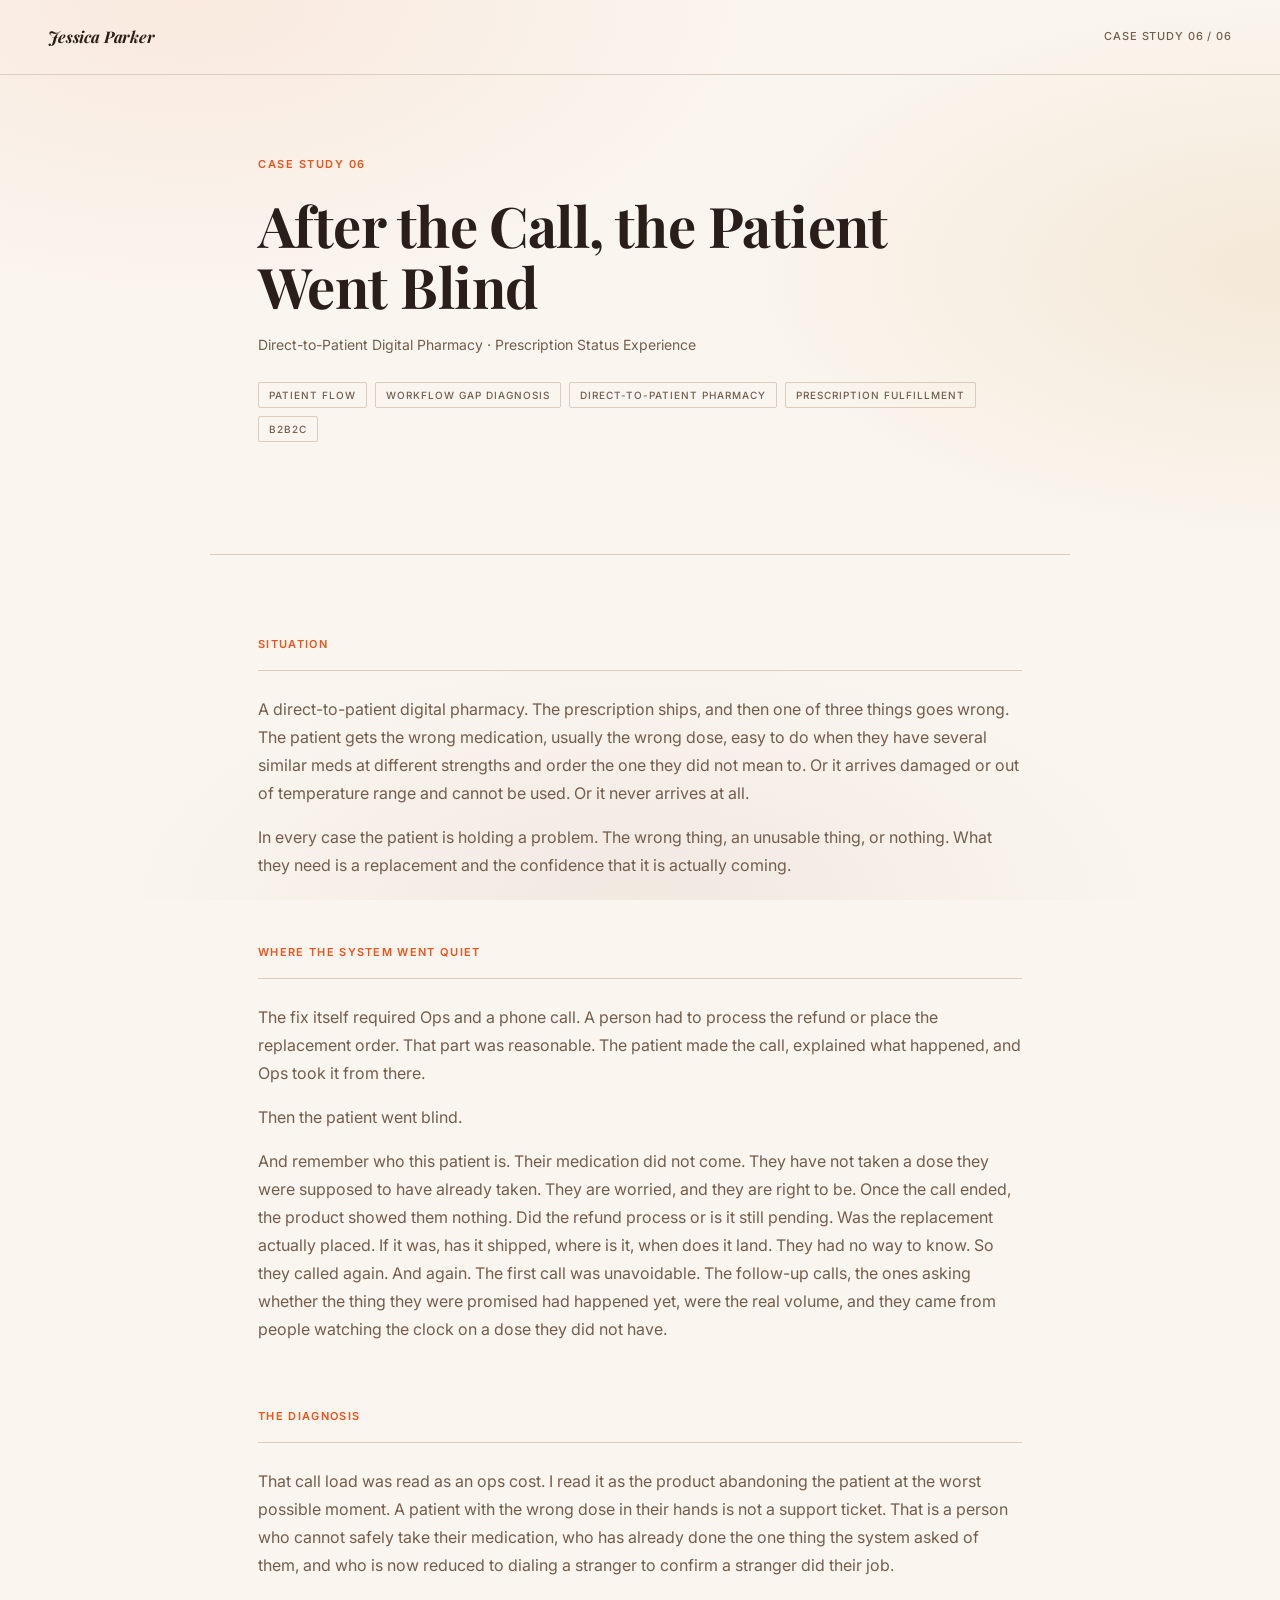
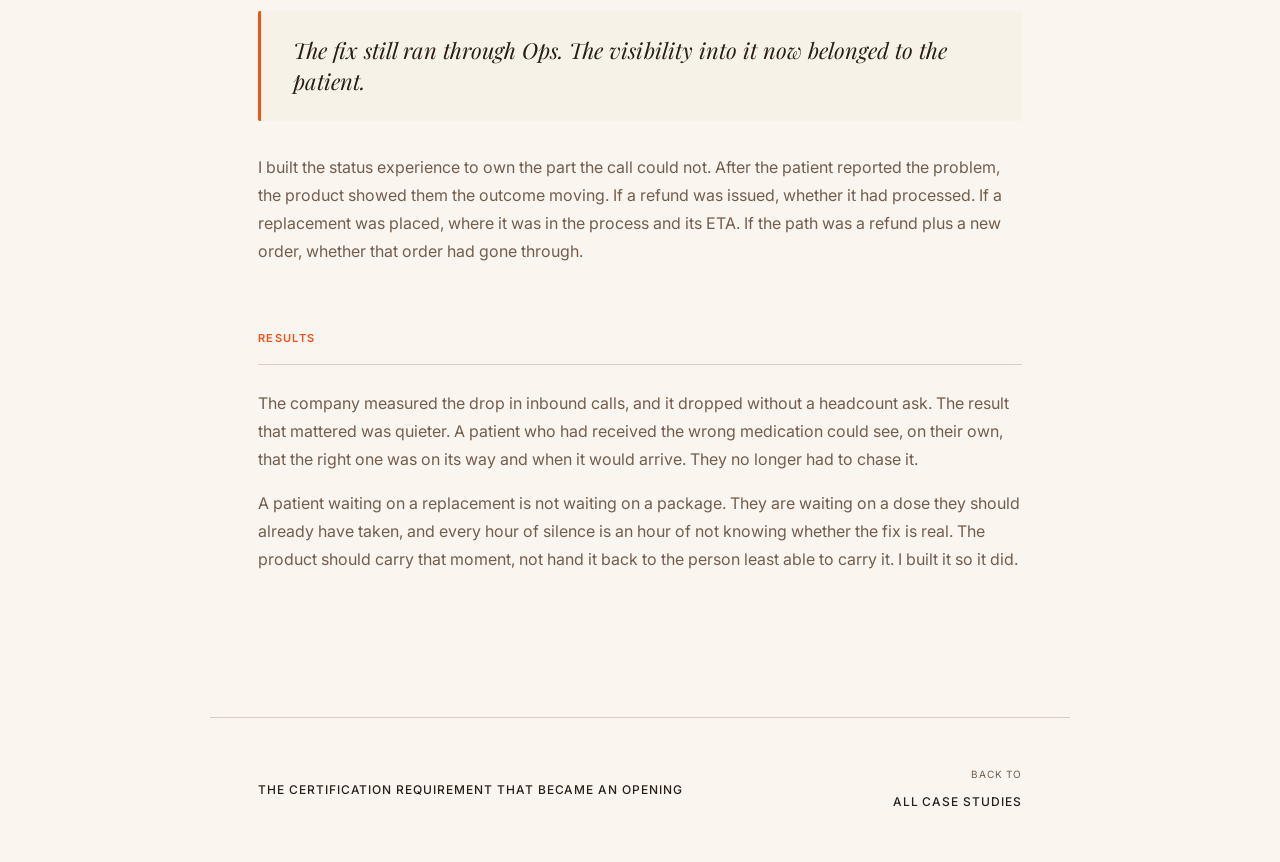
<file: cases/call.html>
<!DOCTYPE html>
<html lang="en">
<head>
<meta charset="UTF-8">
<meta name="viewport" content="width=device-width, initial-scale=1.0">
<title>After the Call, the Patient Went Blind — Jessica Parker</title>
<link rel="preconnect" href="https://fonts.googleapis.com">
<link rel="stylesheet" href="https://fonts.googleapis.com/css2?family=Playfair+Display:ital,wght@0,400;0,500;0,600;0,700;0,800;1,400;1,700&family=Inter:wght@300;400;500;600&family=DM+Mono:wght@400;500&display=swap">
<link rel="stylesheet" href="../style.css">

</head>
<body>

<nav>
  <a href="../index.html" class="nav-home"> Jessica Parker</a>
  <span class="nav-label">Case Study 06 / 06</span>
</nav>

<div class="case-header">
  <p class="case-eyebrow">Case Study 06</p>
  <h1>After the Call, the Patient Went Blind</h1>
  <p class="case-context-line">Direct-to-Patient Digital Pharmacy · Prescription Status Experience</p>
  <div class="case-tags">
    <span class="tag">Patient Flow</span>
    <span class="tag">Workflow Gap Diagnosis</span>
    <span class="tag">Direct-to-Patient Pharmacy</span>
    <span class="tag">Prescription Fulfillment</span>
    <span class="tag">B2B2C</span>
  </div>
</div>

<div class="case-body">

  <div class="case-section">
    <p class="section-label">Situation</p>
    <p>A direct-to-patient digital pharmacy. The prescription ships, and then one of three things goes wrong. The patient gets the wrong medication, usually the wrong dose, easy to do when they have several similar meds at different strengths and order the one they did not mean to. Or it arrives damaged or out of temperature range and cannot be used. Or it never arrives at all.</p>
    <p>In every case the patient is holding a problem. The wrong thing, an unusable thing, or nothing. What they need is a replacement and the confidence that it is actually coming.</p>
  </div>

  <div class="case-section">
    <p class="section-label">Where the System Went Quiet</p>
    <p>The fix itself required Ops and a phone call. A person had to process the refund or place the replacement order. That part was reasonable. The patient made the call, explained what happened, and Ops took it from there.</p>
    <p>Then the patient went blind.</p>
    <p>And remember who this patient is. Their medication did not come. They have not taken a dose they were supposed to have already taken. They are worried, and they are right to be. Once the call ended, the product showed them nothing. Did the refund process or is it still pending. Was the replacement actually placed. If it was, has it shipped, where is it, when does it land. They had no way to know. So they called again. And again. The first call was unavoidable. The follow-up calls, the ones asking whether the thing they were promised had happened yet, were the real volume, and they came from people watching the clock on a dose they did not have.</p>
  </div>

  <div class="case-section">
    <p class="section-label">The Diagnosis</p>
    <p>That call load was read as an ops cost. I read it as the product abandoning the patient at the worst possible moment. A patient with the wrong dose in their hands is not a support ticket. That is a person who cannot safely take their medication, who has already done the one thing the system asked of them, and who is now reduced to dialing a stranger to confirm a stranger did their job.</p>

    <div class="pullquote">
      <p>The fix still ran through Ops. The visibility into it now belonged to the patient.</p>
    </div>

    <p>I built the status experience to own the part the call could not. After the patient reported the problem, the product showed them the outcome moving. If a refund was issued, whether it had processed. If a replacement was placed, where it was in the process and its ETA. If the path was a refund plus a new order, whether that order had gone through.</p>
  </div>

  <div class="case-section">
    <p class="section-label">Results</p>
    <p>The company measured the drop in inbound calls, and it dropped without a headcount ask. The result that mattered was quieter. A patient who had received the wrong medication could see, on their own, that the right one was on its way and when it would arrive. They no longer had to chase it.</p>
    <p>A patient waiting on a replacement is not waiting on a package. They are waiting on a dose they should already have taken, and every hour of silence is an hour of not knowing whether the fix is real. The product should carry that moment, not hand it back to the person least able to carry it. I built it so it did.</p>
  </div>

</div>

<div class="nav-footer">
  <a href="opening.html"> The Certification Requirement That Became an Opening</a>
  <div class="nav-next">
    <span class="nav-next-label">Back to</span>
    <a href="../index.html">All Case Studies </a>
  </div>
</div>

</body>
</html>
</file>
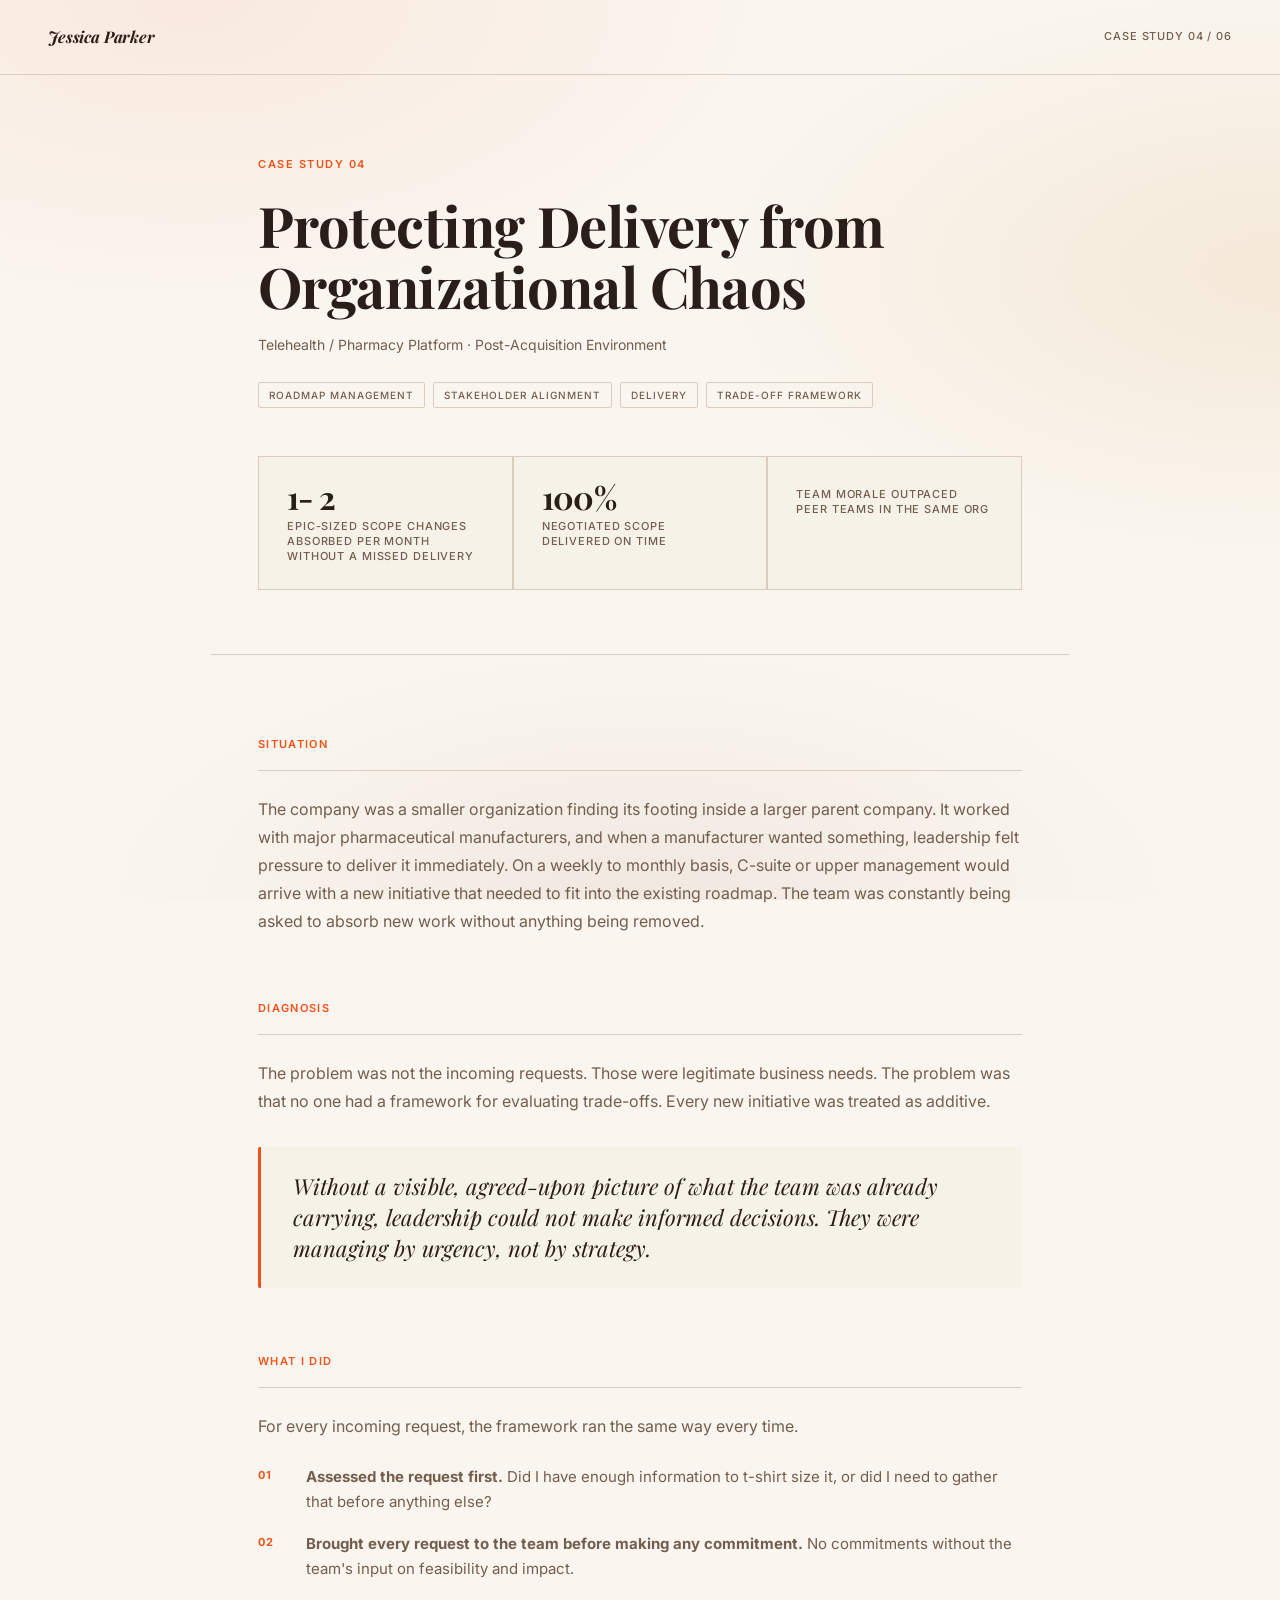
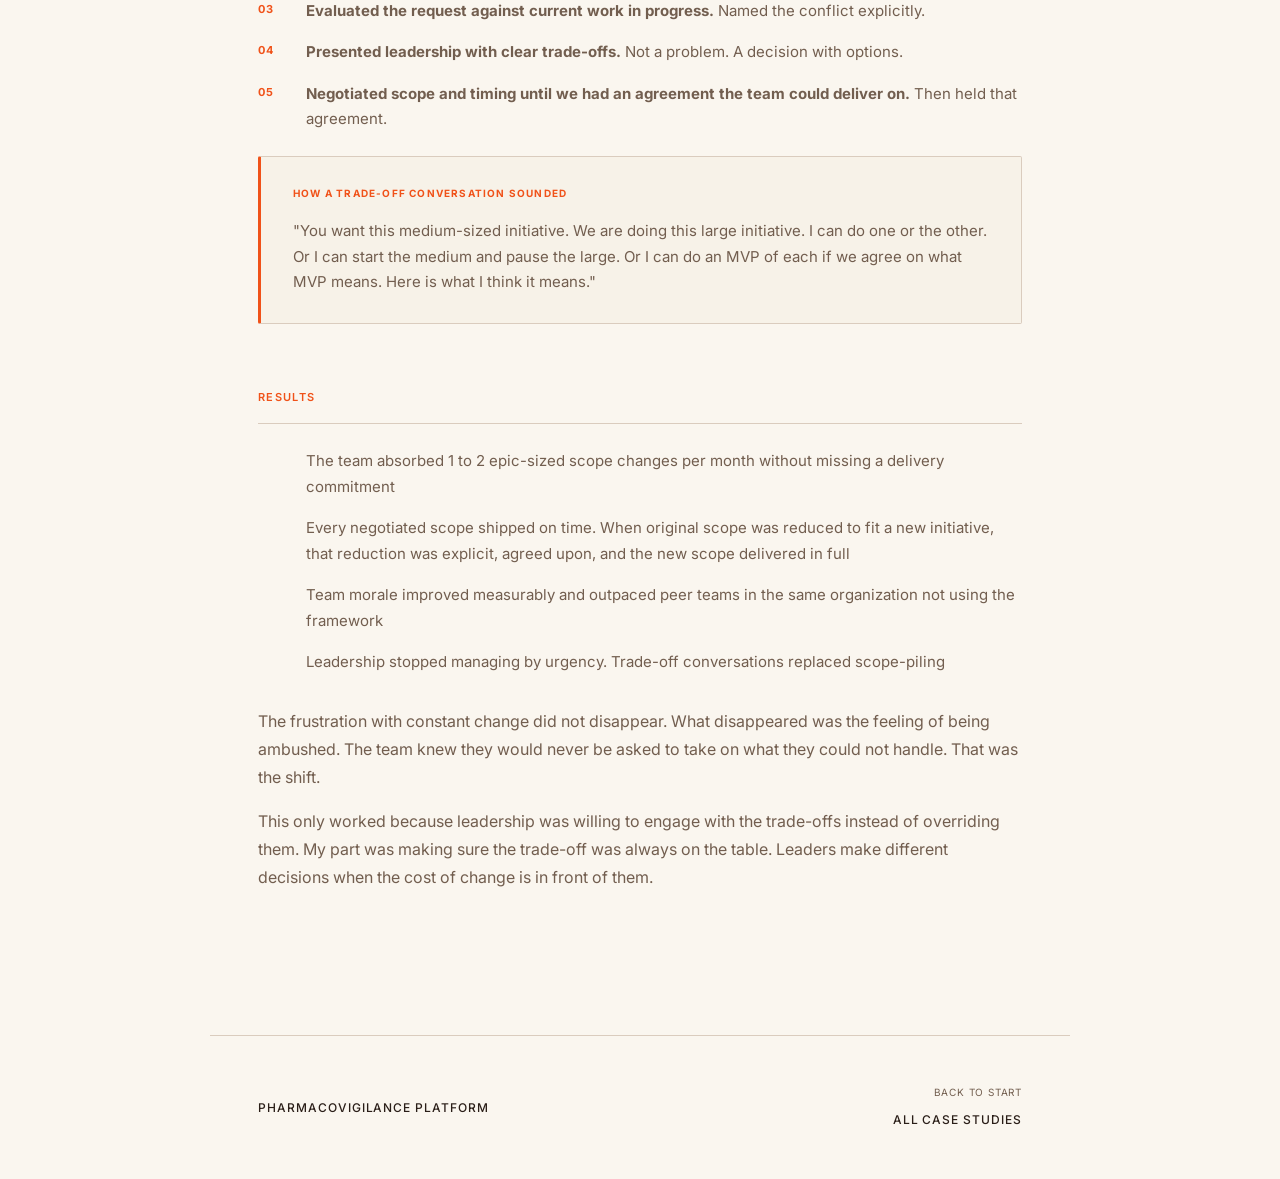
<file: cases/chaos.html>
<!DOCTYPE html>
<html lang="en">
<head>
<meta charset="UTF-8">
<meta name="viewport" content="width=device-width, initial-scale=1.0">
<title>Protecting Delivery from Organizational Chaos  Jessica Parker</title>
<link rel="preconnect" href="https://fonts.googleapis.com">
<link rel="stylesheet" href="https://fonts.googleapis.com/css2?family=Playfair+Display:ital,wght@0,400;0,500;0,600;0,700;0,800;1,400;1,700&family=Inter:wght@300;400;500;600&family=DM+Mono:wght@400;500&display=swap">
<link rel="stylesheet" href="../style.css">

</head>
<body>

<nav>
  <a href="../index.html" class="nav-home"> Jessica Parker</a>
  <span class="nav-label">Case Study 04 / 06</span>
</nav>

<div class="case-header">
  <p class="case-eyebrow">Case Study 04</p>
  <h1>Protecting Delivery from Organizational Chaos</h1>
  <p class="case-context-line">Telehealth / Pharmacy Platform · Post-Acquisition Environment</p>
  <div class="case-tags">
    <span class="tag">Roadmap Management</span>
    <span class="tag">Stakeholder Alignment</span>
    <span class="tag">Delivery</span>
    <span class="tag">Trade-off Framework</span>
  </div>
  <div class="case-results-bar">
    <div class="result-item">
      <div class="result-number">1-  2</div>
      <div class="result-label">Epic-sized scope changes absorbed per month without a missed delivery</div>
    </div>
    <div class="result-item">
      <div class="result-number">100%</div>
      <div class="result-label">Negotiated scope delivered on time</div>
    </div>
    <div class="result-item">
      <div class="result-number"></div>
      <div class="result-label">Team morale outpaced peer teams in the same org</div>
    </div>
  </div>
</div>

<div class="case-body">

  <div class="case-section">
    <p class="section-label">Situation</p>
    <p>The company was a smaller organization finding its footing inside a larger parent company. It worked with major pharmaceutical manufacturers, and when a manufacturer wanted something, leadership felt pressure to deliver it immediately. On a weekly to monthly basis, C-suite or upper management would arrive with a new initiative that needed to fit into the existing roadmap. The team was constantly being asked to absorb new work without anything being removed.</p>
  </div>

  <div class="case-section">
    <p class="section-label">Diagnosis</p>
    <p>The problem was not the incoming requests. Those were legitimate business needs. The problem was that no one had a framework for evaluating trade-offs. Every new initiative was treated as additive.</p>

    <div class="pullquote">
      <p>Without a visible, agreed-upon picture of what the team was already carrying, leadership could not make informed decisions. They were managing by urgency, not by strategy.</p>
    </div>
  </div>

  <div class="case-section">
    <p class="section-label">What I Did</p>
    <p>For every incoming request, the framework ran the same way every time.</p>
    <div class="action-list">
      <div class="action-item">
        <span class="action-marker">01</span>
        <span class="action-text"><strong>Assessed the request first.</strong> Did I have enough information to t-shirt size it, or did I need to gather that before anything else?</span>
      </div>
      <div class="action-item">
        <span class="action-marker">02</span>
        <span class="action-text"><strong>Brought every request to the team before making any commitment.</strong> No commitments without the team's input on feasibility and impact.</span>
      </div>
      <div class="action-item">
        <span class="action-marker">03</span>
        <span class="action-text"><strong>Evaluated the request against current work in progress.</strong> Named the conflict explicitly.</span>
      </div>
      <div class="action-item">
        <span class="action-marker">04</span>
        <span class="action-text"><strong>Presented leadership with clear trade-offs.</strong> Not a problem. A decision with options.</span>
      </div>
      <div class="action-item">
        <span class="action-marker">05</span>
        <span class="action-text"><strong>Negotiated scope and timing until we had an agreement the team could deliver on.</strong> Then held that agreement.</span>
      </div>
    </div>

    <div class="tradeoff-box">
      <p class="tradeoff-label">How a trade-off conversation sounded</p>
      <p class="tradeoff-text">"You want this medium-sized initiative. We are doing this large initiative. I can do one or the other. Or I can start the medium and pause the large. Or I can do an MVP of each if we agree on what MVP means. Here is what I think it means."</p>
    </div>
  </div>

  <div class="case-section">
    <p class="section-label">Results</p>
    <div class="action-list">
      <div class="action-item">
        <span class="action-marker"></span>
        <span class="action-text">The team absorbed 1 to 2 epic-sized scope changes per month without missing a delivery commitment</span>
      </div>
      <div class="action-item">
        <span class="action-marker"></span>
        <span class="action-text">Every negotiated scope shipped on time. When original scope was reduced to fit a new initiative, that reduction was explicit, agreed upon, and the new scope delivered in full</span>
      </div>
      <div class="action-item">
        <span class="action-marker"></span>
        <span class="action-text">Team morale improved measurably and outpaced peer teams in the same organization not using the framework</span>
      </div>
      <div class="action-item">
        <span class="action-marker"></span>
        <span class="action-text">Leadership stopped managing by urgency. Trade-off conversations replaced scope-piling</span>
      </div>
    </div>
    <p style="margin-top: 32px;">The frustration with constant change did not disappear. What disappeared was the feeling of being ambushed. The team knew they would never be asked to take on what they could not handle. That was the shift.</p>
    <p>This only worked because leadership was willing to engage with the trade-offs instead of overriding them. My part was making sure the trade-off was always on the table. Leaders make different decisions when the cost of change is in front of them.</p>
  </div>

</div>

<div class="nav-footer">
  <a href="pharmacovigilance.html"> Pharmacovigilance Platform</a>
  <div class="nav-next">
    <span class="nav-next-label">Back to start</span>
    <a href="../index.html">All Case Studies </a>
  </div>
</div>

</body>
</html>
</file>
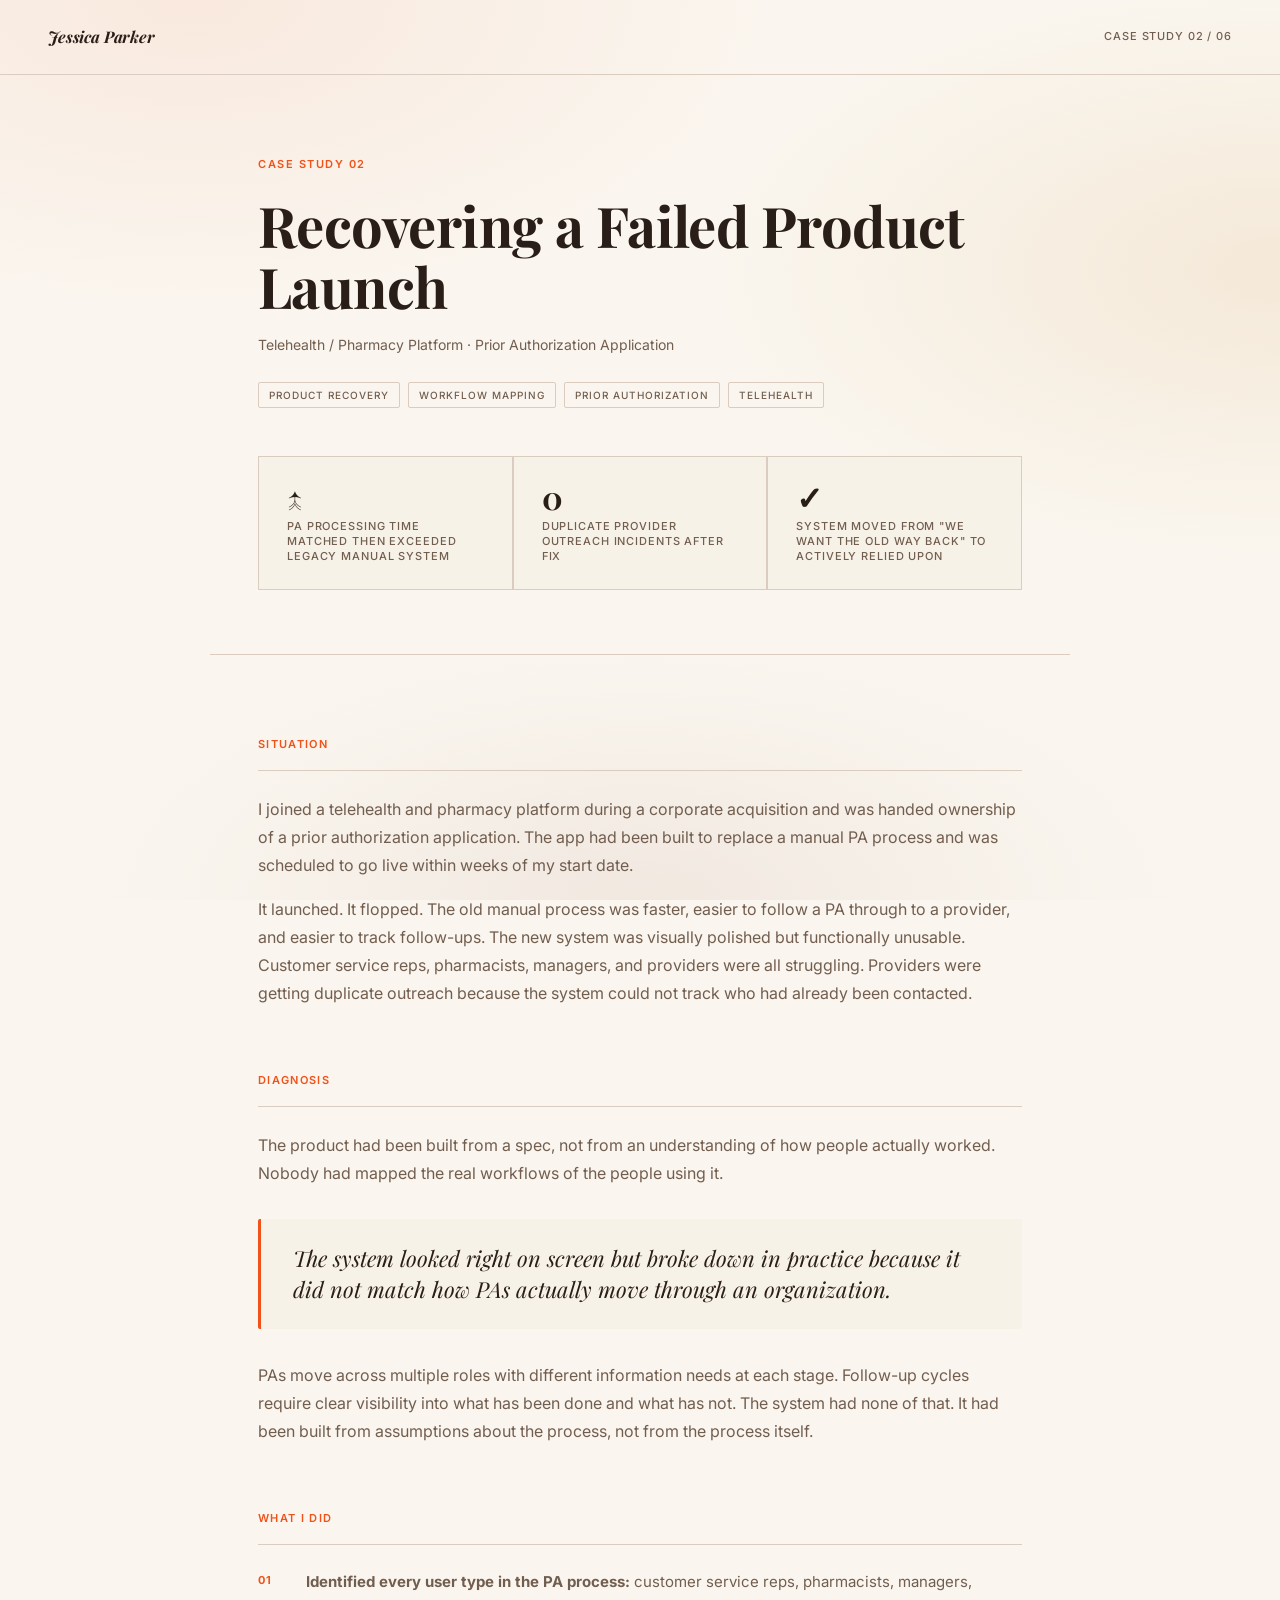
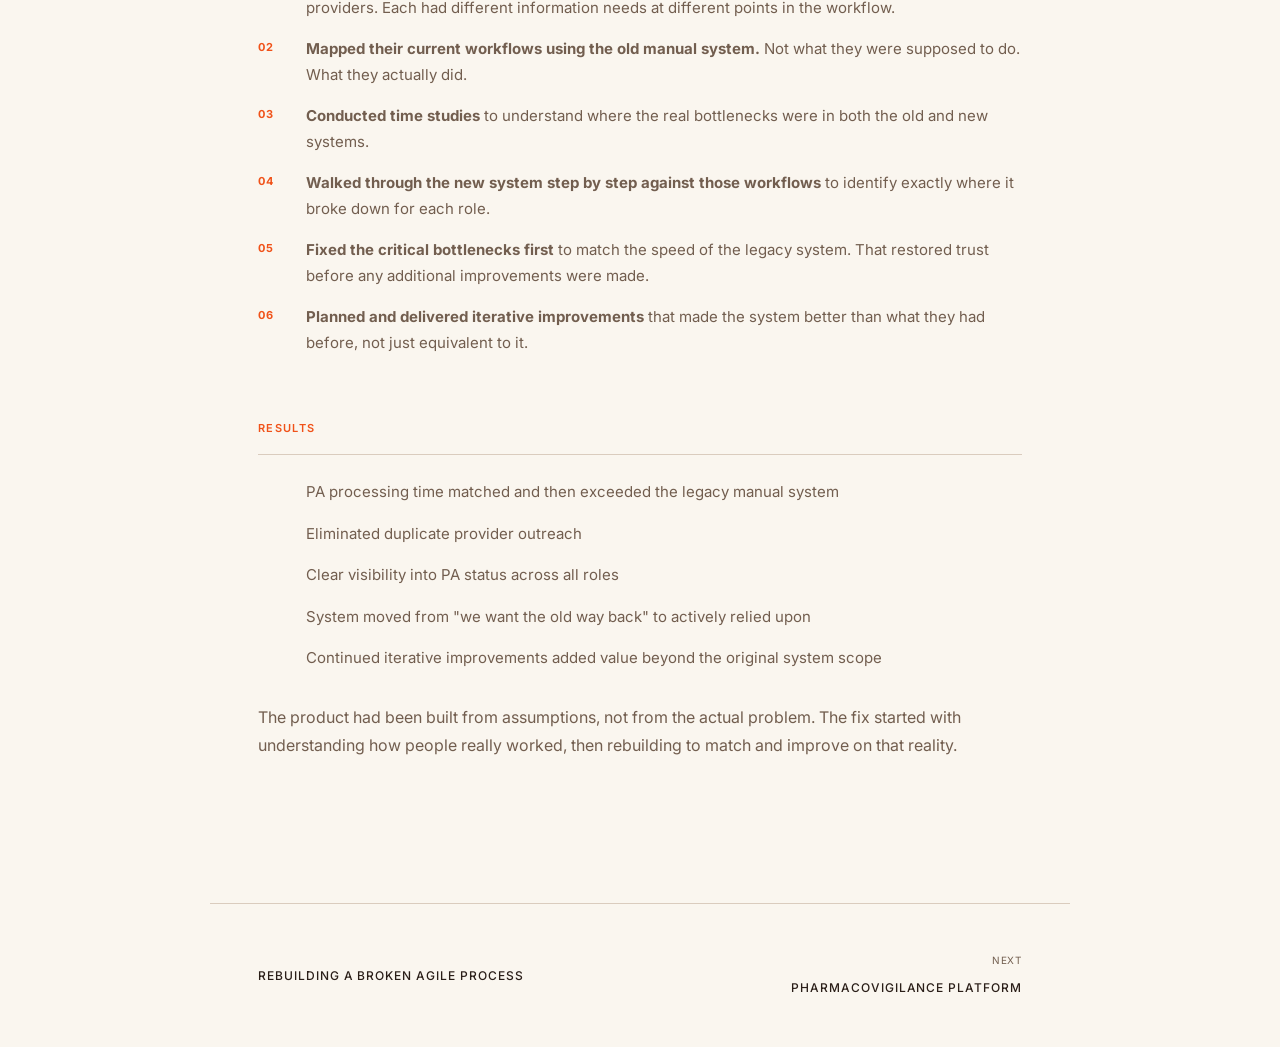
<file: cases/launch.html>
<!DOCTYPE html>
<html lang="en">
<head>
<meta charset="UTF-8">
<meta name="viewport" content="width=device-width, initial-scale=1.0">
<title>Recovering a Failed Product Launch  Jessica Parker</title>
<link rel="preconnect" href="https://fonts.googleapis.com">
<link rel="stylesheet" href="https://fonts.googleapis.com/css2?family=Playfair+Display:ital,wght@0,400;0,500;0,600;0,700;0,800;1,400;1,700&family=Inter:wght@300;400;500;600&family=DM+Mono:wght@400;500&display=swap">
<link rel="stylesheet" href="../style.css">

</head>
<body>

<nav>
  <a href="../index.html" class="nav-home"> Jessica Parker</a>
  <span class="nav-label">Case Study 02 / 06</span>
</nav>

<div class="case-header">
  <p class="case-eyebrow">Case Study 02</p>
  <h1>Recovering a Failed Product Launch</h1>
  <p class="case-context-line">Telehealth / Pharmacy Platform · Prior Authorization Application</p>
  <div class="case-tags">
    <span class="tag">Product Recovery</span>
    <span class="tag">Workflow Mapping</span>
    <span class="tag">Prior Authorization</span>
    <span class="tag">Telehealth</span>
    </div>
  <div class="case-results-bar">
    <div class="result-item">
      <div class="result-number">↑</div>
      <div class="result-label">PA processing time matched then exceeded legacy manual system</div>
    </div>
    <div class="result-item">
      <div class="result-number">0</div>
      <div class="result-label">Duplicate provider outreach incidents after fix</div>
    </div>
    <div class="result-item">
      <div class="result-number">✓</div>
      <div class="result-label">System moved from "we want the old way back" to actively relied upon</div>
    </div>
  </div>
</div>

<div class="case-body">

  <div class="case-section">
    <p class="section-label">Situation</p>
    <p>I joined a telehealth and pharmacy platform during a corporate acquisition and was handed ownership of a prior authorization application. The app had been built to replace a manual PA process and was scheduled to go live within weeks of my start date.</p>
    <p>It launched. It flopped. The old manual process was faster, easier to follow a PA through to a provider, and easier to track follow-ups. The new system was visually polished but functionally unusable. Customer service reps, pharmacists, managers, and providers were all struggling. Providers were getting duplicate outreach because the system could not track who had already been contacted.</p>
  </div>

  <div class="case-section">
    <p class="section-label">Diagnosis</p>
    <p>The product had been built from a spec, not from an understanding of how people actually worked. Nobody had mapped the real workflows of the people using it.</p>

    <div class="pullquote">
      <p>The system looked right on screen but broke down in practice because it did not match how PAs actually move through an organization.</p>
    </div>

    <p>PAs move across multiple roles with different information needs at each stage. Follow-up cycles require clear visibility into what has been done and what has not. The system had none of that. It had been built from assumptions about the process, not from the process itself.</p>
  </div>

  <div class="case-section">
    <p class="section-label">What I Did</p>
    <div class="action-list">
      <div class="action-item">
        <span class="action-marker">01</span>
        <span class="action-text"><strong>Identified every user type in the PA process:</strong> customer service reps, pharmacists, managers, providers. Each had different information needs at different points in the workflow.</span>
      </div>
      <div class="action-item">
        <span class="action-marker">02</span>
        <span class="action-text"><strong>Mapped their current workflows using the old manual system.</strong> Not what they were supposed to do. What they actually did.</span>
      </div>
      <div class="action-item">
        <span class="action-marker">03</span>
        <span class="action-text"><strong>Conducted time studies</strong> to understand where the real bottlenecks were in both the old and new systems.</span>
      </div>
      <div class="action-item">
        <span class="action-marker">04</span>
        <span class="action-text"><strong>Walked through the new system step by step against those workflows</strong> to identify exactly where it broke down for each role.</span>
      </div>
      <div class="action-item">
        <span class="action-marker">05</span>
        <span class="action-text"><strong>Fixed the critical bottlenecks first</strong> to match the speed of the legacy system. That restored trust before any additional improvements were made.</span>
      </div>
      <div class="action-item">
        <span class="action-marker">06</span>
        <span class="action-text"><strong>Planned and delivered iterative improvements</strong> that made the system better than what they had before, not just equivalent to it.</span>
      </div>
    </div>
  </div>

  <div class="case-section">
    <p class="section-label">Results</p>
    <div class="action-list">
      <div class="action-item">
        <span class="action-marker"></span>
        <span class="action-text">PA processing time matched and then exceeded the legacy manual system</span>
      </div>
      <div class="action-item">
        <span class="action-marker"></span>
        <span class="action-text">Eliminated duplicate provider outreach</span>
      </div>
      <div class="action-item">
        <span class="action-marker"></span>
        <span class="action-text">Clear visibility into PA status across all roles</span>
      </div>
      <div class="action-item">
        <span class="action-marker"></span>
        <span class="action-text">System moved from "we want the old way back" to actively relied upon</span>
      </div>
      <div class="action-item">
        <span class="action-marker"></span>
        <span class="action-text">Continued iterative improvements added value beyond the original system scope</span>
      </div>
    </div>
    <p style="margin-top: 32px;">The product had been built from assumptions, not from the actual problem. The fix started with understanding how people really worked, then rebuilding to match and improve on that reality.</p>
  </div>

</div>

<div class="nav-footer">
  <a href="agile.html"> Rebuilding a Broken Agile Process</a>
  <div class="nav-next">
    <span class="nav-next-label">Next</span>
    <a href="pharmacovigilance.html">Pharmacovigilance Platform </a>
  </div>
</div>

</body>
</html>
</file>
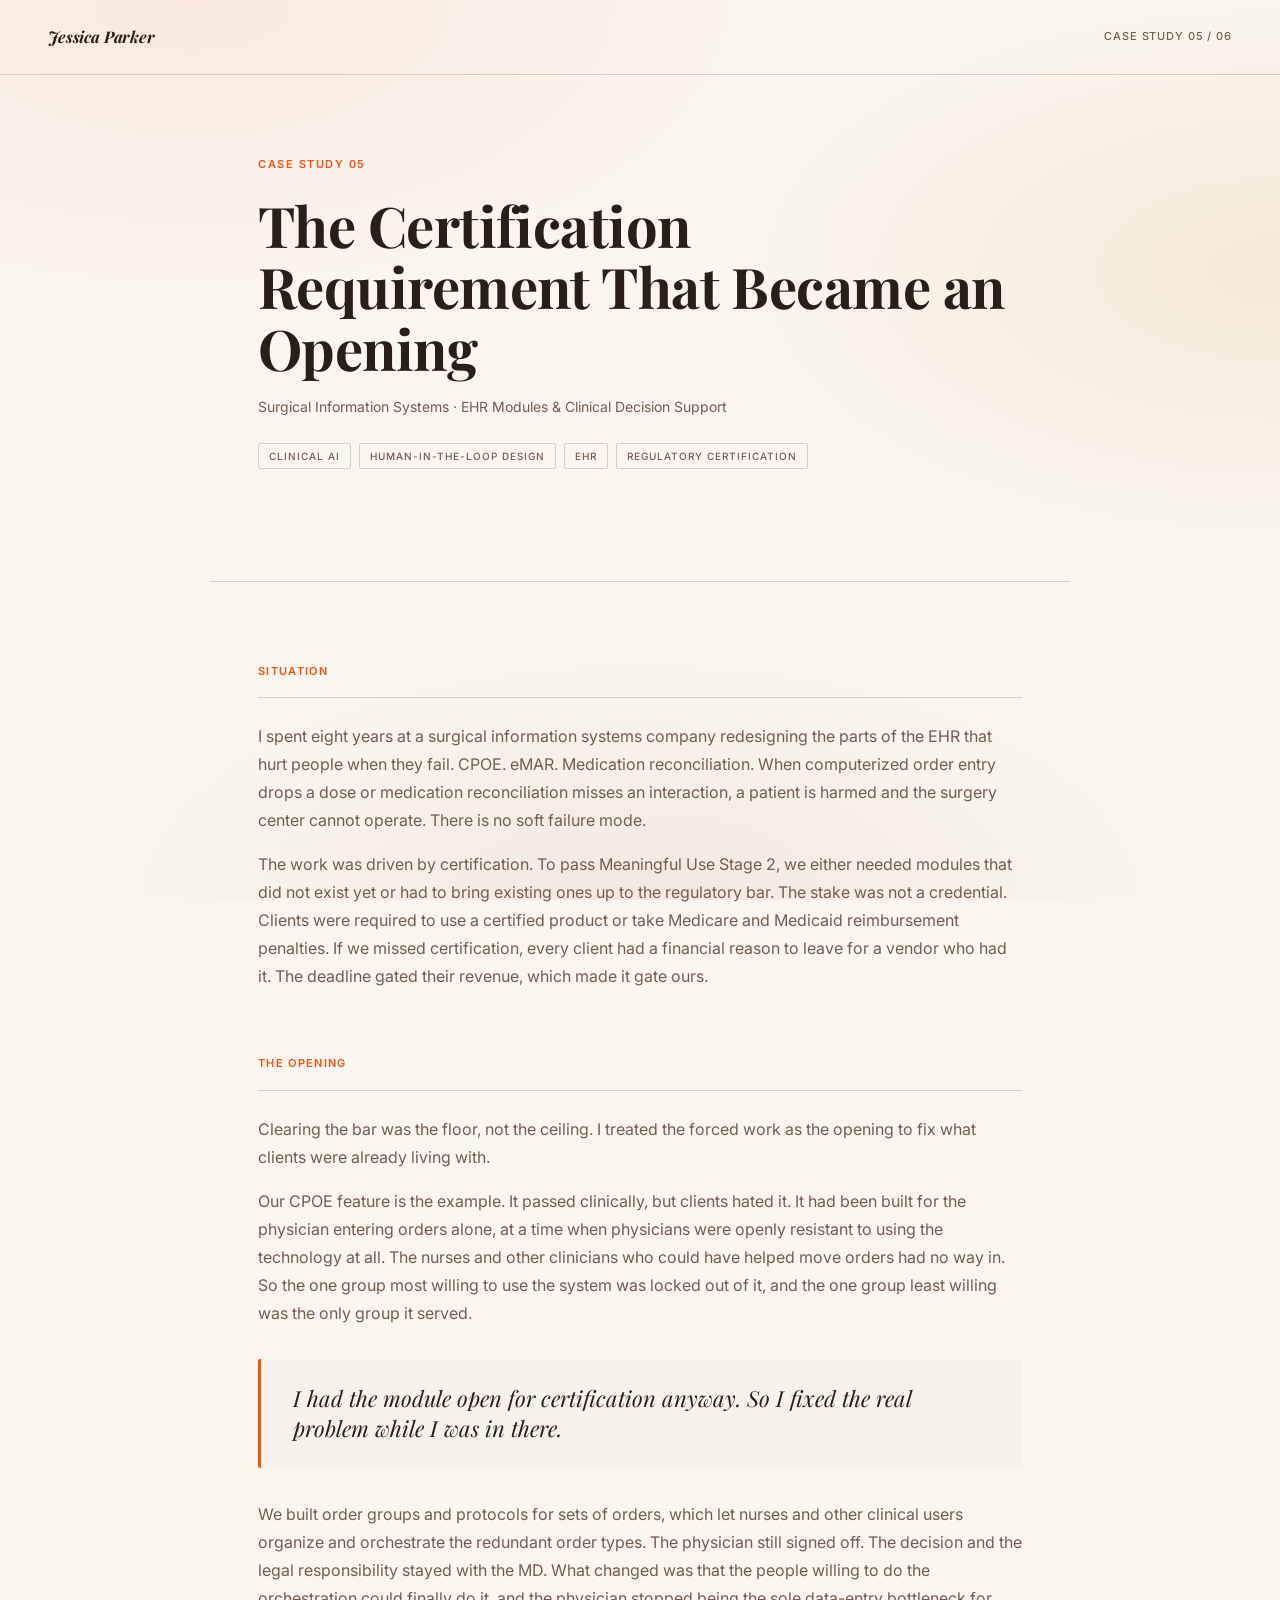
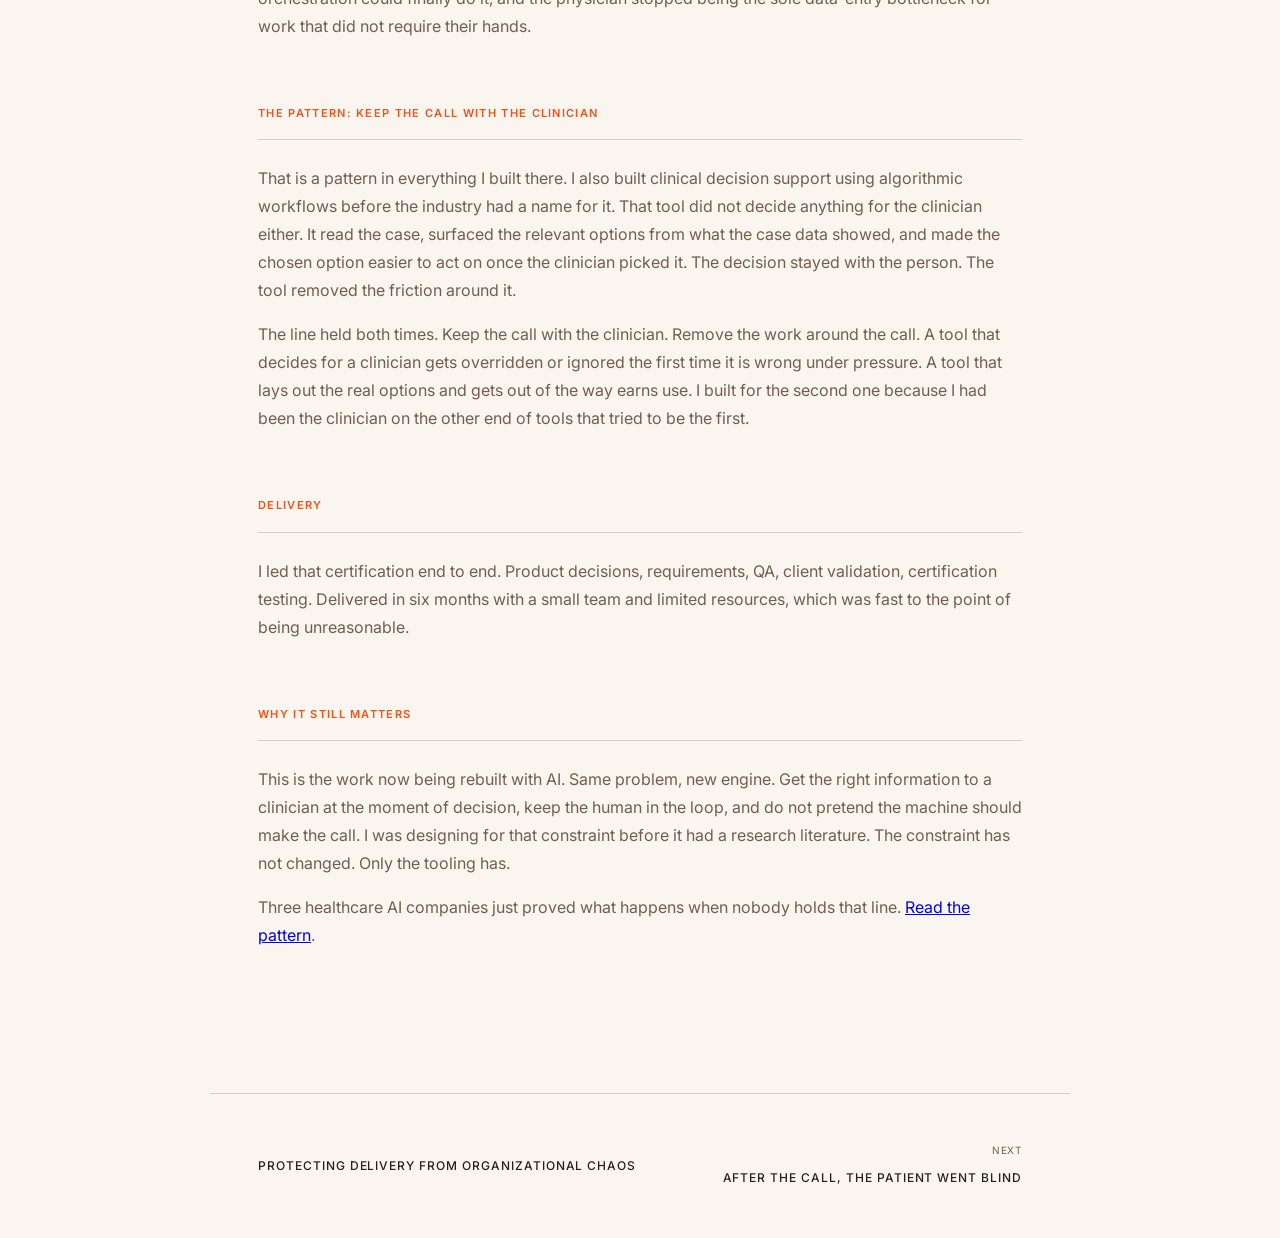
<file: cases/opening.html>
<!DOCTYPE html>
<html lang="en">
<head>
<meta charset="UTF-8">
<meta name="viewport" content="width=device-width, initial-scale=1.0">
<title>The Certification Requirement That Became an Opening — Jessica Parker</title>
<link rel="preconnect" href="https://fonts.googleapis.com">
<link rel="stylesheet" href="https://fonts.googleapis.com/css2?family=Playfair+Display:ital,wght@0,400;0,500;0,600;0,700;0,800;1,400;1,700&family=Inter:wght@300;400;500;600&family=DM+Mono:wght@400;500&display=swap">
<link rel="stylesheet" href="../style.css">

</head>
<body>

<nav>
  <a href="../index.html" class="nav-home"> Jessica Parker</a>
  <span class="nav-label">Case Study 05 / 06</span>
</nav>

<div class="case-header">
  <p class="case-eyebrow">Case Study 05</p>
  <h1>The Certification Requirement That Became an Opening</h1>
  <p class="case-context-line">Surgical Information Systems · EHR Modules &amp; Clinical Decision Support</p>
  <div class="case-tags">
    <span class="tag">Clinical AI</span>
    <span class="tag">Human-in-the-Loop Design</span>
    <span class="tag">EHR</span>
    <span class="tag">Regulatory Certification</span>
  </div>
</div>

<div class="case-body">

  <div class="case-section">
    <p class="section-label">Situation</p>
    <p>I spent eight years at a surgical information systems company redesigning the parts of the EHR that hurt people when they fail. CPOE. eMAR. Medication reconciliation. When computerized order entry drops a dose or medication reconciliation misses an interaction, a patient is harmed and the surgery center cannot operate. There is no soft failure mode.</p>
    <p>The work was driven by certification. To pass Meaningful Use Stage 2, we either needed modules that did not exist yet or had to bring existing ones up to the regulatory bar. The stake was not a credential. Clients were required to use a certified product or take Medicare and Medicaid reimbursement penalties. If we missed certification, every client had a financial reason to leave for a vendor who had it. The deadline gated their revenue, which made it gate ours.</p>
  </div>

  <div class="case-section">
    <p class="section-label">The Opening</p>
    <p>Clearing the bar was the floor, not the ceiling. I treated the forced work as the opening to fix what clients were already living with.</p>
    <p>Our CPOE feature is the example. It passed clinically, but clients hated it. It had been built for the physician entering orders alone, at a time when physicians were openly resistant to using the technology at all. The nurses and other clinicians who could have helped move orders had no way in. So the one group most willing to use the system was locked out of it, and the one group least willing was the only group it served.</p>

    <div class="pullquote">
      <p>I had the module open for certification anyway. So I fixed the real problem while I was in there.</p>
    </div>

    <p>We built order groups and protocols for sets of orders, which let nurses and other clinical users organize and orchestrate the redundant order types. The physician still signed off. The decision and the legal responsibility stayed with the MD. What changed was that the people willing to do the orchestration could finally do it, and the physician stopped being the sole data-entry bottleneck for work that did not require their hands.</p>
  </div>

  <div class="case-section">
    <p class="section-label">The Pattern: Keep the Call With the Clinician</p>
    <p>That is a pattern in everything I built there. I also built clinical decision support using algorithmic workflows before the industry had a name for it. That tool did not decide anything for the clinician either. It read the case, surfaced the relevant options from what the case data showed, and made the chosen option easier to act on once the clinician picked it. The decision stayed with the person. The tool removed the friction around it.</p>
    <p>The line held both times. Keep the call with the clinician. Remove the work around the call. A tool that decides for a clinician gets overridden or ignored the first time it is wrong under pressure. A tool that lays out the real options and gets out of the way earns use. I built for the second one because I had been the clinician on the other end of tools that tried to be the first.</p>
  </div>

  <div class="case-section">
    <p class="section-label">Delivery</p>
    <p>I led that certification end to end. Product decisions, requirements, QA, client validation, certification testing. Delivered in six months with a small team and limited resources, which was fast to the point of being unreasonable.</p>
  </div>

  <div class="case-section">
    <p class="section-label">Why It Still Matters</p>
    <p>This is the work now being rebuilt with AI. Same problem, new engine. Get the right information to a clinician at the moment of decision, keep the human in the loop, and do not pretend the machine should make the call. I was designing for that constraint before it had a research literature. The constraint has not changed. Only the tooling has.</p>
    <p>Three healthcare AI companies just proved what happens when nobody holds that line. <a href="../notes/requirement-nobody-wrote-down.html">Read the pattern</a>.</p>
  </div>

</div>

<div class="nav-footer">
  <a href="chaos.html"> Protecting Delivery from Organizational Chaos</a>
  <div class="nav-next">
    <span class="nav-next-label">Next</span>
    <a href="call.html">After the Call, the Patient Went Blind </a>
  </div>
</div>

</body>
</html>
</file>
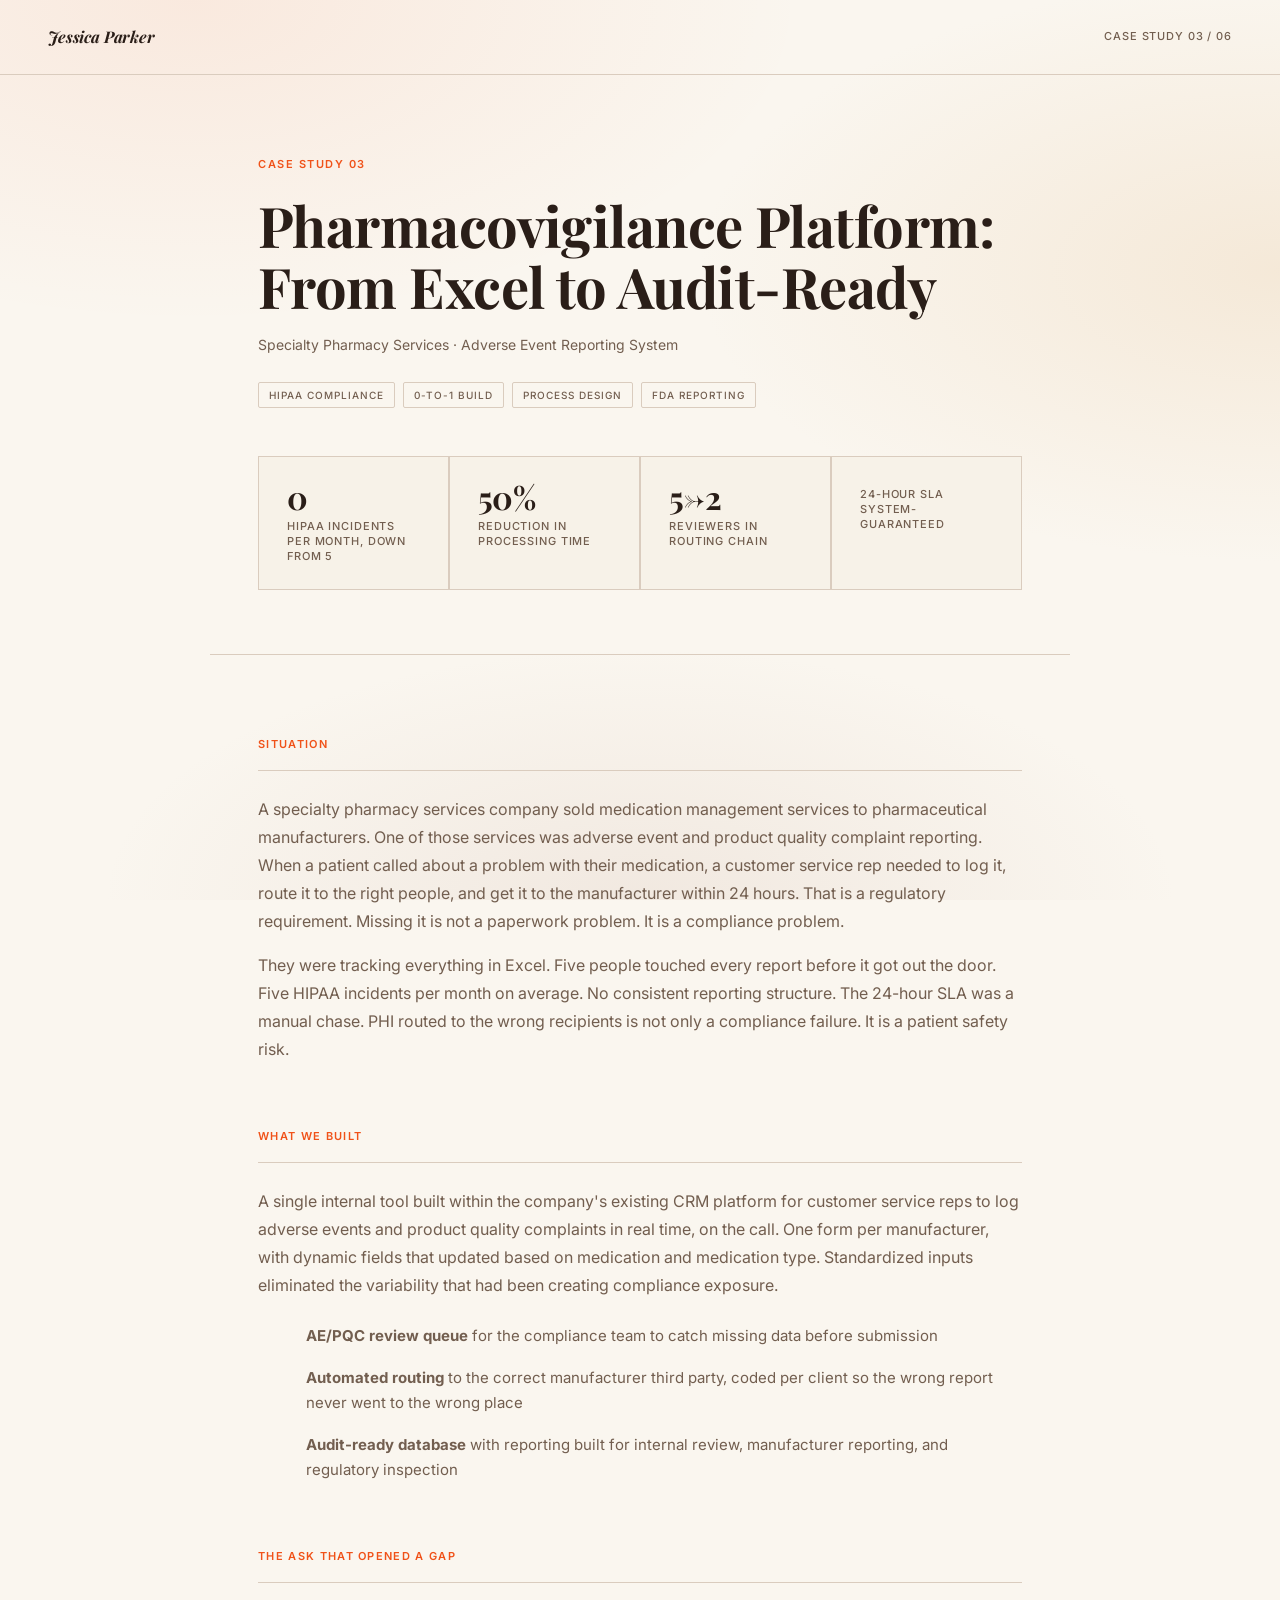
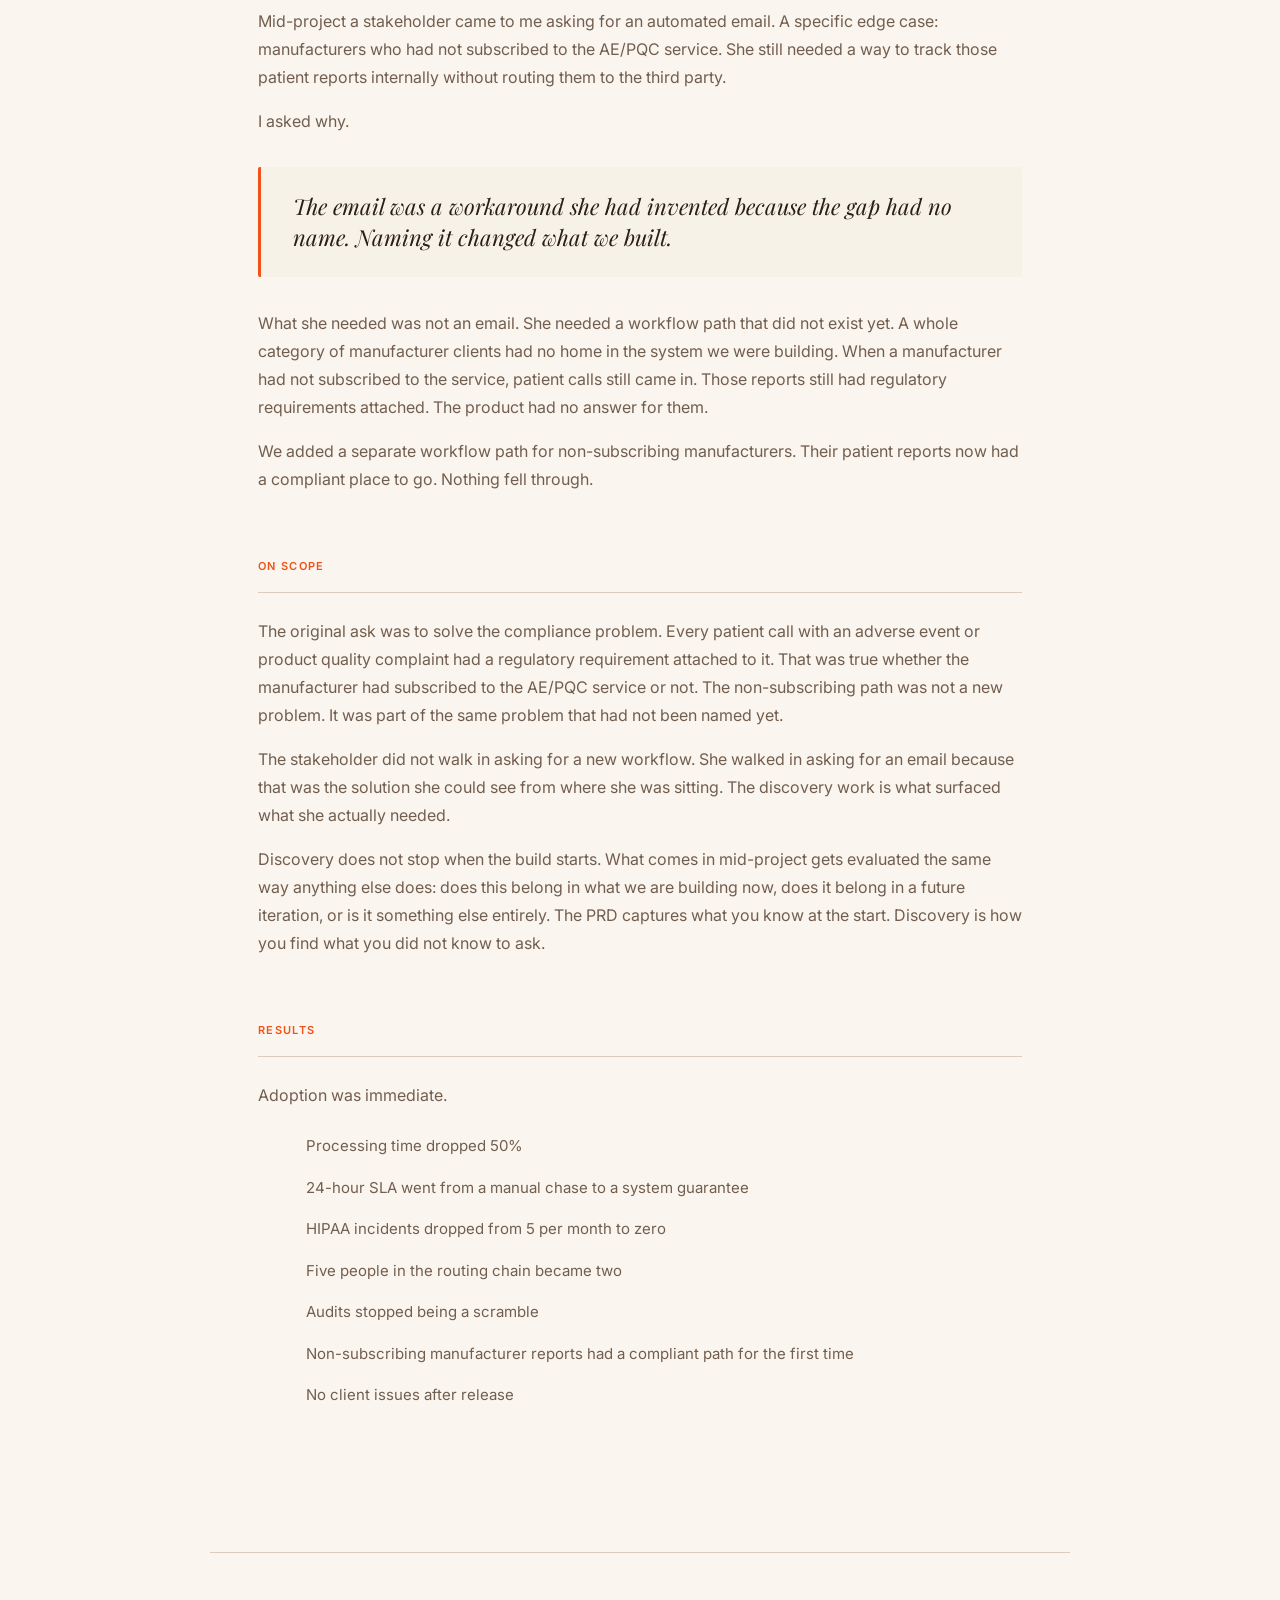
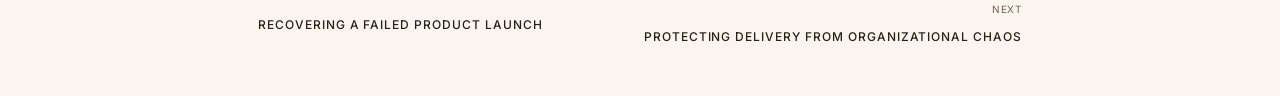
<file: cases/pharmacovigilance.html>
<!DOCTYPE html>
<html lang="en">
<head>
<meta charset="UTF-8">
<meta name="viewport" content="width=device-width, initial-scale=1.0">
<title>Pharmacovigilance Platform  Jessica Parker</title>
<link rel="preconnect" href="https://fonts.googleapis.com">
<link rel="stylesheet" href="https://fonts.googleapis.com/css2?family=Playfair+Display:ital,wght@0,400;0,500;0,600;0,700;0,800;1,400;1,700&family=Inter:wght@300;400;500;600&family=DM+Mono:wght@400;500&display=swap">
<link rel="stylesheet" href="../style.css">

</head>
<body>

<nav>
  <a href="../index.html" class="nav-home"> Jessica Parker</a>
  <span class="nav-label">Case Study 03 / 06</span>
</nav>

<div class="case-header">
  <p class="case-eyebrow">Case Study 03</p>
  <h1>Pharmacovigilance Platform: From Excel to Audit-Ready</h1>
  <p class="case-context-line">Specialty Pharmacy Services · Adverse Event Reporting System</p>
  <div class="case-tags">
    <span class="tag">HIPAA Compliance</span>
    <span class="tag">0-to-1 Build</span>
    <span class="tag">Process Design</span>
    <span class="tag">FDA Reporting</span>
  </div>
  <div class="case-results-bar">
    <div class="result-item">
      <div class="result-number">0</div>
      <div class="result-label">HIPAA incidents per month, down from 5</div>
    </div>
    <div class="result-item">
      <div class="result-number">50%</div>
      <div class="result-label">Reduction in processing time</div>
    </div>
    <div class="result-item">
      <div class="result-number">5→2</div>
      <div class="result-label">Reviewers in routing chain</div>
    </div>
    <div class="result-item">
      <div class="result-number"></div>
      <div class="result-label">24-hour SLA system-guaranteed</div>
    </div>
  </div>
</div>

<div class="case-body">

  <div class="case-section">
    <p class="section-label">Situation</p>
    <p>A specialty pharmacy services company sold medication management services to pharmaceutical manufacturers. One of those services was adverse event and product quality complaint reporting. When a patient called about a problem with their medication, a customer service rep needed to log it, route it to the right people, and get it to the manufacturer within 24 hours. That is a regulatory requirement. Missing it is not a paperwork problem. It is a compliance problem.</p>
    <p>They were tracking everything in Excel. Five people touched every report before it got out the door. Five HIPAA incidents per month on average. No consistent reporting structure. The 24-hour SLA was a manual chase. PHI routed to the wrong recipients is not only a compliance failure. It is a patient safety risk.</p>
  </div>

  <div class="case-section">
    <p class="section-label">What We Built</p>
    <p>A single internal tool built within the company's existing CRM platform for customer service reps to log adverse events and product quality complaints in real time, on the call. One form per manufacturer, with dynamic fields that updated based on medication and medication type. Standardized inputs eliminated the variability that had been creating compliance exposure.</p>
    <div class="action-list">
      <div class="action-item">
        <span class="action-marker"></span>
        <span class="action-text"><strong>AE/PQC review queue</strong> for the compliance team to catch missing data before submission</span>
      </div>
      <div class="action-item">
        <span class="action-marker"></span>
        <span class="action-text"><strong>Automated routing</strong> to the correct manufacturer third party, coded per client so the wrong report never went to the wrong place</span>
      </div>
      <div class="action-item">
        <span class="action-marker"></span>
        <span class="action-text"><strong>Audit-ready database</strong> with reporting built for internal review, manufacturer reporting, and regulatory inspection</span>
      </div>
    </div>
  </div>

  <div class="case-section">
    <p class="section-label">The Ask That Opened a Gap</p>
    <p>Mid-project a stakeholder came to me asking for an automated email. A specific edge case: manufacturers who had not subscribed to the AE/PQC service. She still needed a way to track those patient reports internally without routing them to the third party.</p>
    <p>I asked why.</p>

    <div class="pullquote">
      <p>The email was a workaround she had invented because the gap had no name. Naming it changed what we built.</p>
    </div>

    <p>What she needed was not an email. She needed a workflow path that did not exist yet. A whole category of manufacturer clients had no home in the system we were building. When a manufacturer had not subscribed to the service, patient calls still came in. Those reports still had regulatory requirements attached. The product had no answer for them.</p>
    <p>We added a separate workflow path for non-subscribing manufacturers. Their patient reports now had a compliant place to go. Nothing fell through.</p>
  </div>

  <div class="case-section">
    <p class="section-label">On Scope</p>
    <p>The original ask was to solve the compliance problem. Every patient call with an adverse event or product quality complaint had a regulatory requirement attached to it. That was true whether the manufacturer had subscribed to the AE/PQC service or not. The non-subscribing path was not a new problem. It was part of the same problem that had not been named yet.</p>
    <p>The stakeholder did not walk in asking for a new workflow. She walked in asking for an email because that was the solution she could see from where she was sitting. The discovery work is what surfaced what she actually needed.</p>
    <p>Discovery does not stop when the build starts. What comes in mid-project gets evaluated the same way anything else does: does this belong in what we are building now, does it belong in a future iteration, or is it something else entirely. The PRD captures what you know at the start. Discovery is how you find what you did not know to ask.</p>
  </div>

  <div class="case-section">
    <p class="section-label">Results</p>
    <p>Adoption was immediate.</p>
    <div class="action-list">
      <div class="action-item">
        <span class="action-marker"></span>
        <span class="action-text">Processing time dropped 50%</span>
      </div>
      <div class="action-item">
        <span class="action-marker"></span>
        <span class="action-text">24-hour SLA went from a manual chase to a system guarantee</span>
      </div>
      <div class="action-item">
        <span class="action-marker"></span>
        <span class="action-text">HIPAA incidents dropped from 5 per month to zero</span>
      </div>
      <div class="action-item">
        <span class="action-marker"></span>
        <span class="action-text">Five people in the routing chain became two</span>
      </div>
      <div class="action-item">
        <span class="action-marker"></span>
        <span class="action-text">Audits stopped being a scramble</span>
      </div>
      <div class="action-item">
        <span class="action-marker"></span>
        <span class="action-text">Non-subscribing manufacturer reports had a compliant path for the first time</span>
      </div>
      <div class="action-item">
        <span class="action-marker"></span>
        <span class="action-text">No client issues after release</span>
      </div>
    </div>
  </div>

</div>

<div class="nav-footer">
  <a href="launch.html"> Recovering a Failed Product Launch</a>
  <div class="nav-next">
    <span class="nav-next-label">Next</span>
    <a href="chaos.html">Protecting Delivery from Organizational Chaos </a>
  </div>
</div>

</body>
</html>
</file>
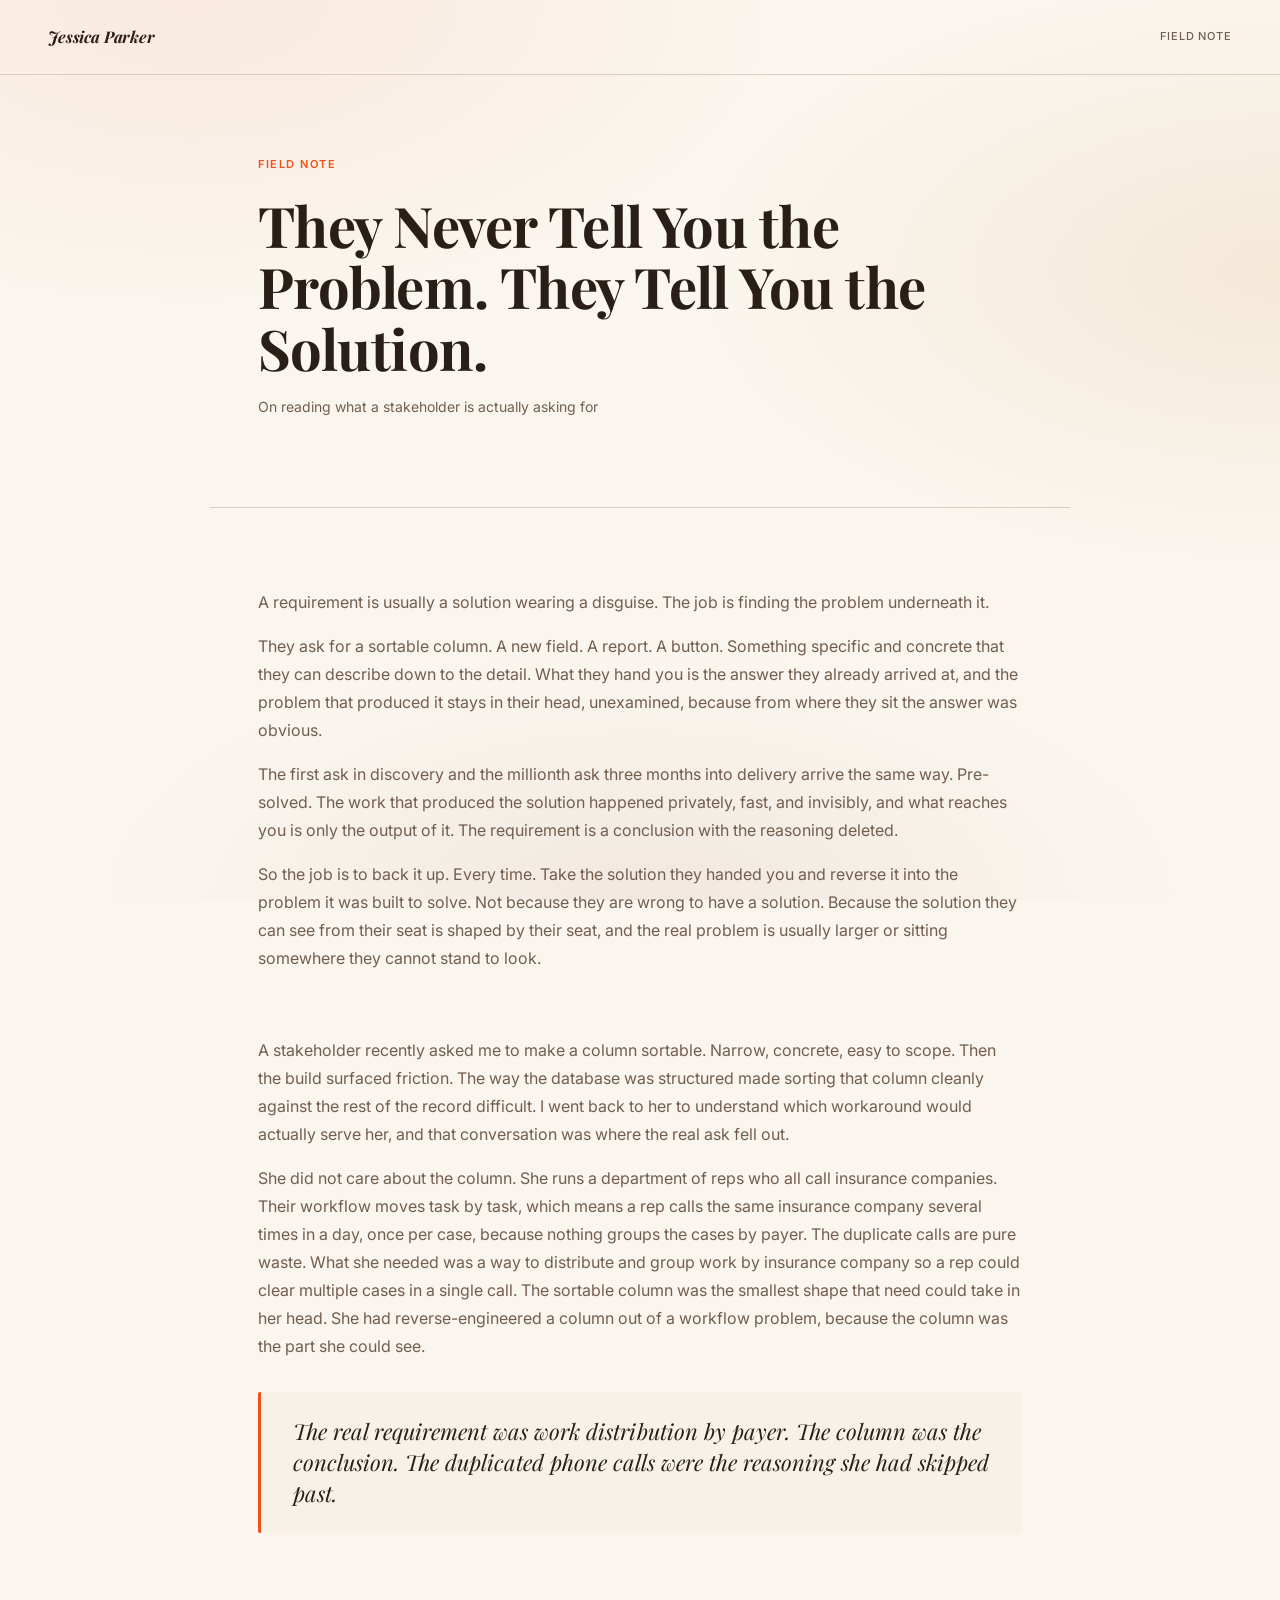
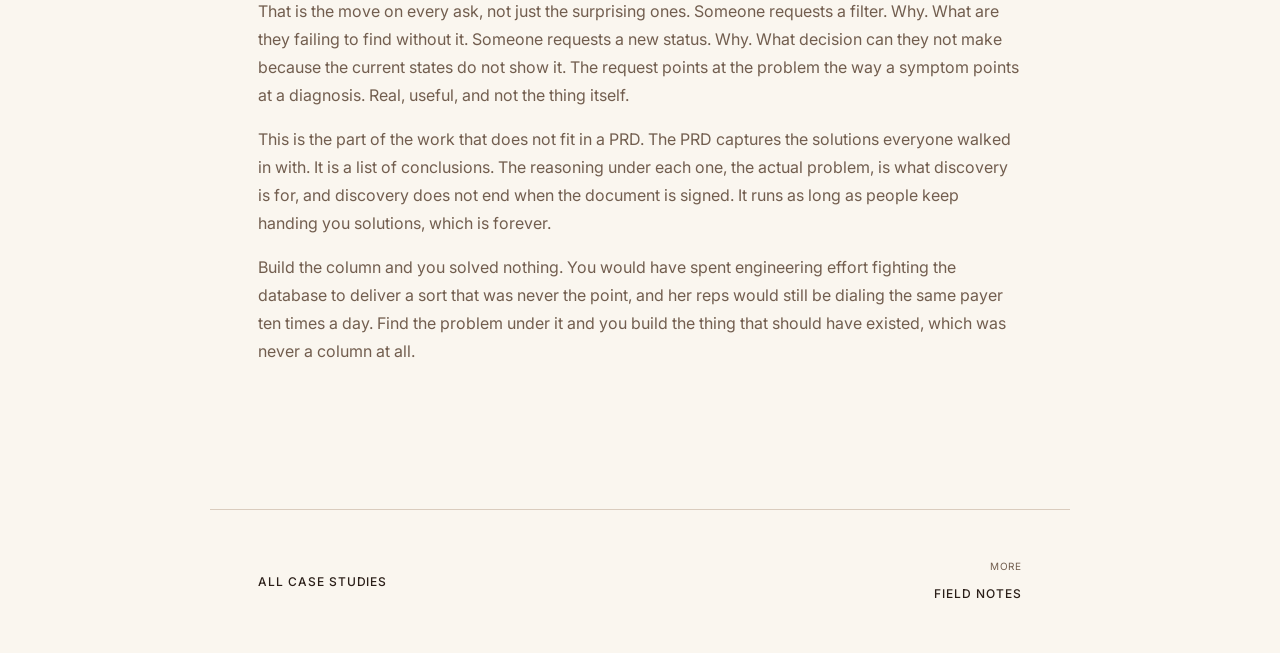
<file: notes/problem.html>
<!DOCTYPE html>
<html lang="en">
<head>
<meta charset="UTF-8">
<meta name="viewport" content="width=device-width, initial-scale=1.0">
<title>They Never Tell You the Problem — Jessica Parker</title>
<link rel="preconnect" href="https://fonts.googleapis.com">
<link rel="stylesheet" href="https://fonts.googleapis.com/css2?family=Playfair+Display:ital,wght@0,400;0,500;0,600;0,700;0,800;1,400;1,700&family=Inter:wght@300;400;500;600&family=DM+Mono:wght@400;500&display=swap">
<link rel="stylesheet" href="../style.css">

</head>
<body>

<nav>
  <a href="../index.html" class="nav-home"> Jessica Parker</a>
  <span class="nav-label">Field Note</span>
</nav>

<div class="case-header">
  <p class="case-eyebrow">Field Note</p>
  <h1>They Never Tell You the Problem. They Tell You the Solution.</h1>
  <p class="case-context-line">On reading what a stakeholder is actually asking for</p>
</div>

<div class="case-body">

  <div class="case-section">
    <p>A requirement is usually a solution wearing a disguise. The job is finding the problem underneath it.</p>
    <p>They ask for a sortable column. A new field. A report. A button. Something specific and concrete that they can describe down to the detail. What they hand you is the answer they already arrived at, and the problem that produced it stays in their head, unexamined, because from where they sit the answer was obvious.</p>
    <p>The first ask in discovery and the millionth ask three months into delivery arrive the same way. Pre-solved. The work that produced the solution happened privately, fast, and invisibly, and what reaches you is only the output of it. The requirement is a conclusion with the reasoning deleted.</p>
    <p>So the job is to back it up. Every time. Take the solution they handed you and reverse it into the problem it was built to solve. Not because they are wrong to have a solution. Because the solution they can see from their seat is shaped by their seat, and the real problem is usually larger or sitting somewhere they cannot stand to look.</p>
  </div>

  <div class="case-section">
    <p>A stakeholder recently asked me to make a column sortable. Narrow, concrete, easy to scope. Then the build surfaced friction. The way the database was structured made sorting that column cleanly against the rest of the record difficult. I went back to her to understand which workaround would actually serve her, and that conversation was where the real ask fell out.</p>
    <p>She did not care about the column. She runs a department of reps who all call insurance companies. Their workflow moves task by task, which means a rep calls the same insurance company several times in a day, once per case, because nothing groups the cases by payer. The duplicate calls are pure waste. What she needed was a way to distribute and group work by insurance company so a rep could clear multiple cases in a single call. The sortable column was the smallest shape that need could take in her head. She had reverse-engineered a column out of a workflow problem, because the column was the part she could see.</p>

    <div class="pullquote">
      <p>The real requirement was work distribution by payer. The column was the conclusion. The duplicated phone calls were the reasoning she had skipped past.</p>
    </div>
  </div>

  <div class="case-section">
    <p>That is the move on every ask, not just the surprising ones. Someone requests a filter. Why. What are they failing to find without it. Someone requests a new status. Why. What decision can they not make because the current states do not show it. The request points at the problem the way a symptom points at a diagnosis. Real, useful, and not the thing itself.</p>
    <p>This is the part of the work that does not fit in a PRD. The PRD captures the solutions everyone walked in with. It is a list of conclusions. The reasoning under each one, the actual problem, is what discovery is for, and discovery does not end when the document is signed. It runs as long as people keep handing you solutions, which is forever.</p>
    <p>Build the column and you solved nothing. You would have spent engineering effort fighting the database to deliver a sort that was never the point, and her reps would still be dialing the same payer ten times a day. Find the problem under it and you build the thing that should have existed, which was never a column at all.</p>
  </div>

</div>

<div class="nav-footer">
  <a href="../index.html"> All Case Studies</a>
  <div class="nav-next">
    <span class="nav-next-label">More</span>
    <a href="../index.html#field-notes">Field Notes </a>
  </div>
</div>

</body>
</html>
</file>
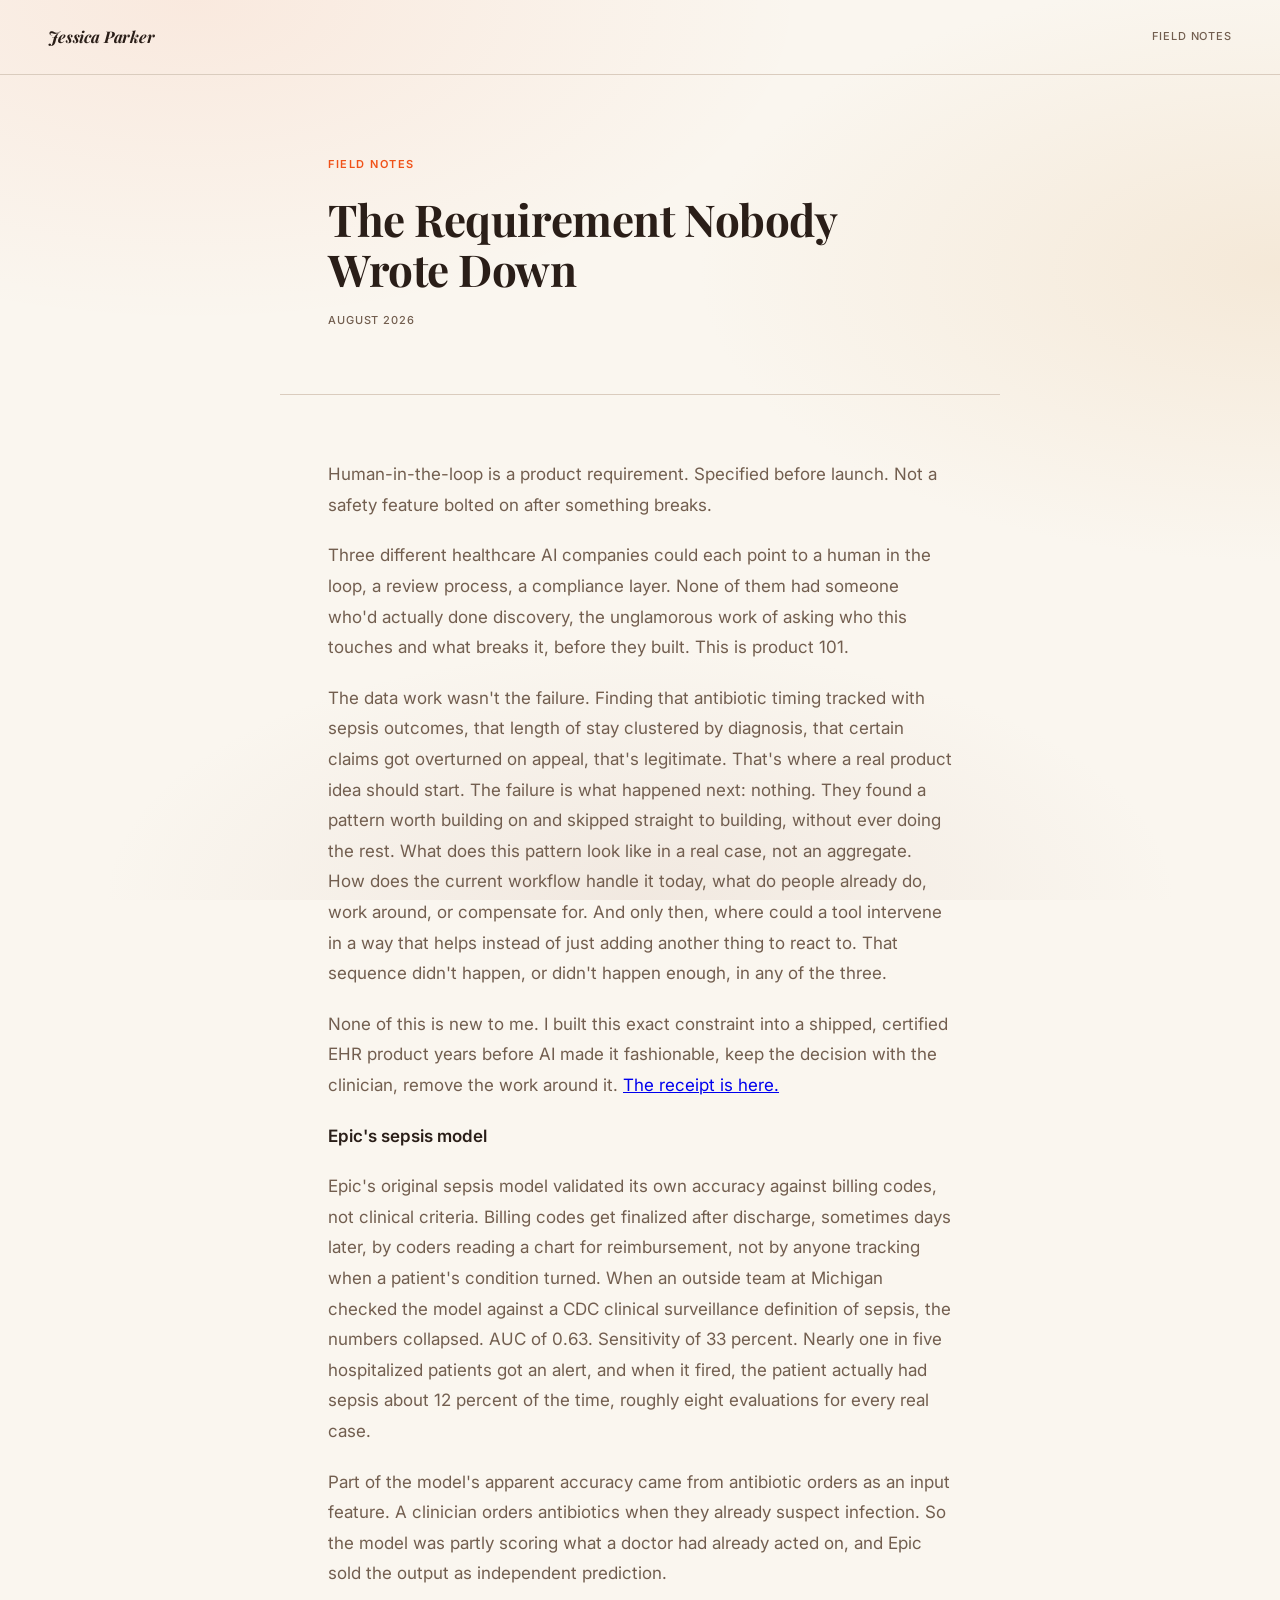
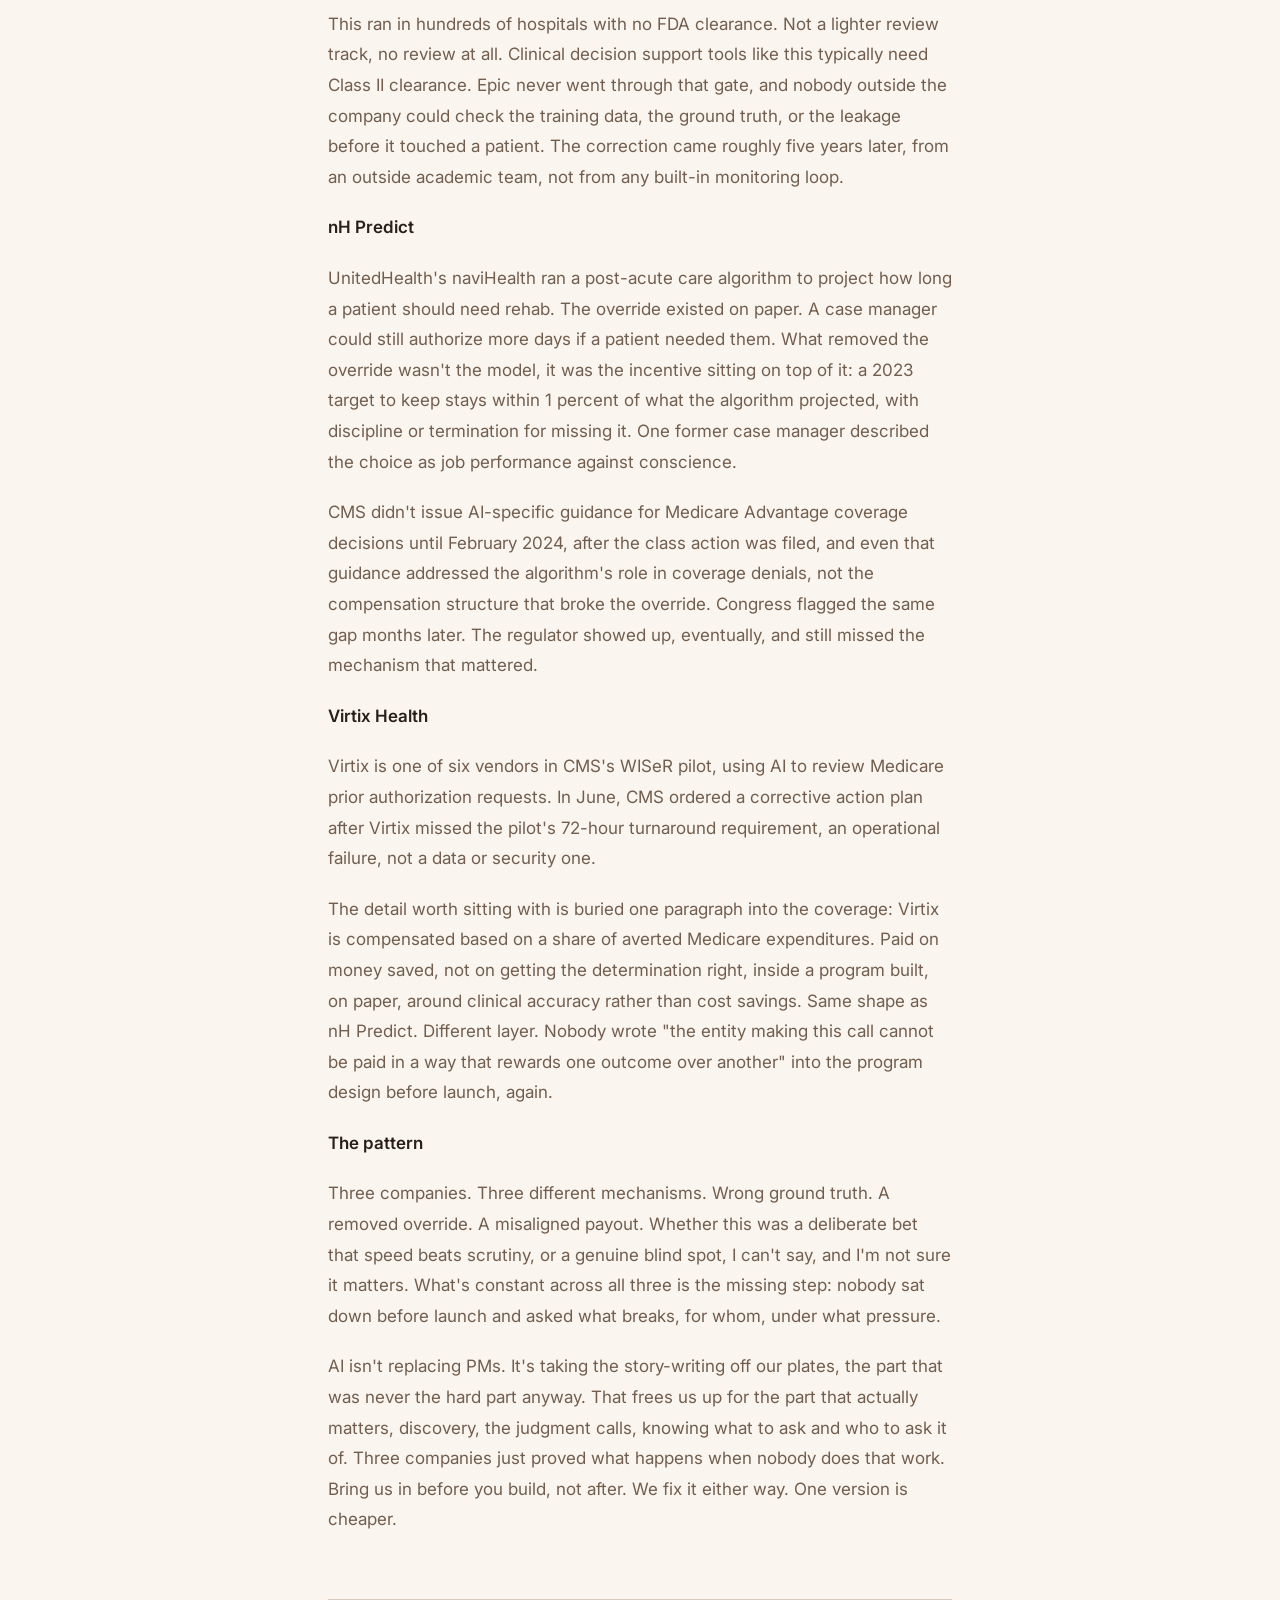
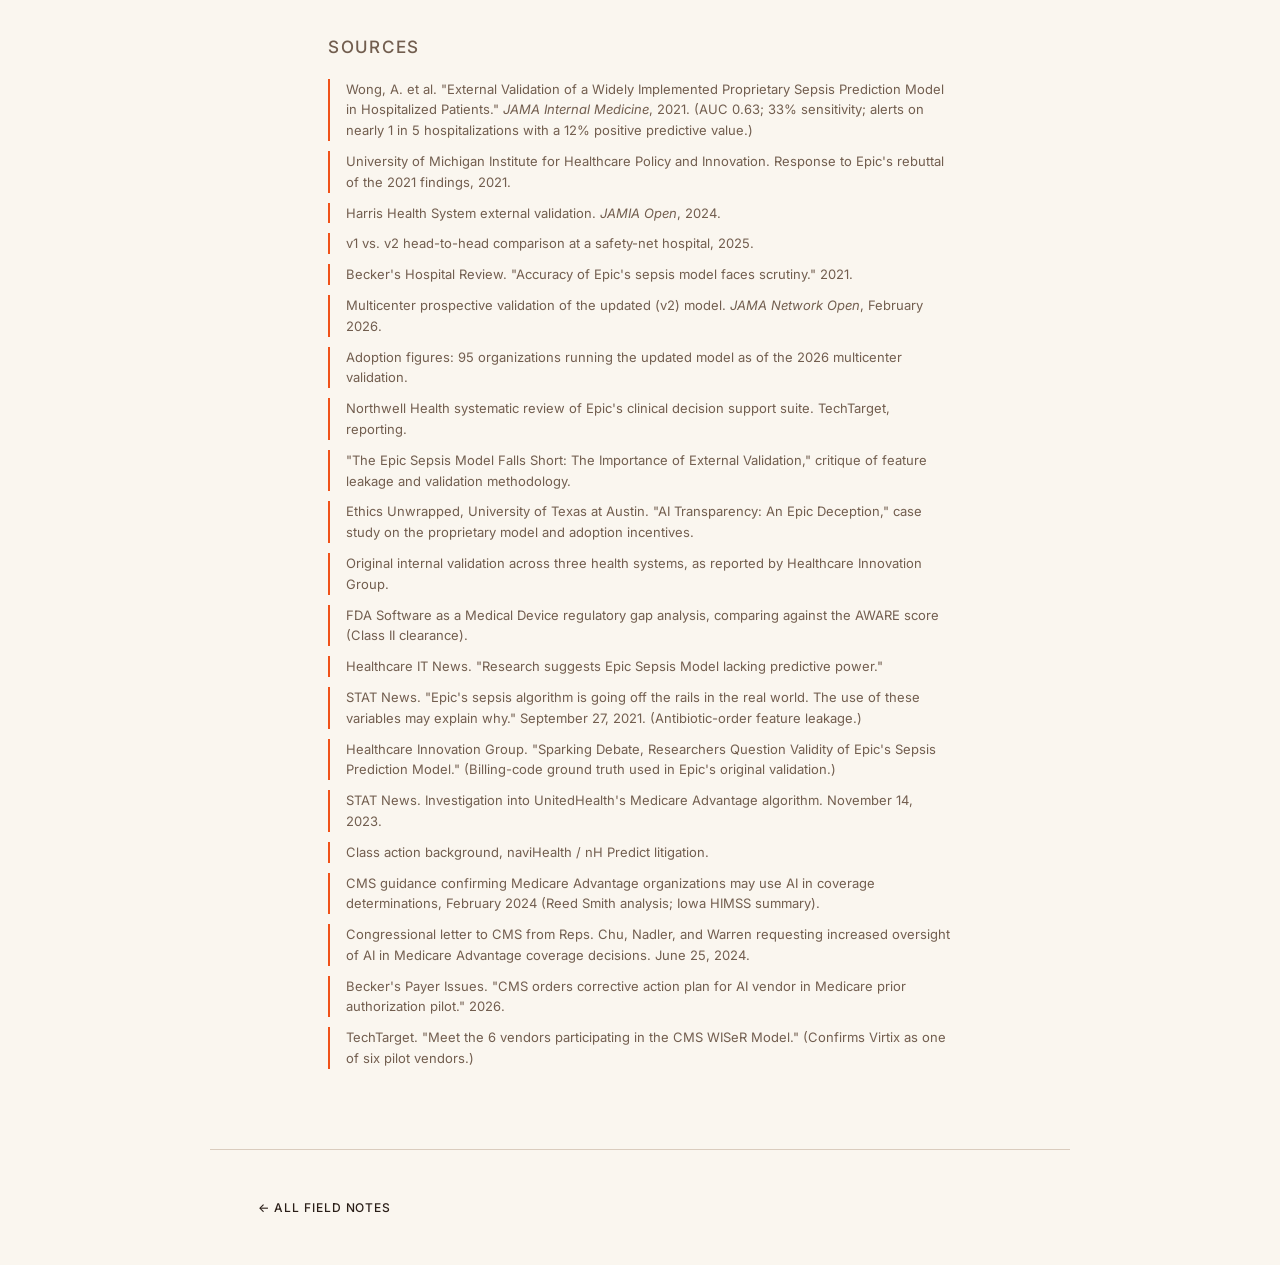
<file: notes/requirement-nobody-wrote-down.html>
<!DOCTYPE html>
<html lang="en">
<head>
<meta charset="UTF-8">
<meta name="viewport" content="width=device-width, initial-scale=1.0">
<title>The Requirement Nobody Wrote Down — Jessica Parker</title>
<link rel="preconnect" href="https://fonts.googleapis.com">
<link rel="stylesheet" href="https://fonts.googleapis.com/css2?family=Playfair+Display:ital,wght@0,400;0,500;0,600;0,700;0,800;1,400;1,700&family=Inter:wght@300;400;500;600&family=DM+Mono:wght@400;500&display=swap">
<link rel="stylesheet" href="../style.css">
</head>
<body>
<nav>
  <a href="../index.html" class="nav-home">Jessica Parker</a>
  <span class="nav-label">Field Notes</span>
</nav>
<div class="note-header">
  <p class="note-eyebrow">Field Notes</p>
  <h1>The Requirement Nobody Wrote Down</h1>
  <p class="note-date">August 2026</p>
</div>
<div class="note-body">
  <p>Human-in-the-loop is a product requirement. Specified before launch. Not a safety feature bolted on after something breaks.</p>
  <p>Three different healthcare AI companies could each point to a human in the loop, a review process, a compliance layer. None of them had someone who'd actually done discovery, the unglamorous work of asking who this touches and what breaks it, before they built. This is product 101.</p>
  <p>The data work wasn't the failure. Finding that antibiotic timing tracked with sepsis outcomes, that length of stay clustered by diagnosis, that certain claims got overturned on appeal, that's legitimate. That's where a real product idea should start. The failure is what happened next: nothing. They found a pattern worth building on and skipped straight to building, without ever doing the rest. What does this pattern look like in a real case, not an aggregate. How does the current workflow handle it today, what do people already do, work around, or compensate for. And only then, where could a tool intervene in a way that helps instead of just adding another thing to react to. That sequence didn't happen, or didn't happen enough, in any of the three.</p>
  <p>None of this is new to me. I built this exact constraint into a shipped, certified EHR product years before AI made it fashionable, keep the decision with the clinician, remove the work around it. <a href="../cases/opening.html">The receipt is here.</a></p>
  <p><strong>Epic's sepsis model</strong></p>
  <p>Epic's original sepsis model validated its own accuracy against billing codes, not clinical criteria. Billing codes get finalized after discharge, sometimes days later, by coders reading a chart for reimbursement, not by anyone tracking when a patient's condition turned. When an outside team at Michigan checked the model against a CDC clinical surveillance definition of sepsis, the numbers collapsed. AUC of 0.63. Sensitivity of 33 percent. Nearly one in five hospitalized patients got an alert, and when it fired, the patient actually had sepsis about 12 percent of the time, roughly eight evaluations for every real case.</p>
  <p>Part of the model's apparent accuracy came from antibiotic orders as an input feature. A clinician orders antibiotics when they already suspect infection. So the model was partly scoring what a doctor had already acted on, and Epic sold the output as independent prediction.</p>
  <p>This ran in hundreds of hospitals with no FDA clearance. Not a lighter review track, no review at all. Clinical decision support tools like this typically need Class II clearance. Epic never went through that gate, and nobody outside the company could check the training data, the ground truth, or the leakage before it touched a patient. The correction came roughly five years later, from an outside academic team, not from any built-in monitoring loop.</p>
  <p><strong>nH Predict</strong></p>
  <p>UnitedHealth's naviHealth ran a post-acute care algorithm to project how long a patient should need rehab. The override existed on paper. A case manager could still authorize more days if a patient needed them. What removed the override wasn't the model, it was the incentive sitting on top of it: a 2023 target to keep stays within 1 percent of what the algorithm projected, with discipline or termination for missing it. One former case manager described the choice as job performance against conscience.</p>
  <p>CMS didn't issue AI-specific guidance for Medicare Advantage coverage decisions until February 2024, after the class action was filed, and even that guidance addressed the algorithm's role in coverage denials, not the compensation structure that broke the override. Congress flagged the same gap months later. The regulator showed up, eventually, and still missed the mechanism that mattered.</p>
  <p><strong>Virtix Health</strong></p>
  <p>Virtix is one of six vendors in CMS's WISeR pilot, using AI to review Medicare prior authorization requests. In June, CMS ordered a corrective action plan after Virtix missed the pilot's 72-hour turnaround requirement, an operational failure, not a data or security one.</p>
  <p>The detail worth sitting with is buried one paragraph into the coverage: Virtix is compensated based on a share of averted Medicare expenditures. Paid on money saved, not on getting the determination right, inside a program built, on paper, around clinical accuracy rather than cost savings. Same shape as nH Predict. Different layer. Nobody wrote "the entity making this call cannot be paid in a way that rewards one outcome over another" into the program design before launch, again.</p>
  <p><strong>The pattern</strong></p>
  <p>Three companies. Three different mechanisms. Wrong ground truth. A removed override. A misaligned payout. Whether this was a deliberate bet that speed beats scrutiny, or a genuine blind spot, I can't say, and I'm not sure it matters. What's constant across all three is the missing step: nobody sat down before launch and asked what breaks, for whom, under what pressure.</p>
  <p>AI isn't replacing PMs. It's taking the story-writing off our plates, the part that was never the hard part anyway. That frees us up for the part that actually matters, discovery, the judgment calls, knowing what to ask and who to ask it of. Three companies just proved what happens when nobody does that work. Bring us in before you build, not after. We fix it either way. One version is cheaper.</p>
  <div class="note-sources">
    <p class="sources-label">Sources</p>
    <ul>
      <li>Wong, A. et al. "External Validation of a Widely Implemented Proprietary Sepsis Prediction Model in Hospitalized Patients." <em>JAMA Internal Medicine</em>, 2021. (AUC 0.63; 33% sensitivity; alerts on nearly 1 in 5 hospitalizations with a 12% positive predictive value.)</li>
      <li>University of Michigan Institute for Healthcare Policy and Innovation. Response to Epic's rebuttal of the 2021 findings, 2021.</li>
      <li>Harris Health System external validation. <em>JAMIA Open</em>, 2024.</li>
      <li>v1 vs. v2 head-to-head comparison at a safety-net hospital, 2025.</li>
      <li>Becker's Hospital Review. "Accuracy of Epic's sepsis model faces scrutiny." 2021.</li>
      <li>Multicenter prospective validation of the updated (v2) model. <em>JAMA Network Open</em>, February 2026.</li>
      <li>Adoption figures: 95 organizations running the updated model as of the 2026 multicenter validation.</li>
      <li>Northwell Health systematic review of Epic's clinical decision support suite. TechTarget, reporting.</li>
      <li>"The Epic Sepsis Model Falls Short: The Importance of External Validation," critique of feature leakage and validation methodology.</li>
      <li>Ethics Unwrapped, University of Texas at Austin. "AI Transparency: An Epic Deception," case study on the proprietary model and adoption incentives.</li>
      <li>Original internal validation across three health systems, as reported by Healthcare Innovation Group.</li>
      <li>FDA Software as a Medical Device regulatory gap analysis, comparing against the AWARE score (Class II clearance).</li>
      <li>Healthcare IT News. "Research suggests Epic Sepsis Model lacking predictive power."</li>
      <li>STAT News. "Epic's sepsis algorithm is going off the rails in the real world. The use of these variables may explain why." September 27, 2021. (Antibiotic-order feature leakage.)</li>
      <li>Healthcare Innovation Group. "Sparking Debate, Researchers Question Validity of Epic's Sepsis Prediction Model." (Billing-code ground truth used in Epic's original validation.)</li>
      <li>STAT News. Investigation into UnitedHealth's Medicare Advantage algorithm. November 14, 2023.</li>
      <li>Class action background, naviHealth / nH Predict litigation.</li>
      <li>CMS guidance confirming Medicare Advantage organizations may use AI in coverage determinations, February 2024 (Reed Smith analysis; Iowa HIMSS summary).</li>
      <li>Congressional letter to CMS from Reps. Chu, Nadler, and Warren requesting increased oversight of AI in Medicare Advantage coverage decisions. June 25, 2024.</li>
      <li>Becker's Payer Issues. "CMS orders corrective action plan for AI vendor in Medicare prior authorization pilot." 2026.</li>
      <li>TechTarget. "Meet the 6 vendors participating in the CMS WISeR Model." (Confirms Virtix as one of six pilot vendors.)</li>
    </ul>
  </div>
</div>
<div class="nav-footer">
  <a href="../index.html">← All Field Notes</a>
</div>
</body>
</html>
</file>
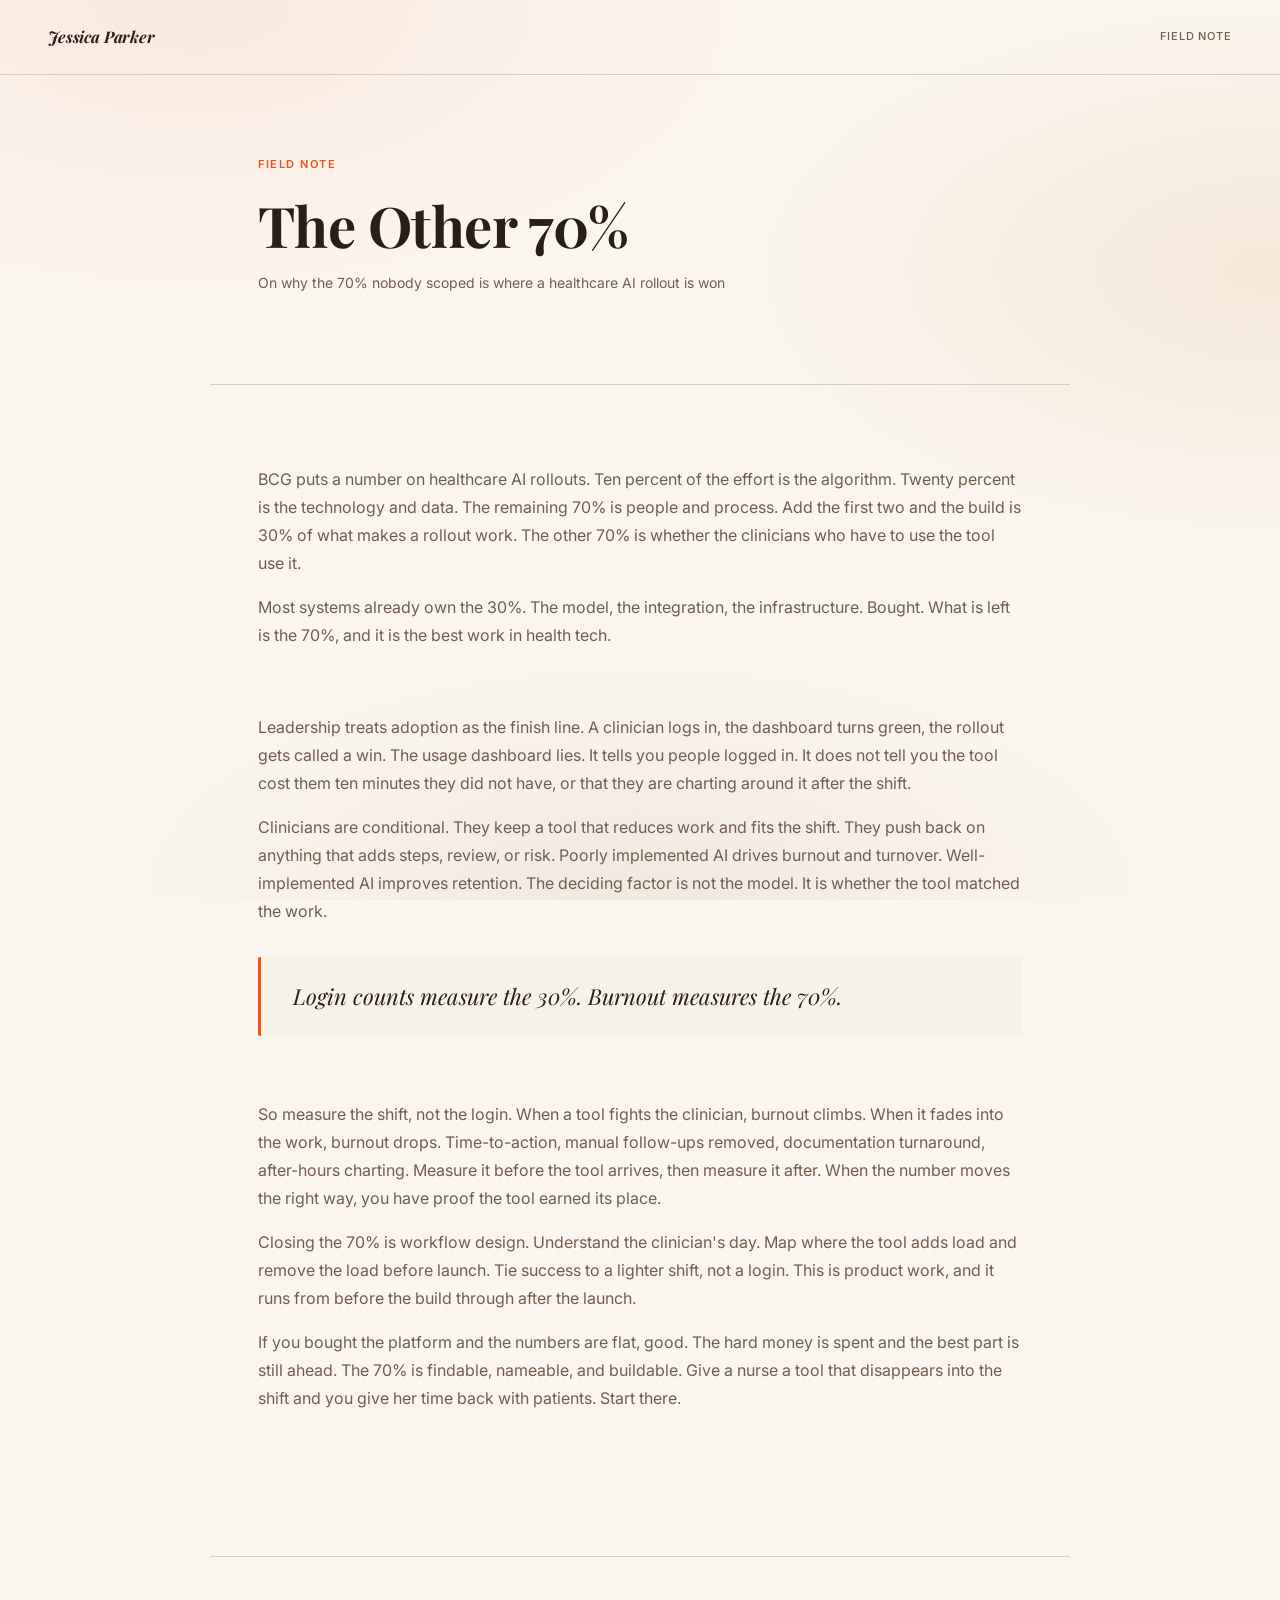
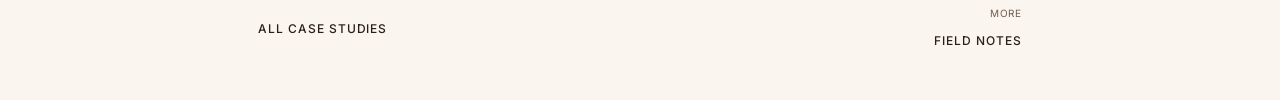
<file: notes/seventy-percent.html>
<!DOCTYPE html>
<html lang="en">
<head>
<meta charset="UTF-8">
<meta name="viewport" content="width=device-width, initial-scale=1.0">
<title>The Other 70% — Jessica Parker</title>
<link rel="preconnect" href="https://fonts.googleapis.com">
<link rel="stylesheet" href="https://fonts.googleapis.com/css2?family=Playfair+Display:ital,wght@0,400;0,500;0,600;0,700;0,800;1,400;1,700&family=Inter:wght@300;400;500;600&family=DM+Mono:wght@400;500&display=swap">
<link rel="stylesheet" href="../style.css">

</head>
<body>

<nav>
  <a href="../index.html" class="nav-home"> Jessica Parker</a>
  <span class="nav-label">Field Note</span>
</nav>

<div class="case-header">
  <p class="case-eyebrow">Field Note</p>
  <h1>The Other 70%</h1>
  <p class="case-context-line">On why the 70% nobody scoped is where a healthcare AI rollout is won</p>
</div>

<div class="case-body">

  <div class="case-section">
    <p>BCG puts a number on healthcare AI rollouts. Ten percent of the effort is the algorithm. Twenty percent is the technology and data. The remaining 70% is people and process. Add the first two and the build is 30% of what makes a rollout work. The other 70% is whether the clinicians who have to use the tool use it.</p>
    <p>Most systems already own the 30%. The model, the integration, the infrastructure. Bought. What is left is the 70%, and it is the best work in health tech.</p>
  </div>

  <div class="case-section">
    <p>Leadership treats adoption as the finish line. A clinician logs in, the dashboard turns green, the rollout gets called a win. The usage dashboard lies. It tells you people logged in. It does not tell you the tool cost them ten minutes they did not have, or that they are charting around it after the shift.</p>
    <p>Clinicians are conditional. They keep a tool that reduces work and fits the shift. They push back on anything that adds steps, review, or risk. Poorly implemented AI drives burnout and turnover. Well-implemented AI improves retention. The deciding factor is not the model. It is whether the tool matched the work.</p>

    <div class="pullquote">
      <p>Login counts measure the 30%. Burnout measures the 70%.</p>
    </div>
  </div>

  <div class="case-section">
    <p>So measure the shift, not the login. When a tool fights the clinician, burnout climbs. When it fades into the work, burnout drops. Time-to-action, manual follow-ups removed, documentation turnaround, after-hours charting. Measure it before the tool arrives, then measure it after. When the number moves the right way, you have proof the tool earned its place.</p>
    <p>Closing the 70% is workflow design. Understand the clinician's day. Map where the tool adds load and remove the load before launch. Tie success to a lighter shift, not a login. This is product work, and it runs from before the build through after the launch.</p>
    <p>If you bought the platform and the numbers are flat, good. The hard money is spent and the best part is still ahead. The 70% is findable, nameable, and buildable. Give a nurse a tool that disappears into the shift and you give her time back with patients. Start there.</p>
  </div>

</div>

<div class="nav-footer">
  <a href="../index.html"> All Case Studies</a>
  <div class="nav-next">
    <span class="nav-next-label">More</span>
    <a href="../index.html#field-notes">Field Notes </a>
  </div>
</div>

</body>
</html>
</file>
<file: style.css>
/* ================================================
   Jessica Parker Portfolio — Shared Stylesheet
   Styled to match jparkerpm.com
   ================================================ */

*, *::before, *::after { box-sizing: border-box; margin: 0; padding: 0; }

:root {
  --font-heading: 'Playfair Display', serif;
  --font-body: 'Inter', sans-serif;
  --font-mono: 'DM Mono', monospace;
  --ink: hsl(20, 28%, 13%);
  --ink-light: hsl(25, 18%, 38%);
  --paper: hsl(36, 55%, 96%);
  --card: hsl(38, 50%, 94%);
  --rule: hsl(30, 28%, 80%);
  --accent: hsl(16, 88%, 52%);
  --accent-light: hsl(34, 42%, 91%);
  --white: hsl(38, 60%, 98%);
}

html { font-size: 16px; scroll-behavior: smooth; }

body {
  background-color: var(--paper);
  background-image:
    radial-gradient(80% 60% at 15% 0%, rgba(240, 82, 25, 0.08), transparent 60%),
    radial-gradient(70% 50% at 100% 30%, rgba(235, 208, 173, 0.35), transparent 65%),
    radial-gradient(60% 40% at 50% 100%, rgba(201, 171, 156, 0.18), transparent 70%);
  background-attachment: fixed;
  color: var(--ink);
  font-family: var(--font-body);
  font-weight: 400;
  line-height: 1.6;
  -webkit-font-smoothing: antialiased;
}

/* ---- NAVIGATION ---- */
nav {
  padding: 24px 48px;
  border-bottom: 1px solid var(--rule);
  display: flex;
  justify-content: space-between;
  align-items: center;
}

.nav-home {
  font-family: var(--font-heading);
  font-size: 1rem;
  font-weight: 700;
  font-style: italic;
  color: var(--ink);
  text-decoration: none;
  letter-spacing: -0.01em;
  transition: color 0.15s ease;
}

.nav-home:hover { color: var(--accent); }

.nav-label {
  font-family: var(--font-body);
  font-size: 11px;
  color: var(--ink-light);
  letter-spacing: 0.08em;
  text-transform: uppercase;
  font-weight: 500;
}

/* ---- CASE STUDY PAGES ---- */
.case-header {
  max-width: 860px;
  margin: 0 auto;
  padding: 80px 48px 64px;
  border-bottom: 1px solid var(--rule);
}

.case-eyebrow {
  font-family: var(--font-body);
  font-size: 11px;
  letter-spacing: 0.14em;
  text-transform: uppercase;
  color: var(--accent);
  font-weight: 600;
  margin-bottom: 20px;
}

.case-header h1 {
  font-family: var(--font-heading);
  font-size: clamp(32px, 5vw, 56px);
  font-weight: 700;
  line-height: 1.1;
  letter-spacing: -0.01em;
  color: var(--ink);
  margin-bottom: 16px;
}

.case-context-line {
  font-family: var(--font-body);
  font-size: 14px;
  color: var(--ink-light);
  margin-bottom: 24px;
  font-weight: 400;
}

.case-tags {
  display: flex;
  flex-wrap: wrap;
  gap: 8px;
  margin-bottom: 48px;
}

.tag {
  font-family: var(--font-body);
  font-size: 10px;
  letter-spacing: 0.1em;
  text-transform: uppercase;
  border: 1px solid var(--rule);
  color: var(--ink-light);
  padding: 4px 10px;
  border-radius: 2px;
  font-weight: 500;
  background: transparent;
}

.case-results-bar {
  display: grid;
  grid-template-columns: repeat(auto-fit, minmax(140px, 1fr));
  gap: 2px;
  background: var(--rule);
  border: 1px solid var(--rule);
}

.result-item { background: var(--card); padding: 24px 28px; }

.result-number {
  font-family: var(--font-heading);
  font-size: 32px;
  font-weight: 700;
  color: var(--ink);
  line-height: 1;
  margin-bottom: 6px;
  letter-spacing: -0.02em;
}

.result-label {
  font-family: var(--font-body);
  font-size: 11px;
  color: var(--ink-light);
  text-transform: uppercase;
  letter-spacing: 0.08em;
  line-height: 1.4;
  font-weight: 500;
}

.case-body {
  max-width: 860px;
  margin: 0 auto;
  padding: 80px 48px;
}

.case-section { margin-bottom: 64px; }

.section-label {
  font-family: var(--font-body);
  font-size: 11px;
  letter-spacing: 0.12em;
  text-transform: uppercase;
  color: var(--accent);
  font-weight: 600;
  margin-bottom: 24px;
  padding-bottom: 16px;
  border-bottom: 1px solid var(--rule);
}

h2 {
  font-family: var(--font-heading);
  font-size: 28px;
  font-weight: 700;
  line-height: 1.2;
  letter-spacing: -0.01em;
  margin-bottom: 20px;
  color: var(--ink);
}

p { font-size: 16px; line-height: 1.75; color: var(--ink-light); font-family: var(--font-body); }
p + p { margin-top: 16px; }
p strong { color: var(--ink); font-weight: 600; }

.action-list { margin-top: 24px; display: flex; flex-direction: column; gap: 16px; }

.action-item { display: grid; grid-template-columns: 32px 1fr; gap: 16px; align-items: start; }

.action-marker {
  font-family: var(--font-body);
  font-size: 11px;
  color: var(--accent);
  font-weight: 700;
  letter-spacing: 0.05em;
  padding-top: 3px;
}

.action-text { font-size: 15px; line-height: 1.7; color: var(--ink-light); font-family: var(--font-body); }

.tradeoff-box {
  background: var(--card);
  border: 1px solid var(--rule);
  border-left: 3px solid var(--accent);
  padding: 28px 32px;
  margin-top: 24px;
  border-radius: 2px;
}

.tradeoff-label {
  font-family: var(--font-body);
  font-size: 10px;
  letter-spacing: 0.12em;
  text-transform: uppercase;
  color: var(--accent);
  font-weight: 700;
  margin-bottom: 10px;
}

.tradeoff-text { font-size: 15px; line-height: 1.7; color: var(--ink-light); font-family: var(--font-body); }

.pullquote {
  border-left: 3px solid var(--accent);
  padding: 24px 32px;
  margin: 32px 0;
  background: var(--card);
  border-radius: 2px;
}

.pullquote p {
  font-family: var(--font-heading);
  font-size: 22px;
  font-weight: 400;
  line-height: 1.4;
  color: var(--ink);
  font-style: italic;
}

/* ---- NOTES PAGES ---- */
.note-header {
  max-width: 720px;
  margin: 0 auto;
  padding: 80px 48px 64px;
  border-bottom: 1px solid var(--rule);
}

.note-eyebrow {
  font-family: var(--font-body);
  font-size: 11px;
  letter-spacing: 0.14em;
  text-transform: uppercase;
  color: var(--accent);
  font-weight: 600;
  margin-bottom: 20px;
}

.note-header h1 {
  font-family: var(--font-heading);
  font-size: clamp(28px, 4vw, 44px);
  font-weight: 700;
  line-height: 1.15;
  letter-spacing: -0.01em;
  color: var(--ink);
  margin-bottom: 16px;
}

.note-date {
  font-family: var(--font-body);
  font-size: 11px;
  letter-spacing: 0.08em;
  text-transform: uppercase;
  color: var(--ink-light);
  font-weight: 500;
}

.note-body { max-width: 720px; margin: 0 auto; padding: 64px 48px 80px; }
.note-body p { font-size: 17px; line-height: 1.8; color: var(--ink-light); }
.note-body p + p { margin-top: 20px; }
.note-body p strong { color: var(--ink); font-weight: 600; }

.note-sources { margin-top: 64px; padding-top: 32px; border-top: 1px solid var(--rule); }

.sources-label {
  font-family: var(--font-body);
  font-size: 10px;
  letter-spacing: 0.1em;
  text-transform: uppercase;
  color: var(--ink-light);
  margin-bottom: 16px;
  font-weight: 500;
}

.note-sources ul { list-style: none; display: flex; flex-direction: column; gap: 10px; }

.note-sources li {
  font-size: 13px;
  color: var(--ink-light);
  line-height: 1.6;
  padding-left: 16px;
  border-left: 2px solid var(--accent);
  font-family: var(--font-body);
}

/* ---- FOOTER NAV (case + note pages) ---- */
.nav-footer {
  border-top: 1px solid var(--rule);
  padding: 48px;
  max-width: 860px;
  margin: 0 auto;
  display: flex;
  justify-content: space-between;
  align-items: center;
  flex-wrap: wrap;
  gap: 24px;
}

.nav-footer a {
  font-family: var(--font-body);
  font-size: 12px;
  letter-spacing: 0.08em;
  text-transform: uppercase;
  color: var(--ink);
  text-decoration: none;
  font-weight: 500;
  transition: color 0.15s ease;
}

.nav-footer a:hover { color: var(--accent); }
.nav-next { text-align: right; }

.nav-next-label {
  font-size: 10px;
  color: var(--ink-light);
  display: block;
  margin-bottom: 6px;
  font-family: var(--font-body);
  letter-spacing: 0.08em;
  text-transform: uppercase;
}

/* ---- RESPONSIVE ---- */
@media (max-width: 768px) {
  nav,
  .case-header,
  .case-body,
  .note-header,
  .note-body,
  .nav-footer { padding-left: 24px; padding-right: 24px; }
  .case-results-bar { grid-template-columns: 1fr 1fr; }
  .case-header h1 { font-size: clamp(28px, 7vw, 40px); }
}
</file>
